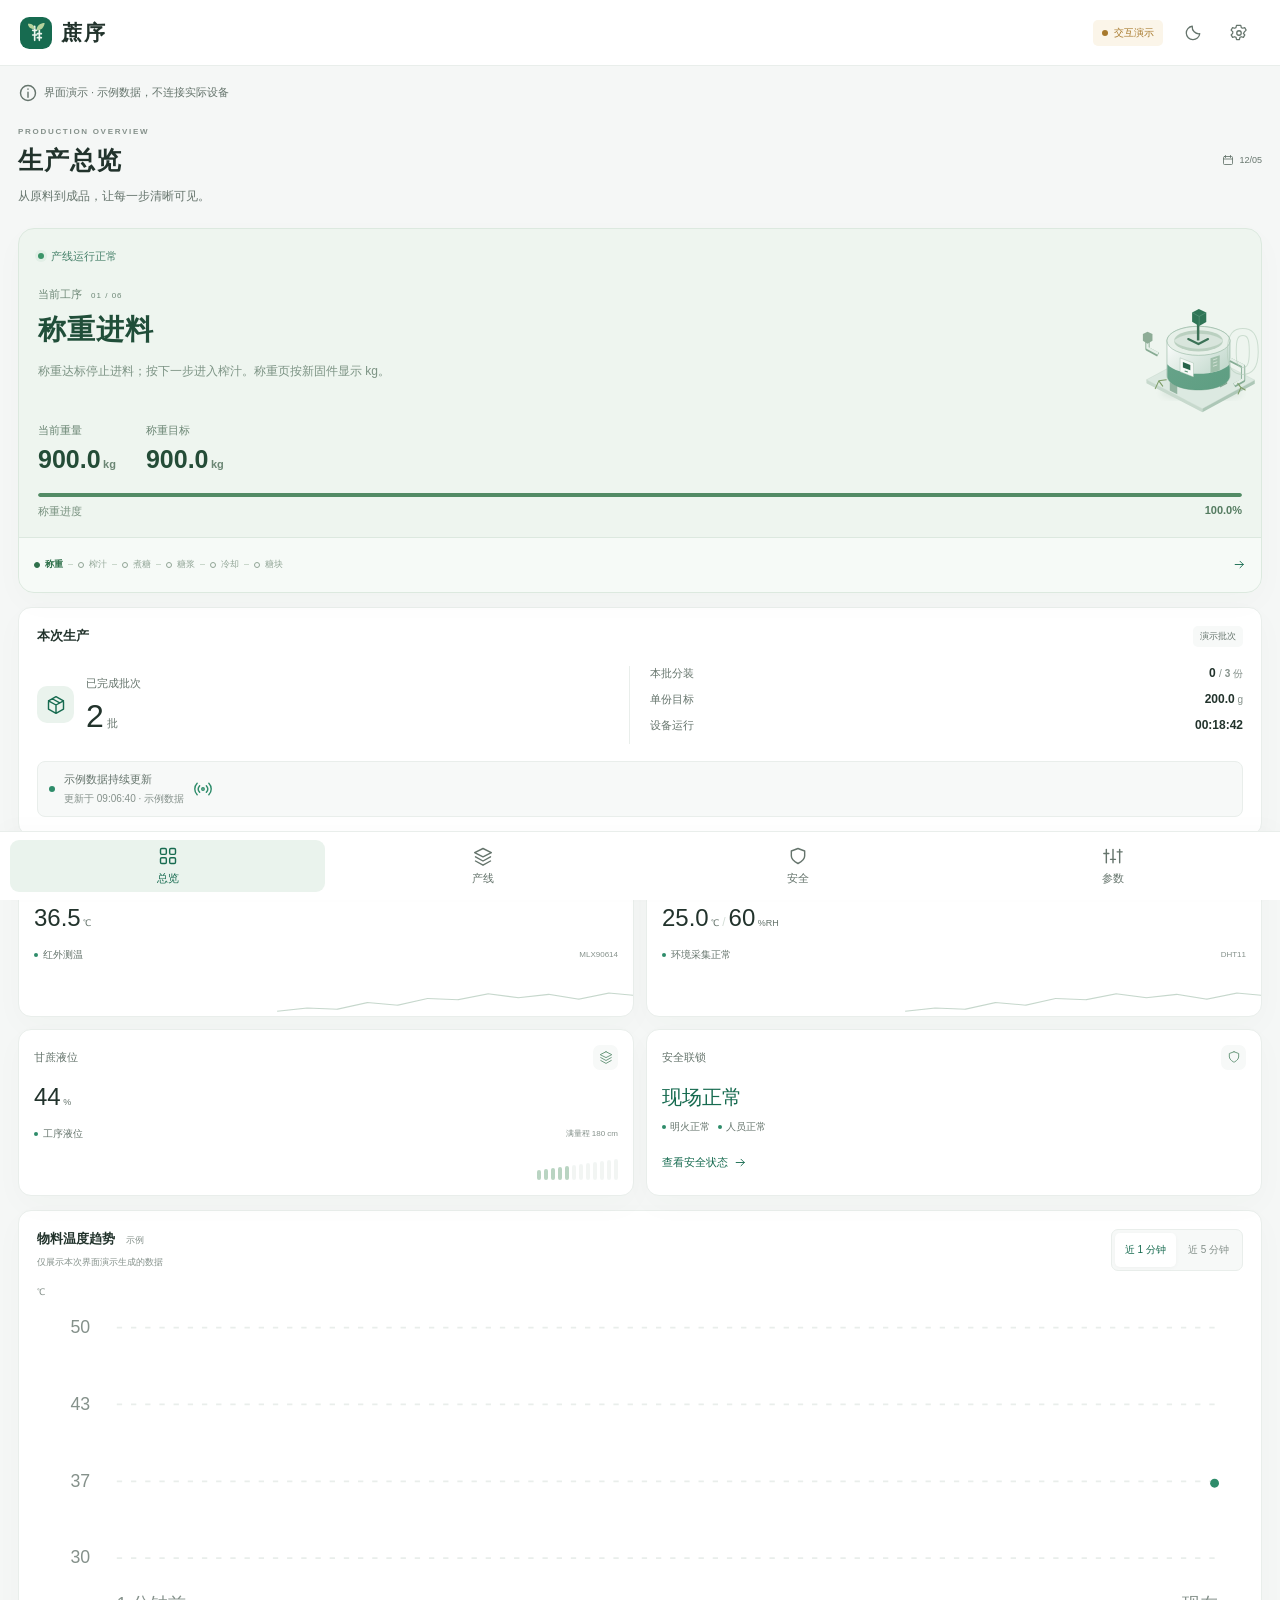
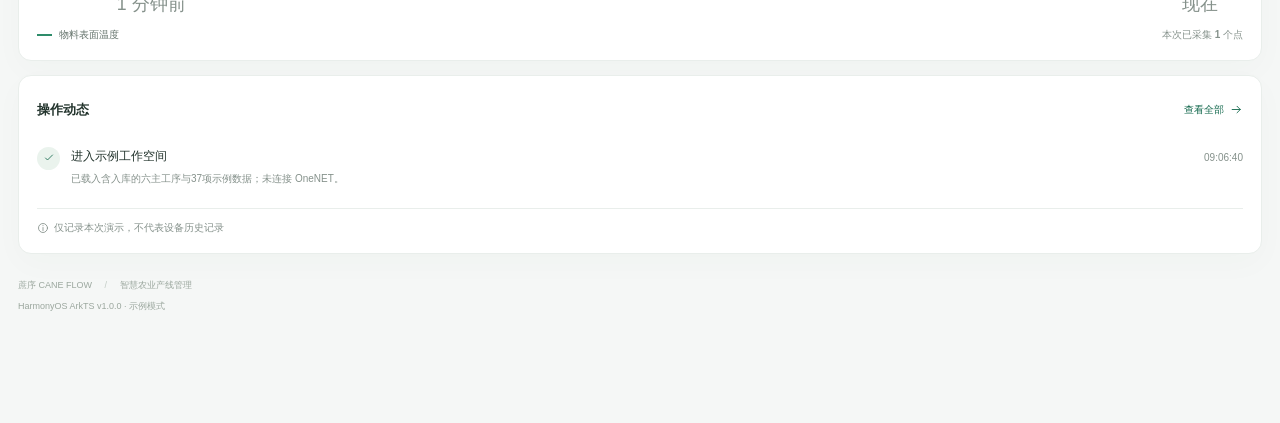
<file: harmony/ui-src/index.html>
<!doctype html>
<html lang="zh-CN">
<head>
  <meta charset="utf-8">
  <meta name="viewport" content="width=device-width,initial-scale=1,viewport-fit=cover">
  <meta name="color-scheme" content="light dark">
  <meta name="theme-color" content="#f5f7f6">
  <title>蔗序 · 鸿蒙上位机</title>
  <link rel="icon" href="./mark.svg" type="image/svg+xml">
  <link rel="stylesheet" href="./styles.css">
<meta http-equiv="Content-Security-Policy" content="default-src 'self' data:; script-src 'self' 'unsafe-inline'; style-src 'self' 'unsafe-inline'; img-src 'self' data:; connect-src 'none'; object-src 'none'; frame-src 'none'; base-uri 'none'; form-action 'none'">
</head>
<body>
  <div class="app-shell">
    <header class="topbar">
      <div class="mobile-brand"><img src="./mark.svg" alt="">蔗序</div>
      <div class="breadcrumb">甘蔗智能化管理 <span>/</span> <strong id="breadcrumb">生产总览</strong></div>
      <div class="top-actions"><span class="preview-pill"><span class="dot"></span>交互演示</span><button class="icon-button" id="theme-toggle" aria-label="切换深色模式" title="切换显示模式"><span data-icon="moon"></span></button><button class="icon-button" data-settings aria-label="打开设置"><span data-icon="settings"></span></button></div>
    </header>

    <main>
      <div class="preview-notice"><span data-icon="info"></span><span>当前为界面演示，所有数值与操作均为示例，未连接 OneNET 设备。</span><button data-settings>演示设置<span data-icon="arrow-right"></span></button></div>

      <section id="page-overview" class="page" aria-labelledby="overview-title">
        <div class="page-heading"><div><div class="eyebrow">PRODUCTION OVERVIEW</div><h1 id="overview-title">生产总览</h1><p>从原料到成品，让每一步清晰可见。</p></div><div class="heading-meta"><span data-icon="calendar"></span><span id="today"></span><span class="separator"></span><span>01 号产线</span></div></div>

        <div class="overview-top">
          <article class="production-card">
            <div class="production-copy"><div class="card-kicker"><span class="live-dot"></span><span data-bind="health">产线运行正常</span><span class="tag pale">六主工序联动</span></div><div class="stage-heading"><div><p class="small-label">当前工序 <span data-bind="stage-code">01 / 06</span></p><h2 data-bind="stage-name">称重进料</h2></div><span class="outline-number" data-bind="stage-number">01</span></div><p class="stage-description" data-bind="stage-description">称重达标后等待手动下一步，进入榨汁需再次继续运行。</p><div class="hero-metrics"><div><span>当前重量</span><strong><b data-value="weight_kg" data-digits="4">0.3240</b><small> <span data-unit="weight_kg">kg</span></small></strong></div><div><span>称重目标</span><strong><b data-value="weigh_target_kg" data-digits="4">0.5000</b><small> <span data-unit="weigh_target_kg">kg</span></small></strong></div></div><div class="weight-progress"><span id="weight-progress"></span></div><div class="progress-caption"><span>称重进度</span><strong id="weight-percent">64.8%</strong></div></div>
            <div class="production-visual" aria-hidden="true"><div class="visual-grid"></div><div class="visual-coordinate">CANE / PROCESS 01</div>
              <svg class="factory" viewBox="0 0 430 290" fill="none"><defs><linearGradient id="tank" x1="140" y1="80" x2="265" y2="225" gradientUnits="userSpaceOnUse"><stop stop-color="#fff"/><stop offset="1" stop-color="#bed6c9"/></linearGradient><linearGradient id="liquid" x1="170" y1="190" x2="260" y2="260"><stop stop-color="#4f9577"/><stop offset="1" stop-color="#1d654a"/></linearGradient><filter id="shadow"><feGaussianBlur stdDeviation="10"/></filter></defs><ellipse cx="224" cy="252" rx="115" ry="18" fill="#124930" opacity=".10" filter="url(#shadow)"/><path d="m69 215 150-80 156 81-148 81Z" fill="#dce9e1" stroke="#b9cdbf"/><path d="m69 215 158 82v10L69 225Z" fill="#c7d9cd"/><path d="m227 297 148-81v10l-148 81Z" fill="#adc7b7"/><path d="m135 202 21 11v43l-21-11Z" fill="#92b4a0"/><path d="m277 194 20-11v43l-20 11Z" fill="#7fa68f"/><path d="M127 105c0-23 40-41 89-41s89 18 89 41v98c0 23-40 41-89 41s-89-18-89-41Z" fill="url(#tank)" stroke="#87ad96" stroke-width="1.5"/><path d="M128 171v33c0 22 40 40 88 40s88-18 88-40v-33c-15 17-49 27-88 27s-73-10-88-27Z" fill="url(#liquid)" opacity=".85"/><ellipse cx="216" cy="105" rx="89" ry="41" fill="#e7f0e9" stroke="#87ad96" stroke-width="1.5"/><ellipse cx="216" cy="105" rx="69" ry="30" fill="#bad0c0"/><path d="M147 105c10-12 38-20 69-20s59 8 69 20c-10 13-38 22-69 22s-59-9-69-22Z" fill="#d8e5dc"/><path d="M215 39v65" stroke="#3c7257" stroke-width="7"/><path d="m187 100 29 14 27-14" stroke="#3c7257" stroke-width="6" stroke-linecap="round"/><path d="m198 25 19-10 21 10v27l-20 11-20-12Z" fill="#2f7556"/><path d="m198 25 20 11 20-11M218 36v27" stroke="#82b69a"/><path d="m306 159 36 18v40l-25 14" stroke="#85ac94" stroke-width="12" stroke-linejoin="round"/><path d="m306 156 36 18v40l-25 14" stroke="#e5efe8" stroke-width="7" stroke-linejoin="round"/><path d="M102 144 72 128v-25" stroke="#86aa92" stroke-width="12" stroke-linejoin="round"/><path d="M102 141 72 125v-25" stroke="#e5efe8" stroke-width="7" stroke-linejoin="round"/><path d="m59 86 13-7 14 7v19l-14 8-13-8Z" fill="#8dac96"/><path d="m164 153 38 15v39l-38-15Z" fill="#f7faf7" stroke="#8cae98"/><path d="m172 165 21 8v15l-21-8Z" fill="#276349"/><path d="m177 190 9 3" stroke="#599475" stroke-width="3"/><path d="m250 154 26-8v42l-26 8Z" fill="#9fbfaa"/><path d="m257 159 12-4m-12 13 12-4m-12 13 12-4" stroke="#e4eee6" stroke-width="2"/><path d="m94 240 10-22m0 0 11 15m-11-15 21-3" stroke="#7d9c67" stroke-width="3" stroke-linecap="round"/><path d="m328 255 8-18m0 0 12 7m-12-7-9-12" stroke="#7d9c67" stroke-width="3" stroke-linecap="round"/></svg>
              <span class="visual-callout top"><span class="dot"></span>感知 · 实时采集</span><span class="visual-callout bottom"><span data-icon="shield"></span>安全联锁保护</span>
            </div>
            <footer class="production-footer"><div class="pipeline-mini" id="pipeline-mini"></div><button class="text-button" data-page="production">查看产线<span data-icon="arrow-right"></span></button></footer>
          </article>

          <article class="panel batch-card"><div class="panel-title"><h2>本次生产</h2><span class="tag">演示批次</span></div><div class="batch-main"><div class="batch-icon" data-icon="package"></div><div><span class="small-label">已完成批次</span><strong><span data-value="batch_count">2</span><small> 批</small></strong></div></div><div class="batch-row"><span>本批分装</span><strong><b data-value="fill_count">0</b> <small>/ <b data-value="fill_total">3</b> 份</small></strong></div><div class="portion-dots" id="portion-dots"></div><div class="batch-row"><span>单份目标</span><strong><b data-value="fill_target_kg" data-digits="4">0.0250</b><small> <span data-unit="fill_target_kg">g</span></small></strong></div><div class="batch-row"><span>设备运行</span><strong id="uptime">00:18:42</strong></div><div class="connection-strip"><span class="dot"></span><div><strong>示例数据持续更新</strong><small id="sync-caption">每 3 秒更新 · 非云端数据</small></div><span data-icon="radio"></span></div></article>
        </div>

        <div class="metric-grid">
          <article class="metric-card"><div class="metric-top"><span>物料表面温度</span><i data-icon="thermometer"></i></div><strong><b data-value="object_temperature" data-digits="1">36.5</b><small> ℃</small></strong><div class="metric-caption"><span class="status-dot green"></span>红外测温 <span class="right-muted">MLX90614</span></div><div class="sparkline" data-spark="temp"></div></article>
          <article class="metric-card"><div class="metric-top"><span>入库环境温湿度</span><i data-icon="droplet"></i></div><strong><b data-value="air_temperature" data-digits="1">25.0</b><small> ℃</small><em>/</em><b data-value="air_humidity" data-digits="0">60</b><small> %RH</small></strong><div class="metric-caption"><span class="status-dot green"></span>环境采集正常 <span class="right-muted">DHT11</span></div><div class="sparkline" data-spark="air"></div></article>
          <article class="metric-card"><div class="metric-top"><span>甘蔗液位</span><i data-icon="layers"></i></div><strong><b data-value="hopper_level">44</b><small> %</small></strong><div class="metric-caption"><span class="status-dot green"></span>工序液位 <span class="right-muted">满量程 180 cm</span></div><div class="level-bars" aria-hidden="true"></div></article>
          <article class="metric-card"><div class="metric-top"><span>安全联锁</span><i data-icon="shield"></i></div><strong class="safety-word" data-bind="safety">现场正常</strong><div class="safety-chips"><span id="fire-chip"><span class="dot"></span>明火正常</span><span id="person-chip"><span class="dot"></span>人员正常</span></div><button class="text-button" data-page="alarms">查看安全状态<span data-icon="arrow-right"></span></button></article>
        </div>

        <div class="overview-bottom"><article class="panel trend-panel"><div class="panel-title"><div><h2>物料温度趋势 <small>示例</small></h2><p>仅展示本次界面演示生成的数据</p></div><div class="segmented" id="chart-period"><button data-period="60" class="active">近 1 分钟</button><button data-period="300">近 5 分钟</button></div></div><div class="chart-wrap"><div class="chart-unit">℃</div><svg id="trend-chart" viewBox="0 0 680 180" role="img" aria-label="本次演示的物料温度折线图"></svg><div id="chart-empty" hidden>等待本次演示采样</div></div><div class="chart-legend"><span class="legend-line"></span>物料表面温度<span class="muted">本次已采集 <b id="sample-count">1</b> 个点</span></div></article><article class="panel events-panel"><div class="panel-title"><h2>操作动态</h2><button class="text-button" data-page="alarms">查看全部<span data-icon="arrow-right"></span></button></div><div id="overview-events" class="event-list"></div><div class="events-note"><span data-icon="info"></span>仅记录本次演示，不代表设备历史记录</div></article></div>
      </section>

      <section id="page-production" class="page" hidden aria-labelledby="production-title"><div class="page-heading"><div><div class="eyebrow">PROCESS & CONTROL</div><h1 id="production-title">产线控制</h1><p>由你控制答辩节奏：按下一步才切换工序，冷却后进入糖块入库，再由现场手动开始下一批。</p></div><span class="tag large" data-bind="run-state">流程运行中</span></div><div class="panel process-panel"><div class="panel-title"><h2>六主工序进度</h2><span class="small-label">01 号产线</span></div><div class="stage-track" id="stage-track"></div></div><div class="production-layout"><article class="panel process-detail"><div class="panel-title"><h2 data-bind="stage-name">称重进料</h2><span class="tag pale">当前工序</span></div><p class="muted" data-bind="stage-description"></p><div class="process-reading"><span id="process-reading-label">当前净重</span><strong id="process-reading">0.3240 <small>kg</small></strong><p id="process-target">目标 0.5000 kg</p></div><div class="control-actions"><button class="button primary" id="run-button" data-command="toggle-run"><span data-icon="pause"></span>暂停流程</button><button class="button secondary" data-command="tare"><span data-icon="scale"></span>空载去皮</button><button class="button primary" id="advance-button" data-command="next-stage"><span data-icon="arrow-right"></span>下一步</button></div><div class="inline-note"><span data-icon="shield"></span>手动推进：达标不自动跳工序，进入榨汁后需再次继续运行；提纯开阀及入库下一批需现场操作。</div></article><article class="panel"><div class="panel-title"><h2>执行器反馈</h2><span class="tag">示例遥测</span></div><div id="actuators" class="actuator-list"></div><div class="inline-note">单风扇：运行时60%通风；煮糖>105℃或冷却>45℃时高速；暂停停转。</div></article></div><article class="panel command-panel"><div class="panel-title"><h2>最近操作回执</h2><span class="small-label">演示操作 · 不发送至实际设备</span></div><div id="command-status" class="command-status"><span data-icon="terminal"></span><div><strong>等待操作</strong><p>点击控制按钮后，查看请求与返回结果。</p></div></div></article><details class="panel telemetry-panel"><summary>全部设备数据 <span>37 项 · 按功能分组</span><i data-icon="chevron-down"></i></summary><div id="telemetry-groups"></div></details></section>

      <section id="page-alarms" class="page" hidden aria-labelledby="alarms-title"><div class="page-heading"><div><div class="eyebrow">SAFETY & EVENTS</div><h1 id="alarms-title">安全与报警</h1><p>报警触发自动进入本页，确认操作不会消除现场危险。</p></div><button class="button secondary" data-command="ack_alarm"><span data-icon="check"></span>确认报警</button></div><article class="safety-banner" id="safety-banner"><span class="safety-emblem" data-icon="shield-check"></span><div><h2 data-bind="safety">现场正常</h2><p id="safety-description">当前无安全联锁，保护逻辑持续生效。</p></div><span class="tag" id="alarm-count">0 项异常</span></article><div class="safety-grid" id="safety-grid"></div><article class="panel"><div class="panel-title"><h2>本次事件记录</h2><div class="segmented" id="event-filter"><button class="active" data-filter="all">全部</button><button data-filter="alarm">报警</button><button data-filter="command">操作</button></div></div><div id="all-events" class="event-list full-events"></div></article></section>

      <section id="page-parameters" class="page" hidden aria-labelledby="parameters-title"><div class="page-heading"><div><div class="eyebrow">TARGET PARAMETERS</div><h1 id="parameters-title">工艺参数</h1><p>暂停后可下发；称重以kg、分装以g显示，提交时自动换算云协议值。</p></div><span class="tag" id="parameter-lock">运行中锁定</span></div><form id="target-form" class="panel parameters-panel" novalidate><div class="panel-title"><h2>目标设定</h2><span class="small-label">4 项可配置参数</span></div><div class="parameter-fields"><label class="parameter-field"><span class="field-title"><i data-icon="scale"></i>进料称重目标</span><span class="number-field"><input id="weigh-target" name="weigh_target_kg" type="number" inputmode="decimal" min="100" max="3000" step="1" value="900"><span>kg</span></span><small>100～3000 kg · 步长 1 kg</small><span class="current-target">设备回报：<b data-value="weigh_target_kg" data-digits="4"></b> <span data-unit="weigh_target_kg">kg</span></span></label><label class="parameter-field"><span class="field-title"><i data-icon="package"></i>每份分装目标</span><span class="number-field"><input id="fill-target" name="fill_target_kg" type="number" inputmode="decimal" min="10" max="200" step="1" value="200"><span>g</span></span><small>10～200 g · 步长 1 g（上限固定）</small><span class="current-target">设备回报：<b data-value="fill_target_kg" data-digits="4"></b> <span data-unit="fill_target_kg">g</span></span></label><label class="parameter-field"><span class="field-title"><i data-icon="thermometer"></i>煮糖目标温度</span><span class="number-field"><input id="boil-target" name="boil_target_c" type="number" inputmode="numeric" min="20" max="200" step="1" value="102"><span>℃</span></span><small>20～200 ℃ · 步长 1 ℃</small><span class="current-target">设备回报：<b data-value="boil_target_c" data-digits="1"></b> ℃</span></label><label class="parameter-field"><span class="field-title"><i data-icon="snowflake"></i>冷却目标温度</span><span class="number-field"><input id="cool-target" name="cool_target_c" type="number" inputmode="numeric" min="10" max="90" step="1" value="45"><span>℃</span></span><small>10～90 ℃ · 步长 1 ℃</small><span class="current-target">设备回报：<b data-value="cool_target_c" data-digits="1"></b> ℃</span></label></div><div class="form-feedback" id="parameter-feedback" role="status">请先在产线页暂停流程，再修改目标值。</div><div class="form-footer"><button type="button" class="button secondary" id="restore-parameters">恢复设备当前值</button><button class="button primary" id="save-parameters" type="submit"><span data-icon="send"></span>下发目标参数</button></div></form><article class="panel parameter-explanation"><span data-icon="info"></span><div><h3>参数与安全规则</h3><p>提纯从45%下降至10%，需现场按PC13开启过滤阀；手机不提供未经固件支持的开阀命令。参数下发成功与设备遥测回报分开显示；界面不会把点击按钮当作设备已执行。</p><p>入料闸门、液体闸门与工艺电机按当前子步骤联动；工序达标后仍需手动按下一步。冷却风扇实际阈值固定45℃，冷却目标参数不会改变该阈值。分装上限固定200g，手机将目标限制为10～200g。</p></div></article></section>
      <footer class="app-footer"><span>蔗序 CANE FLOW <span class="footer-line">/</span> 智慧农业产线管理</span><span>HarmonyOS ArkTS v1.0.0 · 示例模式</span></footer>
    </main>
  </div>
  <nav class="bottom-nav" aria-label="移动端主导航"></nav>

  <dialog id="settings-dialog" class="settings-dialog"><div class="dialog-header"><div><div class="eyebrow">WORKSPACE SETTINGS</div><h2>显示与连接设置</h2></div><button class="icon-button" data-close="settings-dialog" aria-label="关闭设置"><span data-icon="x"></span></button></div><div class="dialog-body"><div class="settings-section"><h3>数据来源</h3><div class="source-card"><span class="source-icon" data-icon="monitor"></span><div><strong id="source-title">交互演示模式</strong><p id="source-detail">不连接实际设备，不发送云命令。</p></div><span class="tag pale" id="source-tag">演示</span></div><dl class="connection-details"><div><dt>目标云平台</dt><dd>OneNET</dd></div><div><dt>产品 / 设备</dt><dd id="device-label">F0v8J7x9tw / dev1</dd></div><div><dt>真实连接</dt><dd class="muted" id="real-status">尚未启用</dd></div></dl><p class="settings-note">无需注册账号。真实连接使用产品级临时 API token，由鸿蒙 HUKS 加密保存；设备密钥不写入网页或 HAP。</p></div><div class="settings-section"><button id="native-config" class="button primary reset-button">配置 OneNET 连接</button><button id="refresh-cloud" class="button secondary reset-button">刷新设备数据</button><h3 style="margin-top:24px">显示偏好</h3><div class="setting-row"><div><strong>深色模式</strong><p>仅改变手机显示，不修改设备屏幕</p></div><button class="switch" id="dark-switch" role="switch" aria-checked="false" aria-label="深色模式"></button></div><div class="setting-row"><div><strong>中文操作播报</strong><p>鸿蒙原生中文语音，开启后播报页面与操作</p></div><button class="switch" id="speech-switch" role="switch" aria-checked="false" aria-label="中文操作播报"></button></div></div><div class="settings-section" id="demo-tools"><h3>答辩演示工具</h3><p class="settings-note">以下操作仅改变本页面的示例数据。</p><div class="scenario-grid"><button data-scenario="normal"><span data-icon="shield-check"></span>恢复正常</button><button data-scenario="fire"><span data-icon="flame"></span>明火报警</button><button data-scenario="stale"><span data-icon="wifi-off"></span>数据过期</button><button data-scenario="timeout"><span data-icon="clock"></span>下次命令超时</button></div><div class="setting-row"><div><strong>工序演示</strong><p>切换示例工序以检查各页布局</p></div><button class="button secondary small" id="next-stage">下一工序<span data-icon="arrow-right"></span></button></div><button class="button secondary reset-button" id="reset-demo"><span data-icon="refresh"></span>重置本次演示</button></div></div><footer class="dialog-footer"><span>显示偏好保存在本机 · 无个人资料</span><button class="button primary small" data-close="settings-dialog">完成</button></footer></dialog>
  <dialog id="confirm-dialog" class="confirm-dialog"><div class="confirm-icon" data-icon="shield"></div><h2 id="confirm-title">确认操作</h2><p id="confirm-text"></p><div class="confirm-buttons"><button class="button secondary" data-close="confirm-dialog">取消</button><button class="button primary" id="confirm-action">确认</button></div></dialog>
  <div id="toast" class="toast" role="status" aria-live="polite"></div>
  <script src="./data-contract.js"></script>
  <script src="./device-profile.js"></script>
  <script src="./app.js"></script>
</body>
</html>
</file>
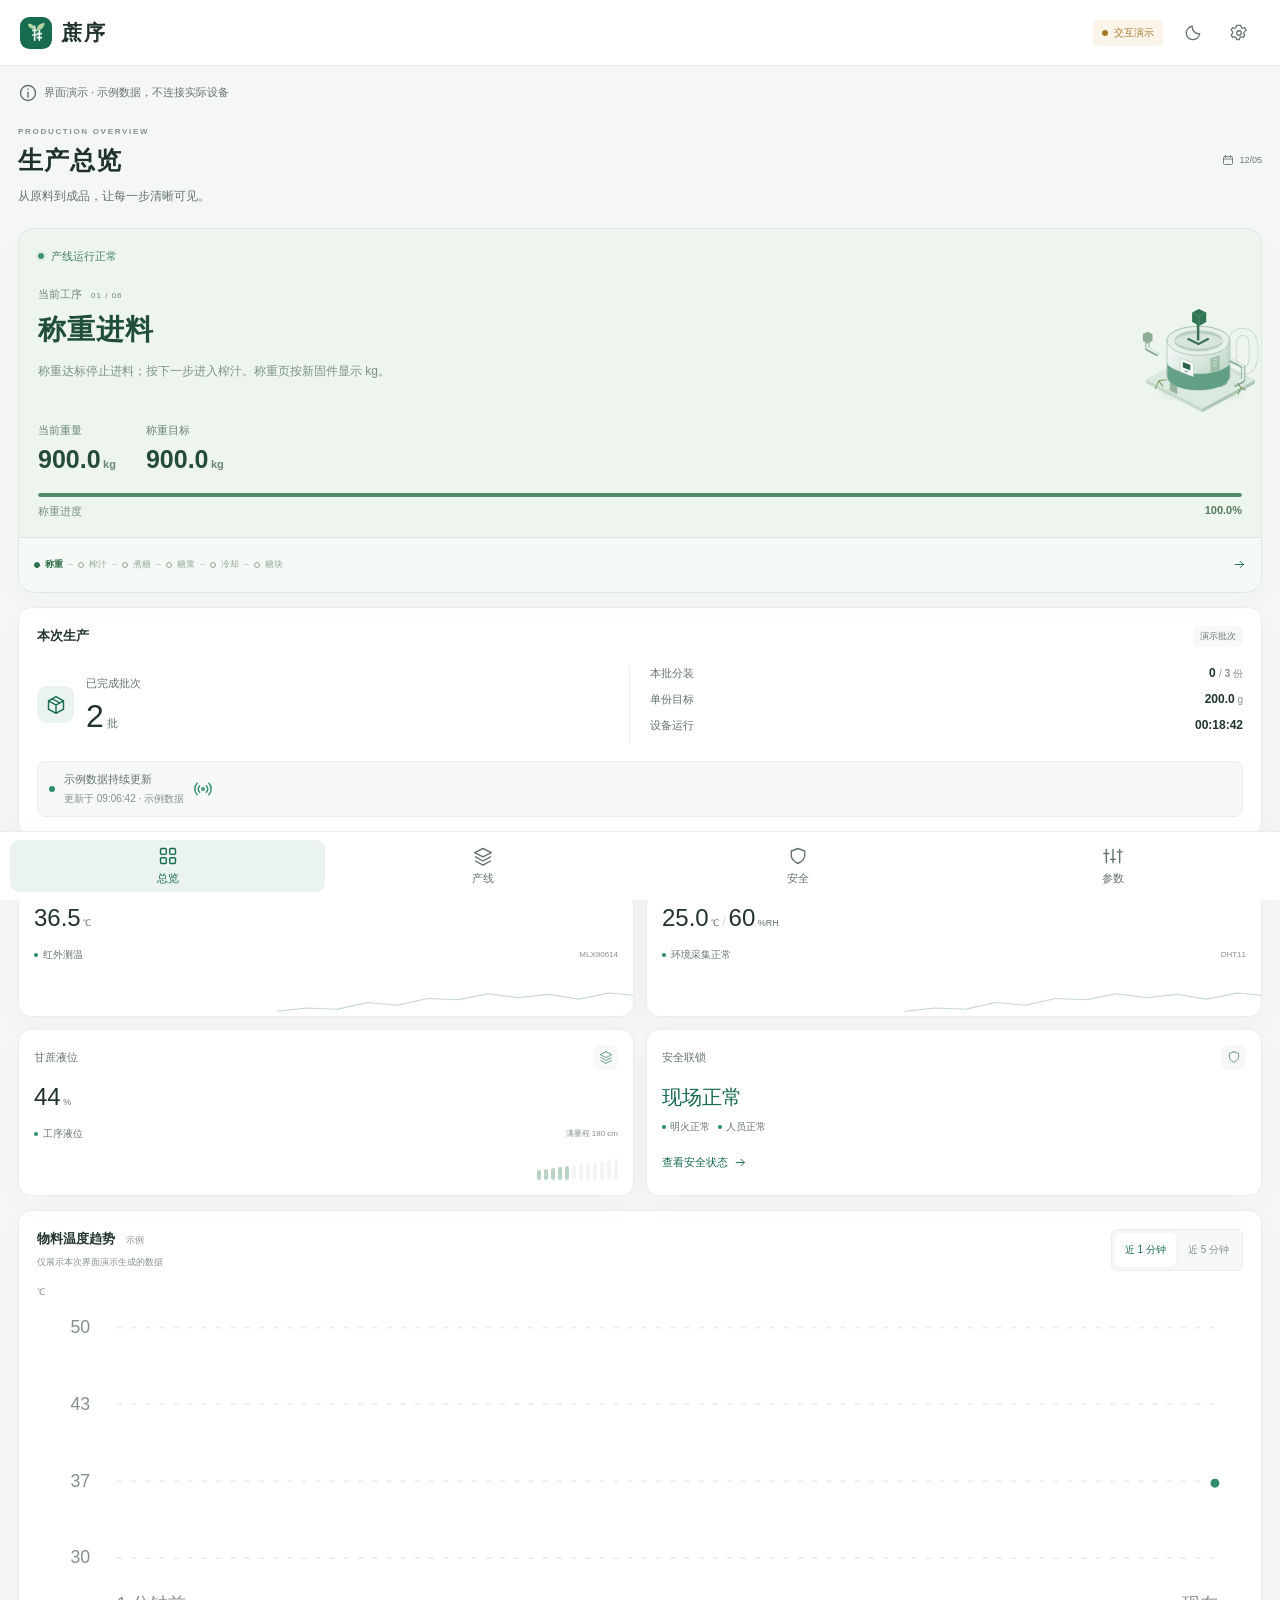
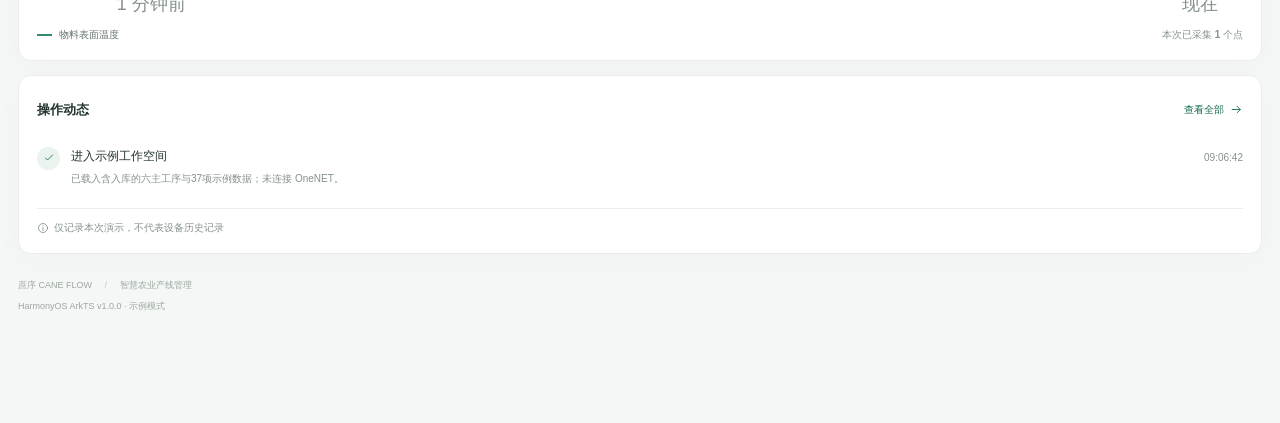
<file: harmony/entry/src/main/resources/rawfile/ui/index.html>
<!doctype html>
<html lang="zh-CN">
<head>
  <meta charset="utf-8">
  <meta name="viewport" content="width=device-width,initial-scale=1,viewport-fit=cover">
  <meta name="color-scheme" content="light dark">
  <meta name="theme-color" content="#f5f7f6">
  <title>蔗序 · 鸿蒙上位机</title>
  <link rel="icon" href="data:image/svg+xml,%3Csvg%20xmlns%3D%22http%3A%2F%2Fwww.w3.org%2F2000%2Fsvg%22%20viewBox%3D%220%200%2048%2048%22%20fill%3D%22none%22%3E%3Crect%20width%3D%2248%22%20height%3D%2248%22%20rx%3D%2214%22%20fill%3D%22%23176b50%22%2F%3E%3Cpath%20d%3D%22M22%2035V14m7%2021V20M19%2020h6m-6%207h6m1-2h6m-6%206h6%22%20stroke%3D%22%23ecf5ee%22%20stroke-width%3D%222.5%22%20stroke-linecap%3D%22round%22%2F%3E%3Cpath%20d%3D%22M22%2018c-8%200-10-5-10-8%207%200%2010%203%2010%208Zm3%202c0-8%206-11%2012-11-1%207-5%2011-12%2011Z%22%20fill%3D%22%23b5d39d%22%2F%3E%3C%2Fsvg%3E%0A" type="image/svg+xml">
  <style>
@charset "UTF-8";
:root{color-scheme:light;--bg:#f5f7f6;--surface:#fff;--surface2:#f7f9f8;--text:#22332c;--muted:#85918b;--secondary:#65746c;--line:#e9eeeb;--green:#176b50;--green2:#2e8c6a;--tint:#eaf3ed;--yellow:#a7792c;--yellow-bg:#fbf5e9;--red:#c4524e;--red-bg:#fceeed;--shadow:0 10px 32px #25453106;--radius:16px}
*{box-sizing:border-box}body{margin:0;background:var(--bg);color:var(--text);font-family:Inter,"Segoe UI","Microsoft YaHei",sans-serif;font-size:14px;-webkit-font-smoothing:antialiased}button,input{font:inherit}button,a,input{-webkit-tap-highlight-color:transparent}button{cursor:pointer}button{color:inherit}button:disabled{cursor:not-allowed;opacity:.48}a{color:inherit;text-decoration:none}button{border:0;background:none}button:focus-visible,a:focus-visible,summary:focus-visible{outline:3px solid #72aa8a;outline-offset:4px}button:hover:not(:disabled){filter:brightness(.97)}button:active:not(:disabled){transform:translateY(1px)}input:focus{outline:2px solid #8db9a2;outline-offset:2px}h1,h2,h3,p{margin:0}svg.icon{width:20px;height:20px;vertical-align:middle;flex-shrink:0;stroke-width:1.7}i{font-style:normal}strong,b{font-weight:600}small{font-size:12px}button .icon{pointer-events:none}[hidden]{display:none!important}
.sidebar{position:fixed;inset:0 auto 0 0;width:216px;padding:32px 20px 20px;background:var(--surface);border-right:1px solid var(--line);display:flex;flex-direction:column;z-index:30}.brand{display:flex;align-items:center;gap:11px;padding:0 12px}.brand img{height:42px;width:42px}.brand>span{font-size:24px;font-weight:650;letter-spacing:3px}.brand small{display:block;font-size:8px;letter-spacing:2.4px;font-weight:500;color:var(--muted);margin-top:2px}.rail-label{font-size:10px;letter-spacing:2px;color:var(--muted);margin:50px 16px 14px}.desktop-nav{display:grid;gap:8px}.nav-item{display:flex;align-items:center;gap:12px;border-radius:9px;padding:14px 16px;color:var(--secondary);font-size:13px;text-align:left;position:relative}.nav-item.active{color:var(--green);background:var(--tint);font-weight:650}.nav-item.active:before{position:absolute;left:-20px;top:17px;height:16px;width:3px;background:var(--green);content:"";border-radius:0 2px 2px 0}.nav-count{margin-left:auto;color:var(--red);font-size:11px}.sidebar-footer{margin-top:auto;padding:24px 12px 0;border-top:1px solid var(--line)}.connection-mark{font-size:11px;color:var(--secondary);display:flex;align-items:center;gap:7px}.dot{display:inline-block;width:6px;height:6px;border-radius:50%;background:currentColor;flex-shrink:0}.connection-mark>.dot{color:var(--green2)}.sidebar-footer p{font-size:10px;color:var(--muted);line-height:1.9;margin:10px 0 23px}.quiet{display:flex;gap:8px;align-items:center;font-size:11px;color:var(--secondary);padding:0}.quiet .icon{width:16px;height:16px}.app-shell{margin-left:216px}.topbar{height:76px;border-bottom:1px solid var(--line);display:flex;align-items:center;justify-content:space-between;padding:0 38px;background:var(--surface)}.breadcrumb{font-size:12px;color:var(--secondary)}.breadcrumb span{color:#c0c9c3;margin:0 15px}.breadcrumb strong{font-weight:500}.top-actions{display:flex;align-items:center;gap:13px}.preview-pill{font-size:10px;display:flex;align-items:center;gap:6px;padding:6px 9px;background:var(--yellow-bg);color:var(--yellow);border-radius:5px}.icon-button{display:grid;place-items:center;width:34px;height:34px;border-radius:8px;color:var(--secondary)}.avatar{height:32px;width:32px;background:var(--tint);color:var(--green);border-radius:50%;display:grid;place-items:center;font-size:12px;margin-left:9px}.mobile-brand,.bottom-nav{display:none}main{max-width:1590px;margin:0 auto;padding:22px 38px 0}.preview-notice{font-size:11px;display:flex;align-items:center;gap:8px;color:var(--secondary);margin-bottom:25px}.preview-notice>.icon{height:15px;width:15px;color:var(--yellow)}.preview-notice button{margin-left:auto;color:var(--green);display:flex;align-items:center;gap:5px;font-size:11px;padding:0}.preview-notice button .icon{height:13px;width:13px}.page-heading{display:flex;align-items:center;justify-content:space-between;margin:0 0 25px;gap:16px}.eyebrow{font-size:9px;letter-spacing:2px;color:var(--muted);font-weight:600;margin-bottom:8px}h1{font-size:26px;letter-spacing:1px;font-weight:650}.page-heading p{margin-top:9px;font-size:12px;color:var(--secondary)}.heading-meta{display:flex;align-items:center;gap:9px;color:var(--secondary);font-size:10px;align-self:flex-end;padding-bottom:5px}.heading-meta .icon{height:14px;width:14px}.separator{height:10px;width:1px;background:#ccd7d0;margin:0 4px}.panel{background:var(--surface);border:1px solid var(--line);border-radius:var(--radius);padding:23px;box-shadow:var(--shadow)}.panel-title{display:flex;align-items:center;justify-content:space-between;gap:10px}.panel-title h2{font-size:14px;font-weight:650}.panel-title p{color:var(--muted);font-size:10px;margin-top:7px}.panel-title h2 small{font-size:9px;color:var(--muted);font-weight:400;margin-left:7px}.tag{display:inline-flex;align-items:center;padding:4px 7px;background:var(--surface2);color:var(--secondary);border-radius:5px;font-size:9px;white-space:nowrap}.tag.pale{color:var(--green);background:var(--tint)}.tag.large{padding:8px 12px;font-size:11px}.small-label{font-size:10px;color:var(--secondary)}.overview-top{display:grid;grid-template-columns:minmax(0,2.45fr) minmax(225px,1fr);gap:20px}.production-card{position:relative;overflow:hidden;border:1px solid #dce9df;background:#eef5ef;border-radius:var(--radius);display:grid;grid-template-columns:1fr 1fr;box-shadow:var(--shadow)}.production-copy{padding:26px 0 28px 28px;position:relative;z-index:2}.card-kicker{display:flex;align-items:center;gap:7px;color:#46816a;font-size:10px;flex-wrap:wrap}.live-dot{display:inline-block;background:#3c9569;width:6px;height:6px;border-radius:50%;box-shadow:0 0 0 3px #3c956911;margin-right:2px}.card-kicker .tag{margin-left:6px;background:#e0ecdf;font-size:9px}.stage-heading{display:flex;align-items:center;justify-content:space-between;margin-top:27px}.stage-heading .small-label{color:#6e8877;font-size:10px}.stage-heading .small-label span{margin-left:8px;font-size:9px;letter-spacing:1px}.stage-heading h2{font-size:35px;letter-spacing:2px;margin-top:8px;color:#204e39;font-weight:600}.outline-number{font-size:65px;line-height:1;font-weight:650;color:transparent;-webkit-text-stroke:1px #b4cdbb;position:absolute;right:-36px;top:90px;opacity:.6}.stage-description{font-size:10px;color:#7c9384;margin-top:13px;line-height:1.8;max-width:265px}.hero-metrics{display:flex;gap:28px;margin-top:26px}.hero-metrics>div{display:flex;flex-direction:column;gap:7px}.hero-metrics span{font-size:9px;color:#6b8674}.hero-metrics strong{font-size:23px;font-variant-numeric:tabular-nums;color:#244c37;font-weight:550;white-space:nowrap}.hero-metrics b{font-weight:550}.hero-metrics small{font-size:11px;color:#78917f}.weight-progress{height:4px;border-radius:4px;background:#d7e5d9;margin-top:19px;max-width:265px;overflow:hidden}.weight-progress span{height:100%;display:block;background:#528b65;width:64.8%;border-radius:4px;transition:width .6s}.progress-caption{display:flex;justify-content:space-between;font-size:9px;max-width:265px;margin-top:7px;color:#78917f}.progress-caption strong{font-size:9px;color:#547b60}.production-visual{position:relative;min-height:310px;align-self:stretch}.factory{position:absolute;width:110%;height:93%;left:-5%;top:2%;overflow:visible}.visual-grid{position:absolute;inset:0;background-image:linear-gradient(30deg,#69896d08 1px,transparent 1px),linear-gradient(120deg,#69896d08 1px,transparent 1px);background-size:25px 25px;mask-image:radial-gradient(ellipse,#000,transparent 75%)}.visual-coordinate{position:absolute;top:28px;right:24px;color:#97b19e;font-size:8px;letter-spacing:2px}.visual-callout{display:flex;align-items:center;gap:7px;position:absolute;z-index:1;background:#fff9;backdrop-filter:blur(8px);border:1px solid #fff9;box-shadow:0 8px 20px #35563c05;padding:8px 10px;border-radius:6px;font-size:9px;color:#577d62}.visual-callout.top{top:70px;left:14px}.visual-callout.bottom{bottom:21px;right:21px}.visual-callout .icon{height:13px;width:13px}.production-footer{grid-column:1/-1;background:#ffffff75;border-top:1px solid #dce8df;display:flex;align-items:center;justify-content:space-between;padding:15px 24px;gap:10px}.pipeline-mini{display:flex;align-items:center;gap:11px;font-size:9px;color:#91a596}.pipeline-mini .step{display:flex;align-items:center;gap:5px;white-space:nowrap}.pipeline-mini .step.active{color:#2f704b;font-weight:600}.pipeline-mini .step:before{content:"";width:4px;height:4px;border:1px solid currentColor;border-radius:50%}.pipeline-mini .step.active:before{background:currentColor}.pipeline-mini .connector{width:12px;height:1px;background:#c9d7cb}.text-button{padding:0;color:var(--green);display:flex;align-items:center;gap:6px;white-space:nowrap;font-size:10px}.text-button .icon{height:13px;width:13px}.batch-card{display:flex;flex-direction:column}.batch-main{display:flex;gap:17px;align-items:center;margin:30px 0 25px}.batch-icon{width:48px;height:48px;background:var(--tint);color:var(--green);border-radius:12px;display:grid;place-items:center}.batch-icon .icon{width:24px;height:24px}.batch-main strong{display:block;font-size:36px;line-height:1.1;margin-top:8px;font-weight:500;font-variant-numeric:tabular-nums}.batch-main small{font-size:11px;color:var(--secondary);font-weight:400}.batch-row{display:flex;justify-content:space-between;align-items:center;margin-bottom:16px;font-size:11px;color:var(--secondary)}.batch-row strong{color:var(--text);font-size:13px;font-variant-numeric:tabular-nums}.batch-row small{color:var(--muted);font-weight:400;font-size:10px}.portion-dots{display:flex;gap:6px;margin-top:-3px;margin-bottom:22px}.portion-dots span{height:5px;flex:1;background:var(--line);border-radius:3px}.portion-dots span.done{background:var(--green2)}.connection-strip{margin-top:auto;background:var(--surface2);border:1px solid var(--line);border-radius:8px;padding:12px 10px;display:flex;align-items:center;gap:9px;color:var(--green2)}.connection-strip strong{display:block;font-size:10px;color:var(--secondary);font-weight:500}.connection-strip small{display:block;font-size:8px;color:var(--muted);margin-top:5px}.connection-strip>.icon{margin-left:auto;width:16px;height:16px}.metric-grid{display:grid;grid-template-columns:repeat(4,minmax(0,1fr));gap:17px;margin-top:20px}.metric-card{background:var(--surface);border:1px solid var(--line);border-radius:var(--radius);padding:19px 20px 16px;min-height:167px;position:relative;overflow:hidden;box-shadow:var(--shadow)}.metric-top{display:flex;justify-content:space-between;align-items:center;color:var(--secondary);font-size:11px}.metric-top i{width:29px;height:29px;display:grid;place-items:center;background:var(--surface2);border-radius:8px;color:#6e9a80}.metric-top .icon{height:16px;width:16px}.metric-card>strong{display:block;font-size:26px;line-height:1;margin-top:17px;position:relative;z-index:1;font-variant-numeric:tabular-nums;font-weight:500}.metric-card b{font-weight:500}.metric-card strong small{font-size:11px;color:var(--secondary)}.metric-card strong em{font-size:16px;margin:0 9px;font-style:normal;color:#d3ddd6;font-weight:400}.metric-caption{margin-top:19px;font-size:9px;display:flex;align-items:center;gap:5px;color:var(--secondary);position:relative;z-index:1}.status-dot{width:4px;height:4px;display:inline-block;border-radius:50%;background:var(--green2)}.right-muted{margin-left:auto;color:var(--muted);font-size:8px}.sparkline{position:absolute;right:-6px;bottom:0;left:50%;height:37px;opacity:.5}.sparkline svg{width:100%;height:100%}.level-bars{display:flex;gap:3px;position:absolute;bottom:16px;right:20px;height:22px;align-items:flex-end;opacity:.55}.level-bars span{width:5px;border-radius:2px;background:var(--line)}.level-bars span.on{background:#81b291}.metric-card>strong.safety-word{font-size:22px;color:var(--green);margin-top:19px}.safety-chips{display:flex;gap:10px;margin:16px 0 17px;color:var(--secondary);font-size:9px}.safety-chips>span{display:flex;gap:4px;align-items:center}.safety-chips .dot{height:4px;width:4px;color:var(--green2)}.safety-chips .danger{color:var(--red)}.safety-chips .danger .dot{color:var(--red)}.metric-card>.text-button{font-size:9px}.overview-bottom{display:grid;grid-template-columns:minmax(0,1.65fr) minmax(280px,1fr);gap:20px;margin-top:20px}.segmented{display:flex;align-items:center;padding:3px;border:1px solid var(--line);background:var(--surface2);border-radius:7px;gap:2px}.segmented button{border-radius:5px;color:var(--muted);font-size:9px;padding:5px 9px;white-space:nowrap}.segmented button.active{background:var(--surface);box-shadow:0 1px 4px #00000009;color:var(--green)}.chart-wrap{margin-top:15px;position:relative}.chart-unit{font-size:9px;color:var(--muted);margin-bottom:2px}.chart-wrap>svg{width:100%;display:block;min-height:146px}.chart-legend{display:flex;align-items:center;gap:7px;color:var(--secondary);font-size:9px;margin-top:8px}.legend-line{width:15px;height:2px;background:var(--green2)}.chart-legend .muted{margin-left:auto;font-size:8px}.muted{color:var(--muted)}.event-list{margin-top:21px}.event-item{display:flex;align-items:flex-start;gap:11px;position:relative;padding-bottom:21px}.event-item:not(:last-child):before{position:absolute;content:"";width:1px;background:var(--line);left:10px;top:22px;bottom:3px}.event-marker{border-radius:50%;background:var(--tint);color:var(--green);height:23px;width:23px;display:grid;place-items:center;flex-shrink:0}.event-marker .icon{width:12px;height:12px}.event-marker.alarm{background:var(--red-bg);color:var(--red)}.event-marker.warning{background:var(--yellow-bg);color:var(--yellow)}.event-item h3{font-size:11px;font-weight:500;line-height:1.6}.event-item p{font-size:9px;color:var(--muted);line-height:1.7;margin-top:4px}.event-time{font-size:8px;color:var(--muted);margin-left:auto;white-space:nowrap;line-height:22px}.events-note{font-size:8px;color:var(--muted);display:flex;align-items:center;gap:5px;border-top:1px solid var(--line);padding-top:12px;margin-top:auto}.events-note .icon{width:12px;height:12px}.events-panel{display:flex;flex-direction:column}.events-panel .event-list{max-height:188px;overflow:hidden}.app-footer{display:flex;justify-content:space-between;gap:10px;padding:24px 1px 21px;font-size:8px;color:#9ba79e}.footer-line{margin:0 10px;color:#c2cbc4}
.button{padding:12px 18px;display:inline-flex;align-items:center;justify-content:center;gap:8px;border-radius:8px;font-size:12px;font-weight:500;min-height:42px;transition:background .15s}.button .icon{height:16px;width:16px}.button.primary{background:var(--green);color:#fff;border:1px solid var(--green)}.button.secondary{border:1px solid var(--line);background:var(--surface);color:var(--secondary)}.button.small{min-height:34px;padding:8px 12px;font-size:10px}.process-panel{padding-bottom:27px}.stage-track{display:flex;gap:15px;margin-top:25px}.stage-node{flex:1;padding:17px;border-radius:10px;background:var(--surface2);position:relative;border:1px solid transparent}.stage-node.active{background:var(--tint);border-color:#cadfce}.stage-node .stage-index{font-size:11px;color:var(--muted);letter-spacing:1px}.stage-node h3{font-size:13px;margin-top:11px;font-weight:550}.stage-node p{font-size:9px;color:var(--muted);margin-top:7px}.stage-node.active .stage-index,.stage-node.active h3{color:var(--green)}.stage-node.active:after{content:"";position:absolute;right:14px;top:19px;width:6px;height:6px;border-radius:50%;background:var(--green2)}.production-layout{display:grid;grid-template-columns:1fr 1fr;gap:20px;margin-top:20px}.process-detail>.muted{font-size:11px;margin-top:13px;line-height:1.8}.process-reading{padding:31px 0;border-bottom:1px solid var(--line);margin-bottom:22px}.process-reading>span{font-size:11px;color:var(--secondary)}.process-reading strong{display:block;font-size:42px;margin-top:10px;font-weight:500;font-variant-numeric:tabular-nums;letter-spacing:-1px}.process-reading strong small{font-size:15px;color:var(--secondary);letter-spacing:0}.process-reading p{margin-top:9px;font-size:11px;color:var(--muted)}.control-actions{display:flex;gap:10px}.control-actions>.button{flex:1}.inline-note{font-size:10px;color:var(--muted);line-height:1.9;margin-top:18px;display:flex;gap:6px;align-items:flex-start}.inline-note>.icon{width:14px;height:14px;margin-top:3px}.actuator-list{margin-top:14px}.actuator-row{display:flex;gap:13px;align-items:center;padding:16px 0;border-bottom:1px solid var(--line)}.actuator-row:last-child{border:0}.actuator-icon{width:35px;height:35px;display:grid;place-items:center;border-radius:9px;background:var(--surface2);color:var(--muted)}.actuator-icon.on{color:var(--green);background:var(--tint)}.actuator-row h3{font-size:11px;font-weight:500}.actuator-row p{font-size:9px;color:var(--muted);margin-top:5px}.actuator-row>strong{font-size:15px;font-weight:500;margin-left:auto;white-space:nowrap}.actuator-row small{font-size:10px;color:var(--muted)}.command-panel{margin-top:20px}.command-status{margin-top:17px;background:var(--surface2);border:1px solid var(--line);border-radius:9px;padding:16px;display:flex;align-items:flex-start;gap:13px;color:var(--secondary)}.command-status strong{font-size:12px;font-weight:550}.command-status p{font-size:10px;line-height:1.8;margin-top:5px;overflow-wrap:anywhere}.command-status.error{background:var(--red-bg);color:var(--red)}.command-status.success{background:var(--tint);color:var(--green)}.telemetry-panel{margin-top:20px;padding:0}.telemetry-panel summary{cursor:pointer;display:flex;align-items:center;gap:10px;padding:22px;font-weight:600;font-size:13px;list-style:none}.telemetry-panel summary::-webkit-details-marker{display:none}.telemetry-panel summary span{margin-left:auto;font-size:10px;color:var(--muted);font-weight:400}.telemetry-panel summary .icon{height:16px;width:16px;color:var(--muted)}.telemetry-group{padding:0 22px 18px}.telemetry-group h3{font-size:12px;padding:17px 0;border-top:1px solid var(--line)}.telemetry-values{display:grid;grid-template-columns:repeat(3,1fr);gap:10px 30px}.telemetry-value{padding:10px 0;display:flex;flex-wrap:wrap;justify-content:space-between;gap:5px;font-size:11px;color:var(--secondary)}.telemetry-value strong{color:var(--text);font-variant-numeric:tabular-nums}.telemetry-value small{display:block;flex-basis:100%;font-size:9px;color:var(--muted);overflow-wrap:anywhere}.safety-banner{display:flex;align-items:center;gap:22px;border:1px solid #dce9df;border-radius:var(--radius);padding:26px;background:var(--tint);color:var(--green);margin-bottom:20px}.safety-emblem{width:56px;height:56px;display:grid;place-items:center;border:1px solid #c6dece;border-radius:50%;flex-shrink:0}.safety-emblem .icon{width:27px;height:27px}.safety-banner h2{font-size:21px}.safety-banner p{font-size:11px;margin-top:9px;line-height:1.8;opacity:.8}.safety-banner>.tag{margin-left:auto;background:#ffffff70;color:inherit;font-size:11px}.safety-banner.danger{background:var(--red-bg);border-color:#ebc8c5;color:var(--red)}.safety-banner.danger .safety-emblem{border-color:#ebc8c5}.safety-grid{display:grid;grid-template-columns:repeat(4,1fr);gap:15px;margin-bottom:20px}.safety-tile{border:1px solid var(--line);border-radius:12px;background:var(--surface);padding:21px}.safety-tile>.icon{color:var(--muted);height:20px;width:20px;margin-bottom:16px}.safety-tile h3{font-size:11px;font-weight:500;color:var(--secondary)}.safety-tile strong{font-size:19px;display:block;margin-top:12px;font-weight:500;color:var(--green)}.safety-tile p{font-size:10px;color:var(--muted);margin-top:9px;line-height:1.8}.safety-tile.danger strong{color:var(--red)}.full-events .event-item{padding-bottom:24px}.empty-events{padding:35px;text-align:center;color:var(--muted);font-size:12px}.parameter-fields{display:grid;grid-template-columns:1fr 1fr;gap:30px 40px;margin-top:28px}.field-title{display:flex;align-items:center;gap:8px;font-size:12px;margin-bottom:12px}.field-title .icon{width:16px;height:16px;color:var(--green)}.number-field{display:flex;align-items:center;background:var(--surface2);border:1px solid var(--line);border-radius:9px;padding-right:18px}.number-field>input{min-width:0;width:100%;padding:15px;border:0;border-radius:9px;background:transparent;color:var(--text);font-size:25px;font-weight:500;font-variant-numeric:tabular-nums}.number-field>span{color:var(--muted);font-size:12px}.parameter-field>small{font-size:10px;color:var(--muted);display:block;margin-top:10px}.current-target{font-size:10px;color:var(--secondary);display:block;margin-top:9px}.current-target b{font-weight:500}.form-feedback{margin-top:28px;padding:13px 15px;border-radius:8px;background:var(--yellow-bg);color:var(--yellow);font-size:11px;line-height:1.8}.form-feedback.error{background:var(--red-bg);color:var(--red)}.form-feedback.success{background:var(--tint);color:var(--green)}.form-footer{display:flex;justify-content:flex-end;gap:10px;border-top:1px solid var(--line);padding-top:20px;margin-top:22px}.parameter-explanation{margin-top:20px;display:flex;gap:14px;color:var(--secondary)}.parameter-explanation>.icon{width:19px;height:19px;flex-shrink:0}.parameter-explanation h3{font-size:12px;margin-bottom:10px}.parameter-explanation p{font-size:11px;line-height:1.9;margin-bottom:6px}
dialog{border:1px solid var(--line);color:var(--text);background:var(--surface);box-shadow:0 25px 100px #16352830;padding:0}dialog::backdrop{background:#10291c5c;backdrop-filter:blur(3px)}.settings-dialog{position:fixed;inset:18px 18px 18px auto;margin:0;width:450px;max-width:calc(100% - 36px);max-height:calc(100dvh - 36px);height:calc(100dvh - 36px);border-radius:18px}.settings-dialog[open]{display:flex;flex-direction:column}.dialog-header{padding:24px;display:flex;align-items:center;justify-content:space-between;border-bottom:1px solid var(--line)}.dialog-header h2{font-size:19px}.dialog-header .eyebrow{font-size:8px}.dialog-body{overflow:auto;padding:0 24px}.settings-section{padding:23px 0;border-bottom:1px solid var(--line)}.settings-section:last-child{border-bottom:0}.settings-section h3{font-size:12px;margin-bottom:16px}.source-card{display:flex;align-items:center;gap:11px;background:var(--tint);border:1px solid #d5e5da;padding:14px;border-radius:9px}.source-icon{color:var(--green)}.source-card strong{font-size:11px}.source-card p{font-size:10px;color:var(--secondary);margin-top:5px;line-height:1.7}.source-card .tag{margin-left:auto;background:var(--surface)}.connection-details{font-size:11px}.connection-details>div{display:flex;justify-content:space-between;margin-top:16px;gap:10px}.connection-details dt{color:var(--secondary)}.connection-details dd{margin:0;font-size:10px}.settings-note{font-size:10px;color:var(--muted);line-height:1.9;margin-top:15px}.setting-row{display:flex;align-items:center;justify-content:space-between;gap:15px;padding:13px 0}.setting-row strong{font-size:11px;font-weight:500}.setting-row p{font-size:9px;color:var(--muted);margin-top:6px;line-height:1.7}.switch{width:35px;height:21px;border-radius:20px;background:#d5ddd7;position:relative;flex-shrink:0;padding:0}.switch:after{content:"";position:absolute;width:15px;height:15px;border-radius:50%;background:white;top:3px;left:3px;transition:transform .2s;box-shadow:0 1px 3px #0001}.switch[aria-checked=true]{background:var(--green)}.switch[aria-checked=true]:after{transform:translateX(14px)}.scenario-grid{display:grid;grid-template-columns:1fr 1fr;gap:9px;margin-top:14px}.scenario-grid button{padding:13px 10px;background:var(--surface2);border:1px solid var(--line);border-radius:8px;font-size:10px;display:flex;align-items:center;gap:8px;text-align:left}.scenario-grid .icon{height:16px;width:16px;color:var(--secondary)}.reset-button{width:100%;margin-top:14px;min-height:36px;font-size:10px}.dialog-footer{padding:15px 24px;border-top:1px solid var(--line);margin-top:auto;display:flex;align-items:center;justify-content:space-between;gap:10px}.dialog-footer>span{font-size:9px;color:var(--muted)}.confirm-dialog{width:390px;max-width:calc(100% - 32px);border-radius:18px;padding:27px}.confirm-icon{width:43px;height:43px;background:var(--tint);display:grid;place-items:center;color:var(--green);border-radius:12px;margin-bottom:20px}.confirm-dialog h2{font-size:19px}.confirm-dialog p{font-size:12px;color:var(--secondary);line-height:1.9;margin-top:12px}.confirm-buttons{display:flex;gap:10px;margin-top:25px}.confirm-buttons .button{flex:1}.toast{position:fixed;left:calc(50% + 108px);bottom:30px;transform:translate(-50%,15px);color:#fff;background:#233f32;border:1px solid #5c8068;box-shadow:0 8px 35px #142b3020;padding:13px 20px;border-radius:10px;z-index:150;opacity:0;pointer-events:none;transition:opacity .15s,transform .15s;font-size:12px;max-width:calc(100vw - 34px);text-align:center;line-height:1.8}.toast.show{opacity:1;transform:translate(-50%,0)}
[data-theme=dark]{color-scheme:dark;--bg:#111b17;--surface:#19251e;--surface2:#1e2c23;--text:#deebe1;--muted:#81978a;--secondary:#a2b7a9;--line:#2b3a30;--green:#70bd94;--green2:#83c6a1;--tint:#253f30;--yellow:#d4b16e;--yellow-bg:#362f22;--red:#ee9990;--red-bg:#402a29;--shadow:none}[data-theme=dark] .button.primary{background:#3e8964;color:white;border-color:#3e8964}[data-theme=dark] .production-card{background:#253e2d;border-color:#37523d}[data-theme=dark] .stage-heading h2,[data-theme=dark] .hero-metrics strong{color:#d3e7d5}[data-theme=dark] .card-kicker,[data-theme=dark] .stage-description,[data-theme=dark] .stage-heading .small-label,[data-theme=dark] .hero-metrics span,[data-theme=dark] .progress-caption{color:#abc3ad}[data-theme=dark] .production-footer{background:#192a2080;border-color:#36523d}[data-theme=dark] .card-kicker .tag{background:#344e37;color:#bcd6b9}[data-theme=dark] .pipeline-mini .step.active{color:#b9d4b7}[data-theme=dark] .weight-progress{background:#425c47}[data-theme=dark] .weight-progress span{background:#9cc198}[data-theme=dark] .progress-caption strong{color:#c5dac1}[data-theme=dark] .factory{filter:brightness(.82)}[data-theme=dark] .visual-callout{background:#203d30d9;border-color:#46644e;color:#cfdfce}[data-theme=dark] .source-card,[data-theme=dark] .stage-node.active,[data-theme=dark] .safety-banner{border-color:#3a5741}[data-theme=dark] .safety-banner>.tag{background:#213628}
@media(min-width:1550px){main{padding-top:30px}.production-copy{padding:32px 0 30px 34px}.production-visual{min-height:350px}.stage-heading h2{font-size:39px}.stage-description{font-size:12px}.hero-metrics strong{font-size:29px}.hero-metrics{margin-top:30px}.batch-row{margin-bottom:20px}.metric-card{min-height:175px}}
@media(max-width:1230px){.sidebar{width:184px;padding-left:14px;padding-right:14px}.app-shell{margin-left:184px}.brand{padding-left:6px}.brand>span{font-size:22px}.brand img{height:38px;width:38px}.nav-item{padding:13px 12px}.nav-item.active:before{left:-14px}.topbar{padding:0 25px}main{padding:20px 25px 0}.overview-top{grid-template-columns:minmax(0,2.3fr) minmax(220px,1fr);gap:15px}.production-copy{padding-left:23px}.stage-heading h2{font-size:31px}.outline-number{display:none}.hero-metrics{gap:15px}.hero-metrics strong{font-size:21px}.production-visual{min-height:300px}.visual-coordinate{font-size:7px;right:13px}.visual-callout.top{left:5px;top:65px}.visual-callout.bottom{right:13px;bottom:35px}.metric-grid{gap:13px}.metric-card{padding:16px 16px}.metric-card>strong{font-size:23px}.metric-card strong em{margin:0 5px}.metric-top{font-size:10px}.metric-card strong small{font-size:9px}.right-muted{display:none}.pipeline-mini{gap:7px}.pipeline-mini .connector{width:7px}.production-footer{padding:15px 20px}.overview-bottom{gap:15px}.panel{padding:20px}.stage-track{gap:10px}.stage-node{padding:13px}.toast{left:calc(50% + 92px)}}
@media(max-width:1050px) and (min-width:761px){.overview-top{grid-template-columns:minmax(0,1fr) 220px}.production-card{grid-template-columns:1fr .65fr}.factory{width:145%;left:-36%;top:8%;height:90%}.visual-callout.top{left:-17px;top:62px;font-size:8px}.visual-coordinate{display:none}.production-copy{padding:23px 0 20px 20px}.hero-metrics{gap:17px}.hero-metrics strong{font-size:20px}.stage-description{max-width:215px}.production-footer{padding:14px 17px}.production-footer>.text-button{font-size:0}.production-footer>.text-button svg{width:16px;height:16px}.pipeline-mini{gap:5px;font-size:8px}.metric-grid{grid-template-columns:repeat(2,1fr)}.metric-card{min-height:152px}.overview-bottom{grid-template-columns:1fr}.chart-wrap>svg{max-height:230px}.events-panel .event-list{display:grid;grid-template-columns:1fr 1fr;gap:20px}.event-item:not(:last-child):before{display:none}.events-note{padding-top:14px}.production-layout{grid-template-columns:1fr}.telemetry-values{grid-template-columns:1fr 1fr}.safety-grid{grid-template-columns:repeat(2,1fr)}.stage-track{gap:7px}.stage-node{padding:13px 9px}.stage-node h3{font-size:11px}}
@media(min-width:0px){body{font-size:13px}.sidebar,.breadcrumb,.avatar{display:none}.app-shell{margin-left:0}.mobile-brand{display:flex;align-items:center;gap:9px;font-size:21px;font-weight:650;letter-spacing:2px}.mobile-brand img{width:32px;height:32px}.topbar{height:66px;padding:0 20px;position:sticky;top:0;z-index:25;background:var(--surface)}.top-actions{gap:4px}.preview-pill{font-size:9px;margin-right:5px}.top-actions .icon-button{width:30px;height:32px}.top-actions .icon{width:18px;height:18px}main{padding:17px 18px 85px}.preview-notice{font-size:9px;align-items:flex-start;line-height:1.8;margin-bottom:24px;gap:6px}.preview-notice>.icon{margin-top:2px;width:13px;height:13px}.preview-notice button{display:none}.page-heading{align-items:flex-start;gap:10px;margin-bottom:20px}.eyebrow{font-size:8px;letter-spacing:1.7px}h1{font-size:25px}.page-heading p{font-size:10px;line-height:1.8;margin-top:9px}.heading-meta{font-size:9px;gap:5px;align-self:flex-start;margin-top:27px}.heading-meta .separator,.heading-meta>span:last-child{display:none}.heading-meta .icon{width:12px;height:12px}.overview-top{grid-template-columns:1fr;gap:14px}.production-card{grid-template-columns:1fr .95fr}.production-copy{padding:21px 0 20px 19px}.card-kicker{font-size:9px;gap:5px;white-space:nowrap}.card-kicker .tag{display:none}.stage-heading{margin-top:26px}.stage-heading h2{font-size:29px;margin-top:9px}.stage-heading .small-label{font-size:9px}.stage-heading .small-label span{font-size:8px;margin-left:6px}.stage-description{font-size:9px;max-width:190px;margin-top:12px;line-height:1.9}.hero-metrics{gap:16px;margin-top:22px;position:relative;width:max-content;z-index:2}.hero-metrics strong{font-size:21px}.hero-metrics small{font-size:9px}.hero-metrics span{font-size:9px}.weight-progress,.progress-caption{width:164px}.production-visual{min-height:295px}.factory{width:150%;left:-28%;top:4%;height:91%}.visual-coordinate{top:25px;font-size:6px;right:11px;letter-spacing:1px}.visual-callout.top{top:67px;font-size:8px;left:-3px;padding:6px 8px}.visual-callout.bottom{bottom:25px;right:11px;font-size:8px;padding:6px 8px}.production-footer{padding:15px 18px}.pipeline-mini{font-size:8px;gap:6px}.pipeline-mini .connector{width:5px}.production-footer>.text-button{font-size:0;gap:0}.production-footer>.text-button>.icon{height:16px;width:16px}.batch-card{display:grid;grid-template-columns:1fr 1fr;padding:18px;gap:0 20px}.batch-card .panel-title{grid-column:1/-1;margin-bottom:19px}.batch-main{grid-row:2/5;margin:0;border-right:1px solid var(--line);gap:12px}.batch-main strong{font-size:32px}.batch-icon{width:37px;height:37px;border-radius:10px}.batch-icon .icon{width:20px;height:20px}.batch-main .small-label{font-size:9px}.batch-row{margin-bottom:11px;font-size:9px;gap:5px}.batch-row strong{font-size:12px}.portion-dots{display:none}.batch-row:last-of-type{margin-bottom:0}.connection-strip{grid-column:1/-1;margin-top:17px;padding:10px 11px}.connection-strip strong{font-size:9px}.connection-strip small{font-size:8px}.metric-grid{grid-template-columns:1fr 1fr;gap:12px;margin-top:14px}.metric-card{padding:15px;min-height:155px;border-radius:13px}.metric-top{font-size:10px;gap:3px}.metric-top i{width:25px;height:25px;border-radius:7px}.metric-top .icon{width:14px;height:14px}.metric-card>strong{font-size:23px;margin-top:15px;white-space:nowrap}.metric-card strong small{font-size:9px}.metric-card strong em{margin:0 3px;font-size:12px}.metric-caption{font-size:8px;margin-top:18px}.metric-card>strong.safety-word{font-size:20px;margin-top:17px}.safety-chips{font-size:8px;gap:9px;margin-top:13px;margin-bottom:13px;flex-wrap:wrap}.metric-card>.text-button{font-size:8px}.sparkline{left:42%;height:27px}.level-bars{height:15px;right:15px;bottom:15px}.level-bars span{width:4px}.overview-bottom{grid-template-columns:1fr;gap:14px;margin-top:14px}.panel{padding:18px;border-radius:13px}.panel-title h2{font-size:13px}.panel-title p{font-size:9px;line-height:1.7}.trend-panel .panel-title{gap:7px}.segmented button{padding:5px 7px;font-size:8px}.chart-wrap{margin-top:15px}.chart-wrap>svg{min-height:130px}.chart-legend{font-size:8px}.chart-legend .muted{font-size:7px}.events-panel .event-list{max-height:200px}.event-item h3{font-size:10px}.event-time{font-size:8px}.app-footer{font-size:8px;flex-direction:column;gap:8px;padding:25px 0 10px}.bottom-nav{position:fixed;inset:auto 0 0;display:grid;grid-template-columns:repeat(4,1fr);background:var(--surface);border-top:1px solid var(--line);padding:8px 10px calc(8px + env(safe-area-inset-bottom));z-index:40;box-shadow:0 -6px 25px #233a2e04}.bottom-nav .nav-item{display:flex;flex-direction:column;justify-content:center;gap:5px;font-size:9px;padding:6px 0;border-radius:9px}.bottom-nav .nav-item .icon{height:20px;width:20px}.bottom-nav .nav-item.active{background:var(--tint);font-weight:500}.nav-item.active:before{display:none}.nav-count{position:absolute;top:3px;right:28%;background:var(--red);color:#fff;min-width:12px;height:12px;line-height:12px;border-radius:10px;font-size:7px;text-align:center}.stage-track{display:flex;gap:6px;margin-top:19px;overflow:auto}.stage-node{padding:12px 8px;min-width:70px;border-radius:7px}.stage-node .stage-index{font-size:9px}.stage-node h3{font-size:10px;margin-top:10px;white-space:nowrap}.stage-node p{font-size:8px;margin-top:6px}.stage-node.active:after{width:4px;height:4px;right:8px;top:15px}.process-panel{padding:17px 13px}.process-panel .panel-title{padding:0 4px}.production-layout{grid-template-columns:1fr;gap:14px;margin-top:14px}.process-reading{padding:25px 0}.process-reading strong{font-size:37px}.process-detail>.muted{font-size:10px}.inline-note{font-size:9px}.command-panel{margin-top:14px}.command-panel .small-label{font-size:8px}.command-status{padding:13px;gap:10px}.command-status>.icon{width:17px;height:17px}.command-status strong{font-size:11px}.command-status p{font-size:9px}.telemetry-panel{padding:0;margin-top:14px}.telemetry-panel summary{padding:18px;font-size:12px;gap:5px}.telemetry-panel summary span{font-size:9px}.telemetry-values{grid-template-columns:1fr 1fr;gap:9px 19px}.telemetry-group{padding:0 18px 15px}.telemetry-value{font-size:10px}.telemetry-value small{font-size:8px}.safety-banner{padding:20px 16px;gap:13px;border-radius:13px;flex-wrap:wrap}.safety-emblem{width:43px;height:43px}.safety-emblem .icon{width:22px;height:22px}.safety-banner h2{font-size:18px}.safety-banner p{font-size:9px;max-width:225px}.safety-banner>.tag{font-size:9px;margin-left:56px;margin-top:-5px}.safety-grid{grid-template-columns:1fr 1fr;gap:12px;margin-bottom:14px}.safety-tile{padding:17px}.safety-tile strong{font-size:18px}.safety-tile p{font-size:9px}.page-heading>.button{font-size:10px;padding:8px 10px;min-height:35px;margin-top:20px;white-space:nowrap;gap:5px}.page-heading>.button .icon{width:13px;height:13px}.page-heading>.tag{font-size:9px;margin-top:25px}.parameter-fields{gap:24px 16px;margin-top:23px}.field-title{font-size:10px;gap:5px}.field-title .icon{height:14px;width:14px}.number-field{padding-right:11px}.number-field>input{padding:13px 10px;font-size:24px}.number-field>span{font-size:10px}.parameter-field>small{font-size:8px;line-height:1.8}.current-target{font-size:9px;line-height:1.8}.form-feedback{font-size:10px;margin-top:23px}.form-footer{gap:8px}.form-footer .button{padding:11px 13px;font-size:10px}.parameter-explanation{gap:10px}.parameter-explanation p{font-size:10px}.toast{left:50%;bottom:88px;font-size:11px;width:max-content}.settings-dialog{inset:auto 0 0;margin:0;width:100%;max-width:100%;height:auto;max-height:92dvh;border-radius:20px 20px 0 0}.dialog-header{padding:21px}.dialog-body{padding:0 21px}.dialog-footer{padding:15px 21px calc(15px + env(safe-area-inset-bottom))}.confirm-dialog{padding:25px}}
@media(max-width:365px){main{padding-left:13px;padding-right:13px}.production-copy{padding-left:15px}.hero-metrics strong{font-size:19px}.hero-metrics{gap:10px}.production-footer{padding:13px}.pipeline-mini{gap:4px;font-size:7px}.stage-heading h2{font-size:27px}.metric-card{padding:13px}.metric-card strong em{margin:0 2px}.metric-card>strong{font-size:20px}.metric-top{font-size:9px}.metric-top i{width:22px;height:22px}.safety-chips{gap:5px}.batch-card{gap:0 15px}.stage-node{min-width:66px}.parameter-fields{gap:22px 12px}}
@media(prefers-reduced-motion:reduce){*{scroll-behavior:auto!important;transition:none!important;animation:none!important}}

/* 鸿蒙手机优先：桌面预览保持同一手机布局，无桌面侧栏。 */
html{min-height:100%;background:var(--bg)}body{width:100%;max-width:480px;margin:0 auto;min-height:100dvh}.app-shell{width:100%}.topbar{width:100%}.bottom-nav{left:50%;right:auto;width:100%;max-width:480px;transform:translateX(-50%)}main{padding-bottom:100px}.settings-dialog{left:50%;right:auto;transform:translateX(-50%);max-width:480px;width:100%}.toast{left:50%}.button{min-height:46px}.icon-button,.top-actions .icon-button{width:42px;height:42px}.bottom-nav .nav-item{min-height:49px}.preview-pill{font-size:10px}.desktop-nav,.sidebar{display:none!important}.segmented button{min-height:34px;padding:7px 10px;font-size:10px}.scenario-grid button{min-height:47px;font-size:11px}.switch{width:42px;height:26px}.switch:after{width:20px;height:20px}.switch[aria-checked=true]:after{transform:translateX(16px)}.source-card strong,.setting-row strong{font-size:12px}.settings-note,.setting-row p{font-size:11px}.dialog-footer>span{font-size:10px}.page-heading>.button{min-height:44px}.button.small{min-height:42px}.text-button{min-height:32px}.event-item h3{font-size:12px}.event-item p{font-size:10px}.event-time{font-size:9px}.metric-caption{font-size:10px}.metric-top{font-size:11px}.metric-card>strong{font-size:24px}.safety-chips{font-size:10px;gap:8px}.preview-notice{font-size:11px}.stage-description{font-size:11px;max-width:190px}.hero-metrics span{font-size:10px}.progress-caption{font-size:10px}.batch-row{font-size:11px}.connection-strip strong{font-size:11px}.connection-strip small{font-size:10px}.chart-legend{font-size:10px}.events-note{font-size:10px}.telemetry-value{font-size:12px}.telemetry-value small{font-size:10px}.parameter-field>small,.current-target{font-size:10px}.form-feedback{font-size:12px}.parameter-explanation p{font-size:12px}.inline-note{font-size:11px}.page-heading p{font-size:12px}.safety-banner p{font-size:11px}.safety-tile p{font-size:11px}.command-status p{font-size:11px}.app-footer{font-size:9px}.production-footer{padding:11px 15px}.pipeline-mini{gap:5px;font-size:9px}.bottom-nav .nav-item{font-size:11px}.metric-card{min-height:167px}.number-field>input{font-size:23px;min-height:51px}.field-title{font-size:12px}.form-footer .button{font-size:11px}.source-card p{font-size:11px}.settings-dialog{max-height:94dvh}.danger-text{color:var(--red)!important}.stale-data [data-value]{opacity:.5}.stale-banner{color:var(--yellow)!important;background:var(--yellow-bg)!important}.loading-spin{animation:spin 1s linear infinite}@keyframes spin{to{transform:rotate(360deg)}}
@media(min-width:600px){body{box-shadow:0 0 0 1px var(--line),0 20px 100px #12322610}.settings-dialog{border:1px solid var(--line)}}
@media(max-width:365px){.metric-card>strong{font-size:21px}.hero-metrics strong{font-size:20px}.stage-description{font-size:10px}.pipeline-mini{font-size:8px;gap:4px}.metric-top{font-size:10px}.safety-chips{font-size:9px}.segmented button{padding:7px;font-size:9px}}
/* 总览主卡：插画只作辅助，文字与读数始终保留独立空间。 */
.production-card{grid-template-columns:1fr}.production-copy{padding:20px 19px 18px}.stage-heading{padding-right:100px;margin-top:23px}.stage-heading h2{font-size:28px;letter-spacing:1px;white-space:nowrap}.stage-description{max-width:calc(100% - 105px);font-size:12px;line-height:1.8;min-height:44px}.hero-metrics{width:100%;gap:30px;margin-top:18px}.hero-metrics strong{font-size:25px}.hero-metrics span{font-size:11px}.weight-progress,.progress-caption{width:100%;max-width:none}.production-visual{position:absolute;right:11px;top:56px;width:105px;height:140px;min-height:0;pointer-events:none}.factory{width:145%;height:100%;left:-22%;top:0}.visual-coordinate,.visual-callout,.visual-grid{display:none}.card-kicker{font-size:11px}.stage-heading .small-label{font-size:11px}.progress-caption,.progress-caption strong{font-size:11px}.batch-main .small-label{font-size:11px}.stage-node h3{font-size:12px}.stage-node p{font-size:10px}.command-status strong{font-size:13px}.chart-legend .muted{font-size:10px}.metric-card>.text-button{font-size:11px}.dialog-body{overscroll-behavior:contain}.event-time{font-size:10px}.connection-details{font-size:12px}
@media(max-width:365px){.production-copy{padding-left:15px;padding-right:15px}.stage-heading h2{font-size:26px}.hero-metrics strong{font-size:23px}.hero-metrics{gap:25px}.stage-description{max-width:calc(100% - 100px)}}

/* 鸿蒙全屏容器 */
body{max-width:none}.bottom-nav{max-width:none}.settings-dialog{max-width:600px}body{box-shadow:none}

/* 手机手动推进主操作占一整行，启停和去皮并列。 */
.control-actions{flex-wrap:wrap}.control-actions>button{flex:1}#advance-button{flex-basis:100%}

/* 新固件六主工序：手机保持紧凑且允许横向查看步骤。 */
.pipeline-mini{flex-wrap:wrap}.safety-tile strong{overflow-wrap:anywhere}.stage-description{max-width:none}.process-target{line-height:1.7}

.stage-node{min-width:96px;flex-shrink:0}.stage-node p{white-space:nowrap}.app-footer .footer-line{display:inline}

.stage-track{display:grid;grid-template-columns:repeat(3,minmax(0,1fr));overflow:visible}.stage-node{min-width:0}.stage-node h3{font-size:11px}.stage-node p{font-size:9px}

</style>
<meta http-equiv="Content-Security-Policy" content="default-src 'self' data:; script-src 'self' 'unsafe-inline'; style-src 'self' 'unsafe-inline'; img-src 'self' data:; connect-src 'none'; object-src 'none'; frame-src 'none'; base-uri 'none'; form-action 'none'">
</head>
<body>
  <div class="app-shell">
    <header class="topbar">
      <div class="mobile-brand"><img src="data:image/svg+xml,%3Csvg%20xmlns%3D%22http%3A%2F%2Fwww.w3.org%2F2000%2Fsvg%22%20viewBox%3D%220%200%2048%2048%22%20fill%3D%22none%22%3E%3Crect%20width%3D%2248%22%20height%3D%2248%22%20rx%3D%2214%22%20fill%3D%22%23176b50%22%2F%3E%3Cpath%20d%3D%22M22%2035V14m7%2021V20M19%2020h6m-6%207h6m1-2h6m-6%206h6%22%20stroke%3D%22%23ecf5ee%22%20stroke-width%3D%222.5%22%20stroke-linecap%3D%22round%22%2F%3E%3Cpath%20d%3D%22M22%2018c-8%200-10-5-10-8%207%200%2010%203%2010%208Zm3%202c0-8%206-11%2012-11-1%207-5%2011-12%2011Z%22%20fill%3D%22%23b5d39d%22%2F%3E%3C%2Fsvg%3E%0A" alt="">蔗序</div>
      <div class="breadcrumb">甘蔗智能化管理 <span>/</span> <strong id="breadcrumb">生产总览</strong></div>
      <div class="top-actions"><span class="preview-pill"><span class="dot"></span>交互演示</span><button class="icon-button" id="theme-toggle" aria-label="切换深色模式" title="切换显示模式"><span data-icon="moon"></span></button><button class="icon-button" data-settings aria-label="打开设置"><span data-icon="settings"></span></button></div>
    </header>

    <main>
      <div class="preview-notice"><span data-icon="info"></span><span>当前为界面演示，所有数值与操作均为示例，未连接 OneNET 设备。</span><button data-settings>演示设置<span data-icon="arrow-right"></span></button></div>

      <section id="page-overview" class="page" aria-labelledby="overview-title">
        <div class="page-heading"><div><div class="eyebrow">PRODUCTION OVERVIEW</div><h1 id="overview-title">生产总览</h1><p>从原料到成品，让每一步清晰可见。</p></div><div class="heading-meta"><span data-icon="calendar"></span><span id="today"></span><span class="separator"></span><span>01 号产线</span></div></div>

        <div class="overview-top">
          <article class="production-card">
            <div class="production-copy"><div class="card-kicker"><span class="live-dot"></span><span data-bind="health">产线运行正常</span><span class="tag pale">六主工序联动</span></div><div class="stage-heading"><div><p class="small-label">当前工序 <span data-bind="stage-code">01 / 06</span></p><h2 data-bind="stage-name">称重进料</h2></div><span class="outline-number" data-bind="stage-number">01</span></div><p class="stage-description" data-bind="stage-description">称重达标后等待手动下一步，进入榨汁需再次继续运行。</p><div class="hero-metrics"><div><span>当前重量</span><strong><b data-value="weight_kg" data-digits="4">0.3240</b><small> <span data-unit="weight_kg">kg</span></small></strong></div><div><span>称重目标</span><strong><b data-value="weigh_target_kg" data-digits="4">0.5000</b><small> <span data-unit="weigh_target_kg">kg</span></small></strong></div></div><div class="weight-progress"><span id="weight-progress"></span></div><div class="progress-caption"><span>称重进度</span><strong id="weight-percent">64.8%</strong></div></div>
            <div class="production-visual" aria-hidden="true"><div class="visual-grid"></div><div class="visual-coordinate">CANE / PROCESS 01</div>
              <svg class="factory" viewBox="0 0 430 290" fill="none"><defs><linearGradient id="tank" x1="140" y1="80" x2="265" y2="225" gradientUnits="userSpaceOnUse"><stop stop-color="#fff"/><stop offset="1" stop-color="#bed6c9"/></linearGradient><linearGradient id="liquid" x1="170" y1="190" x2="260" y2="260"><stop stop-color="#4f9577"/><stop offset="1" stop-color="#1d654a"/></linearGradient><filter id="shadow"><feGaussianBlur stdDeviation="10"/></filter></defs><ellipse cx="224" cy="252" rx="115" ry="18" fill="#124930" opacity=".10" filter="url(#shadow)"/><path d="m69 215 150-80 156 81-148 81Z" fill="#dce9e1" stroke="#b9cdbf"/><path d="m69 215 158 82v10L69 225Z" fill="#c7d9cd"/><path d="m227 297 148-81v10l-148 81Z" fill="#adc7b7"/><path d="m135 202 21 11v43l-21-11Z" fill="#92b4a0"/><path d="m277 194 20-11v43l-20 11Z" fill="#7fa68f"/><path d="M127 105c0-23 40-41 89-41s89 18 89 41v98c0 23-40 41-89 41s-89-18-89-41Z" fill="url(#tank)" stroke="#87ad96" stroke-width="1.5"/><path d="M128 171v33c0 22 40 40 88 40s88-18 88-40v-33c-15 17-49 27-88 27s-73-10-88-27Z" fill="url(#liquid)" opacity=".85"/><ellipse cx="216" cy="105" rx="89" ry="41" fill="#e7f0e9" stroke="#87ad96" stroke-width="1.5"/><ellipse cx="216" cy="105" rx="69" ry="30" fill="#bad0c0"/><path d="M147 105c10-12 38-20 69-20s59 8 69 20c-10 13-38 22-69 22s-59-9-69-22Z" fill="#d8e5dc"/><path d="M215 39v65" stroke="#3c7257" stroke-width="7"/><path d="m187 100 29 14 27-14" stroke="#3c7257" stroke-width="6" stroke-linecap="round"/><path d="m198 25 19-10 21 10v27l-20 11-20-12Z" fill="#2f7556"/><path d="m198 25 20 11 20-11M218 36v27" stroke="#82b69a"/><path d="m306 159 36 18v40l-25 14" stroke="#85ac94" stroke-width="12" stroke-linejoin="round"/><path d="m306 156 36 18v40l-25 14" stroke="#e5efe8" stroke-width="7" stroke-linejoin="round"/><path d="M102 144 72 128v-25" stroke="#86aa92" stroke-width="12" stroke-linejoin="round"/><path d="M102 141 72 125v-25" stroke="#e5efe8" stroke-width="7" stroke-linejoin="round"/><path d="m59 86 13-7 14 7v19l-14 8-13-8Z" fill="#8dac96"/><path d="m164 153 38 15v39l-38-15Z" fill="#f7faf7" stroke="#8cae98"/><path d="m172 165 21 8v15l-21-8Z" fill="#276349"/><path d="m177 190 9 3" stroke="#599475" stroke-width="3"/><path d="m250 154 26-8v42l-26 8Z" fill="#9fbfaa"/><path d="m257 159 12-4m-12 13 12-4m-12 13 12-4" stroke="#e4eee6" stroke-width="2"/><path d="m94 240 10-22m0 0 11 15m-11-15 21-3" stroke="#7d9c67" stroke-width="3" stroke-linecap="round"/><path d="m328 255 8-18m0 0 12 7m-12-7-9-12" stroke="#7d9c67" stroke-width="3" stroke-linecap="round"/></svg>
              <span class="visual-callout top"><span class="dot"></span>感知 · 实时采集</span><span class="visual-callout bottom"><span data-icon="shield"></span>安全联锁保护</span>
            </div>
            <footer class="production-footer"><div class="pipeline-mini" id="pipeline-mini"></div><button class="text-button" data-page="production">查看产线<span data-icon="arrow-right"></span></button></footer>
          </article>

          <article class="panel batch-card"><div class="panel-title"><h2>本次生产</h2><span class="tag">演示批次</span></div><div class="batch-main"><div class="batch-icon" data-icon="package"></div><div><span class="small-label">已完成批次</span><strong><span data-value="batch_count">2</span><small> 批</small></strong></div></div><div class="batch-row"><span>本批分装</span><strong><b data-value="fill_count">0</b> <small>/ <b data-value="fill_total">3</b> 份</small></strong></div><div class="portion-dots" id="portion-dots"></div><div class="batch-row"><span>单份目标</span><strong><b data-value="fill_target_kg" data-digits="4">0.0250</b><small> <span data-unit="fill_target_kg">g</span></small></strong></div><div class="batch-row"><span>设备运行</span><strong id="uptime">00:18:42</strong></div><div class="connection-strip"><span class="dot"></span><div><strong>示例数据持续更新</strong><small id="sync-caption">每 3 秒更新 · 非云端数据</small></div><span data-icon="radio"></span></div></article>
        </div>

        <div class="metric-grid">
          <article class="metric-card"><div class="metric-top"><span>物料表面温度</span><i data-icon="thermometer"></i></div><strong><b data-value="object_temperature" data-digits="1">36.5</b><small> ℃</small></strong><div class="metric-caption"><span class="status-dot green"></span>红外测温 <span class="right-muted">MLX90614</span></div><div class="sparkline" data-spark="temp"></div></article>
          <article class="metric-card"><div class="metric-top"><span>入库环境温湿度</span><i data-icon="droplet"></i></div><strong><b data-value="air_temperature" data-digits="1">25.0</b><small> ℃</small><em>/</em><b data-value="air_humidity" data-digits="0">60</b><small> %RH</small></strong><div class="metric-caption"><span class="status-dot green"></span>环境采集正常 <span class="right-muted">DHT11</span></div><div class="sparkline" data-spark="air"></div></article>
          <article class="metric-card"><div class="metric-top"><span>甘蔗液位</span><i data-icon="layers"></i></div><strong><b data-value="hopper_level">44</b><small> %</small></strong><div class="metric-caption"><span class="status-dot green"></span>工序液位 <span class="right-muted">满量程 180 cm</span></div><div class="level-bars" aria-hidden="true"></div></article>
          <article class="metric-card"><div class="metric-top"><span>安全联锁</span><i data-icon="shield"></i></div><strong class="safety-word" data-bind="safety">现场正常</strong><div class="safety-chips"><span id="fire-chip"><span class="dot"></span>明火正常</span><span id="person-chip"><span class="dot"></span>人员正常</span></div><button class="text-button" data-page="alarms">查看安全状态<span data-icon="arrow-right"></span></button></article>
        </div>

        <div class="overview-bottom"><article class="panel trend-panel"><div class="panel-title"><div><h2>物料温度趋势 <small>示例</small></h2><p>仅展示本次界面演示生成的数据</p></div><div class="segmented" id="chart-period"><button data-period="60" class="active">近 1 分钟</button><button data-period="300">近 5 分钟</button></div></div><div class="chart-wrap"><div class="chart-unit">℃</div><svg id="trend-chart" viewBox="0 0 680 180" role="img" aria-label="本次演示的物料温度折线图"></svg><div id="chart-empty" hidden>等待本次演示采样</div></div><div class="chart-legend"><span class="legend-line"></span>物料表面温度<span class="muted">本次已采集 <b id="sample-count">1</b> 个点</span></div></article><article class="panel events-panel"><div class="panel-title"><h2>操作动态</h2><button class="text-button" data-page="alarms">查看全部<span data-icon="arrow-right"></span></button></div><div id="overview-events" class="event-list"></div><div class="events-note"><span data-icon="info"></span>仅记录本次演示，不代表设备历史记录</div></article></div>
      </section>

      <section id="page-production" class="page" hidden aria-labelledby="production-title"><div class="page-heading"><div><div class="eyebrow">PROCESS & CONTROL</div><h1 id="production-title">产线控制</h1><p>由你控制答辩节奏：按下一步才切换工序，冷却后进入糖块入库，再由现场手动开始下一批。</p></div><span class="tag large" data-bind="run-state">流程运行中</span></div><div class="panel process-panel"><div class="panel-title"><h2>六主工序进度</h2><span class="small-label">01 号产线</span></div><div class="stage-track" id="stage-track"></div></div><div class="production-layout"><article class="panel process-detail"><div class="panel-title"><h2 data-bind="stage-name">称重进料</h2><span class="tag pale">当前工序</span></div><p class="muted" data-bind="stage-description"></p><div class="process-reading"><span id="process-reading-label">当前净重</span><strong id="process-reading">0.3240 <small>kg</small></strong><p id="process-target">目标 0.5000 kg</p></div><div class="control-actions"><button class="button primary" id="run-button" data-command="toggle-run"><span data-icon="pause"></span>暂停流程</button><button class="button secondary" data-command="tare"><span data-icon="scale"></span>空载去皮</button><button class="button primary" id="advance-button" data-command="next-stage"><span data-icon="arrow-right"></span>下一步</button></div><div class="inline-note"><span data-icon="shield"></span>手动推进：达标不自动跳工序，进入榨汁后需再次继续运行；提纯开阀及入库下一批需现场操作。</div></article><article class="panel"><div class="panel-title"><h2>执行器反馈</h2><span class="tag">示例遥测</span></div><div id="actuators" class="actuator-list"></div><div class="inline-note">单风扇：运行时60%通风；煮糖>105℃或冷却>45℃时高速；暂停停转。</div></article></div><article class="panel command-panel"><div class="panel-title"><h2>最近操作回执</h2><span class="small-label">演示操作 · 不发送至实际设备</span></div><div id="command-status" class="command-status"><span data-icon="terminal"></span><div><strong>等待操作</strong><p>点击控制按钮后，查看请求与返回结果。</p></div></div></article><details class="panel telemetry-panel"><summary>全部设备数据 <span>37 项 · 按功能分组</span><i data-icon="chevron-down"></i></summary><div id="telemetry-groups"></div></details></section>

      <section id="page-alarms" class="page" hidden aria-labelledby="alarms-title"><div class="page-heading"><div><div class="eyebrow">SAFETY & EVENTS</div><h1 id="alarms-title">安全与报警</h1><p>报警触发自动进入本页，确认操作不会消除现场危险。</p></div><button class="button secondary" data-command="ack_alarm"><span data-icon="check"></span>确认报警</button></div><article class="safety-banner" id="safety-banner"><span class="safety-emblem" data-icon="shield-check"></span><div><h2 data-bind="safety">现场正常</h2><p id="safety-description">当前无安全联锁，保护逻辑持续生效。</p></div><span class="tag" id="alarm-count">0 项异常</span></article><div class="safety-grid" id="safety-grid"></div><article class="panel"><div class="panel-title"><h2>本次事件记录</h2><div class="segmented" id="event-filter"><button class="active" data-filter="all">全部</button><button data-filter="alarm">报警</button><button data-filter="command">操作</button></div></div><div id="all-events" class="event-list full-events"></div></article></section>

      <section id="page-parameters" class="page" hidden aria-labelledby="parameters-title"><div class="page-heading"><div><div class="eyebrow">TARGET PARAMETERS</div><h1 id="parameters-title">工艺参数</h1><p>暂停后可下发；称重以kg、分装以g显示，提交时自动换算云协议值。</p></div><span class="tag" id="parameter-lock">运行中锁定</span></div><form id="target-form" class="panel parameters-panel" novalidate><div class="panel-title"><h2>目标设定</h2><span class="small-label">4 项可配置参数</span></div><div class="parameter-fields"><label class="parameter-field"><span class="field-title"><i data-icon="scale"></i>进料称重目标</span><span class="number-field"><input id="weigh-target" name="weigh_target_kg" type="number" inputmode="decimal" min="100" max="3000" step="1" value="900"><span>kg</span></span><small>100～3000 kg · 步长 1 kg</small><span class="current-target">设备回报：<b data-value="weigh_target_kg" data-digits="4"></b> <span data-unit="weigh_target_kg">kg</span></span></label><label class="parameter-field"><span class="field-title"><i data-icon="package"></i>每份分装目标</span><span class="number-field"><input id="fill-target" name="fill_target_kg" type="number" inputmode="decimal" min="10" max="200" step="1" value="200"><span>g</span></span><small>10～200 g · 步长 1 g（上限固定）</small><span class="current-target">设备回报：<b data-value="fill_target_kg" data-digits="4"></b> <span data-unit="fill_target_kg">g</span></span></label><label class="parameter-field"><span class="field-title"><i data-icon="thermometer"></i>煮糖目标温度</span><span class="number-field"><input id="boil-target" name="boil_target_c" type="number" inputmode="numeric" min="20" max="200" step="1" value="102"><span>℃</span></span><small>20～200 ℃ · 步长 1 ℃</small><span class="current-target">设备回报：<b data-value="boil_target_c" data-digits="1"></b> ℃</span></label><label class="parameter-field"><span class="field-title"><i data-icon="snowflake"></i>冷却目标温度</span><span class="number-field"><input id="cool-target" name="cool_target_c" type="number" inputmode="numeric" min="10" max="90" step="1" value="45"><span>℃</span></span><small>10～90 ℃ · 步长 1 ℃</small><span class="current-target">设备回报：<b data-value="cool_target_c" data-digits="1"></b> ℃</span></label></div><div class="form-feedback" id="parameter-feedback" role="status">请先在产线页暂停流程，再修改目标值。</div><div class="form-footer"><button type="button" class="button secondary" id="restore-parameters">恢复设备当前值</button><button class="button primary" id="save-parameters" type="submit"><span data-icon="send"></span>下发目标参数</button></div></form><article class="panel parameter-explanation"><span data-icon="info"></span><div><h3>参数与安全规则</h3><p>提纯从45%下降至10%，需现场按PC13开启过滤阀；手机不提供未经固件支持的开阀命令。参数下发成功与设备遥测回报分开显示；界面不会把点击按钮当作设备已执行。</p><p>入料闸门、液体闸门与工艺电机按当前子步骤联动；工序达标后仍需手动按下一步。冷却风扇实际阈值固定45℃，冷却目标参数不会改变该阈值。分装上限固定200g，手机将目标限制为10～200g。</p></div></article></section>
      <footer class="app-footer"><span>蔗序 CANE FLOW <span class="footer-line">/</span> 智慧农业产线管理</span><span>HarmonyOS ArkTS v1.0.0 · 示例模式</span></footer>
    </main>
  </div>
  <nav class="bottom-nav" aria-label="移动端主导航"></nav>

  <dialog id="settings-dialog" class="settings-dialog"><div class="dialog-header"><div><div class="eyebrow">WORKSPACE SETTINGS</div><h2>显示与连接设置</h2></div><button class="icon-button" data-close="settings-dialog" aria-label="关闭设置"><span data-icon="x"></span></button></div><div class="dialog-body"><div class="settings-section"><h3>数据来源</h3><div class="source-card"><span class="source-icon" data-icon="monitor"></span><div><strong id="source-title">交互演示模式</strong><p id="source-detail">不连接实际设备，不发送云命令。</p></div><span class="tag pale" id="source-tag">演示</span></div><dl class="connection-details"><div><dt>目标云平台</dt><dd>OneNET</dd></div><div><dt>产品 / 设备</dt><dd id="device-label">F0v8J7x9tw / dev1</dd></div><div><dt>真实连接</dt><dd class="muted" id="real-status">尚未启用</dd></div></dl><p class="settings-note">无需注册账号。真实连接使用产品级临时 API token，由鸿蒙 HUKS 加密保存；设备密钥不写入网页或 HAP。</p></div><div class="settings-section"><button id="native-config" class="button primary reset-button">配置 OneNET 连接</button><button id="refresh-cloud" class="button secondary reset-button">刷新设备数据</button><h3 style="margin-top:24px">显示偏好</h3><div class="setting-row"><div><strong>深色模式</strong><p>仅改变手机显示，不修改设备屏幕</p></div><button class="switch" id="dark-switch" role="switch" aria-checked="false" aria-label="深色模式"></button></div><div class="setting-row"><div><strong>中文操作播报</strong><p>鸿蒙原生中文语音，开启后播报页面与操作</p></div><button class="switch" id="speech-switch" role="switch" aria-checked="false" aria-label="中文操作播报"></button></div></div><div class="settings-section" id="demo-tools"><h3>答辩演示工具</h3><p class="settings-note">以下操作仅改变本页面的示例数据。</p><div class="scenario-grid"><button data-scenario="normal"><span data-icon="shield-check"></span>恢复正常</button><button data-scenario="fire"><span data-icon="flame"></span>明火报警</button><button data-scenario="stale"><span data-icon="wifi-off"></span>数据过期</button><button data-scenario="timeout"><span data-icon="clock"></span>下次命令超时</button></div><div class="setting-row"><div><strong>工序演示</strong><p>切换示例工序以检查各页布局</p></div><button class="button secondary small" id="next-stage">下一工序<span data-icon="arrow-right"></span></button></div><button class="button secondary reset-button" id="reset-demo"><span data-icon="refresh"></span>重置本次演示</button></div></div><footer class="dialog-footer"><span>显示偏好保存在本机 · 无个人资料</span><button class="button primary small" data-close="settings-dialog">完成</button></footer></dialog>
  <dialog id="confirm-dialog" class="confirm-dialog"><div class="confirm-icon" data-icon="shield"></div><h2 id="confirm-title">确认操作</h2><p id="confirm-text"></p><div class="confirm-buttons"><button class="button secondary" data-close="confirm-dialog">取消</button><button class="button primary" id="confirm-action">确认</button></div></dialog>
  <div id="toast" class="toast" role="status" aria-live="polite"></div>
  <script>
/* 与设备37项数据流一致，仅公开字段，无凭据。 */
window.CANE_DATA_CONTRACT = [
  {
    "name": "air_temperature",
    "description": "仓储温度",
    "unit_symbol": "℃",
    "value_type": "decimal",
    "group": "传感数据"
  },
  {
    "name": "air_humidity",
    "description": "仓储湿度",
    "unit_symbol": "%RH",
    "value_type": "decimal",
    "group": "传感数据"
  },
  {
    "name": "weight_kg",
    "description": "当前净重",
    "unit_symbol": "kg",
    "value_type": "decimal",
    "group": "传感数据"
  },
  {
    "name": "object_temperature",
    "description": "物料表面温度",
    "unit_symbol": "℃",
    "value_type": "decimal",
    "group": "传感数据"
  },
  {
    "name": "smoke_relative",
    "description": "烟雾相对信号",
    "unit_symbol": "%",
    "value_type": "int",
    "group": "传感数据"
  },
  {
    "name": "light_relative",
    "description": "相对照度",
    "unit_symbol": "%",
    "value_type": "int",
    "group": "传感数据"
  },
  {
    "name": "hopper_level",
    "description": "甘蔗液位",
    "unit_symbol": "%",
    "value_type": "int",
    "group": "传感数据"
  },
  {
    "name": "process_distance_mm",
    "description": "过程探头距离",
    "unit_symbol": "mm",
    "value_type": "int",
    "group": "传感数据"
  },
  {
    "name": "hall_adc",
    "description": "霍尔原始采样",
    "unit_symbol": "",
    "value_type": "int",
    "group": "传感数据"
  },
  {
    "name": "concentration_demo",
    "description": "杂质浓度",
    "unit_symbol": "%",
    "value_type": "int",
    "group": "传感数据"
  },
  {
    "name": "stage",
    "description": "当前实际工序",
    "unit_symbol": "",
    "value_type": "int",
    "group": "流程状态"
  },
  {
    "name": "running",
    "description": "流程运行状态",
    "unit_symbol": "",
    "value_type": "int",
    "group": "流程状态"
  },
  {
    "name": "fill_count",
    "description": "本批已完成份数",
    "unit_symbol": "份",
    "value_type": "int",
    "group": "流程状态"
  },
  {
    "name": "fill_total",
    "description": "本批目标份数",
    "unit_symbol": "份",
    "value_type": "int",
    "group": "流程状态"
  },
  {
    "name": "batch_count",
    "description": "完成批次数",
    "unit_symbol": "批",
    "value_type": "int",
    "group": "流程状态"
  },
  {
    "name": "tare_pending",
    "description": "分装等待去皮",
    "unit_symbol": "",
    "value_type": "int",
    "group": "流程状态"
  },
  {
    "name": "fire_detected",
    "description": "明火检测",
    "unit_symbol": "",
    "value_type": "int",
    "group": "安全与有效性"
  },
  {
    "name": "person_detected",
    "description": "危险区人员检测",
    "unit_symbol": "",
    "value_type": "int",
    "group": "安全与有效性"
  },
  {
    "name": "process_alarm",
    "description": "工序报警码",
    "unit_symbol": "",
    "value_type": "int",
    "group": "安全与有效性"
  },
  {
    "name": "environment_faults",
    "description": "环境故障位图",
    "unit_symbol": "",
    "value_type": "int",
    "group": "安全与有效性"
  },
  {
    "name": "process_faults",
    "description": "过程故障位图",
    "unit_symbol": "",
    "value_type": "int",
    "group": "安全与有效性"
  },
  {
    "name": "environment_valid",
    "description": "环境采样有效位图",
    "unit_symbol": "",
    "value_type": "int",
    "group": "安全与有效性"
  },
  {
    "name": "process_valid",
    "description": "过程采样有效位图",
    "unit_symbol": "",
    "value_type": "int",
    "group": "安全与有效性"
  },
  {
    "name": "feeder_on",
    "description": "进料使能",
    "unit_symbol": "",
    "value_type": "int",
    "group": "执行器状态"
  },
  {
    "name": "valve_open",
    "description": "分装阀开启",
    "unit_symbol": "",
    "value_type": "int",
    "group": "执行器状态"
  },
  {
    "name": "stir_setting",
    "description": "工艺电机设定",
    "unit_symbol": "%",
    "value_type": "int",
    "group": "执行器状态"
  },
  {
    "name": "process_fan_percent",
    "description": "单风扇实际输出",
    "unit_symbol": "%",
    "value_type": "int",
    "group": "执行器状态"
  },
  {
    "name": "warehouse_fan_percent",
    "description": "旧通风兼容字段（非第二只风扇）",
    "unit_symbol": "%",
    "value_type": "int",
    "group": "执行器状态"
  },
  {
    "name": "lamp_on",
    "description": "工作照明使能",
    "unit_symbol": "",
    "value_type": "int",
    "group": "执行器状态"
  },
  {
    "name": "weigh_target_kg",
    "description": "称重目标",
    "unit_symbol": "kg",
    "value_type": "decimal",
    "group": "目标参数"
  },
  {
    "name": "fill_target_kg",
    "description": "每份分装目标",
    "unit_symbol": "kg",
    "value_type": "decimal",
    "group": "目标参数"
  },
  {
    "name": "boil_target_c",
    "description": "煮糖目标温度",
    "unit_symbol": "℃",
    "value_type": "decimal",
    "group": "目标参数"
  },
  {
    "name": "cool_target_c",
    "description": "冷却目标温度",
    "unit_symbol": "℃",
    "value_type": "decimal",
    "group": "目标参数"
  },
  {
    "name": "concentration_limit",
    "description": "杂质浓度目标",
    "unit_symbol": "%",
    "value_type": "int",
    "group": "目标参数"
  },
  {
    "name": "uptime_s",
    "description": "设备运行秒数",
    "unit_symbol": "s",
    "value_type": "int",
    "group": "链路诊断"
  },
  {
    "name": "sample_seq",
    "description": "报告序号",
    "unit_symbol": "",
    "value_type": "int",
    "group": "链路诊断"
  },
  {
    "name": "firmware_version",
    "description": "固件版本",
    "unit_symbol": "",
    "value_type": "string",
    "group": "链路诊断"
  }
];

</script>
  <script>
/* 适配用户 2026-10-30 固件。云字段保留原值，只在显示与参数提交边界换算。 */
(() => {
  'use strict';
  const mass = key => ['weight_kg','weigh_target_kg','fill_target_kg'].includes(key);
  const profile = {
    display(key, value) { return typeof value === 'number' && mass(key) ? value * 1000 : value; },
    wire(key, value) { return mass(key) ? value / 1000 : value; },
    unit(key, stage, fallback='') { return key === 'fill_target_kg' || (key === 'weight_kg' && stage === 4) ? 'g' : mass(key) ? 'kg' : fallback; },
    digits(key, fallback=0) { return mass(key) ? 1 : fallback; },
    interlocked(v) { return Boolean(v.fire_detected || v.person_detected || (v.environment_faults & ~512) || v.process_faults); },
    alarmKey(v) { return [v.fire_detected||0,v.person_detected||0,v.environment_faults||0,v.process_faults||0,v.process_alarm||0].join('/'); },
    hasAlarm(v) { return Boolean(v.fire_detected || v.person_detected || v.environment_faults || v.process_faults || v.process_alarm); },
    next(stage) { return ({1:2,2:6,6:3,3:4,4:5,5:7,7:1})[stage] || 1; },
    main(stage) { return stage === 6 ? 2 : stage === 7 ? 6 : stage === 8 ? 6 : stage; },
    alarm(v) {
      const code = v.process_alarm;
      if (!code) return '无工序报警';
      if (code === 1) return ({1:'称重超重',2:'杂质浓度超限',6:'浑浊度超限，请现场过滤',3:'煮糖温度过高',4:'分装超重，超过200 g上限'})[v.stage] || '工序超过上限';
      if (code === 2) return ({1:'称重不足',3:'煮糖温度偏低',4:'分装偏少',5:'冷却未达标'})[v.stage] || '工序低于目标';
      return ({3:'工序采样故障',4:'本工序超时',5:'现场安全联锁'})[code] || `工序报警 ${code}`;
    }
  };
  if (typeof module !== 'undefined') module.exports = profile;
  else window.CaneDeviceProfile = profile;
})();

</script>
  <script>
/* 鸿蒙手机界面：演示数据与原生真实云采样分开，控制经原生白名单发送。 */
(() => {
  'use strict';
  const $ = s => document.querySelector(s);
  const $$ = s => [...document.querySelectorAll(s)];
  const icons = {
    grid:'<rect x="3" y="3" width="7" height="7" rx="1.5"/><rect x="14" y="3" width="7" height="7" rx="1.5"/><rect x="3" y="14" width="7" height="7" rx="1.5"/><rect x="14" y="14" width="7" height="7" rx="1.5"/>',
    layers:'<path d="m12 3 10 5-10 5L2 8 12 3Zm-9 10 9 5 9-5M3 18l9 5 9-5"/>',
    shield:'<path d="m12 3 8 3v6c0 5-8 9-8 9s-8-4-8-9V6l8-3Z"/>',
    'shield-check':'<path d="m12 3 8 3v6c0 5-8 9-8 9s-8-4-8-9V6l8-3Z"/><path d="m8 12 3 3 5-6"/>',
    sliders:'<path d="M4 4v16M12 4v16M20 4v16M1 9h6m2 7h6m2-9h6"/>',
    settings:'<path d="m9 3-.7 3-2 .9-2.7-.9-2 3.5L4 12l-.4 2.2-2 1.9 2 3.5 2.8-.9 2 .9.7 3h4l.7-3 2-.9 2.8.9 2-3.5-2-1.9L20 12l2.4-2.5-2-3.5-2.7.9-2-.9-.7-3H9Z" transform="translate(0 -1) scale(.96)"/><circle cx="12" cy="12" r="3"/>',
    moon:'<path d="M21 13a9 9 0 0 1-10-10 9 9 0 1 0 10 10Z"/>',
    sun:'<circle cx="12" cy="12" r="4"/><path d="M12 1v2m0 18v2M1 12h2m18 0h2M4 4l2 2m12 12 2 2M4 20l2-2M18 6l2-2"/>',
    info:'<circle cx="12" cy="12" r="9"/><path d="M12 11v6m0-10v.5"/>',
    'arrow-right':'<path d="M4 12h15m-6-6 6 6-6 6"/>',
    calendar:'<rect x="3" y="5" width="18" height="16" rx="2"/><path d="M7 3v4m10-4v4M3 10h18"/>',
    package:'<path d="m12 2 9 5v10l-9 5-9-5V7l9-5Zm0 10 9-5M12 12 3 7m9 5v10M7.5 4.5l9 5"/>',
    radio:'<path d="M5 5a10 10 0 0 0 0 14M19 5a10 10 0 0 1 0 14M8 8a6 6 0 0 0 0 8m8-8a6 6 0 0 1 0 8"/><circle cx="12" cy="12" r="1.5"/>',
    thermometer:'<path d="M9 14V5a3 3 0 0 1 6 0v9a5 5 0 1 1-6 0Z"/><path d="M12 8v9"/>',
    droplet:'<path d="M12 2s8 9 8 13a8 8 0 0 1-16 0c0-4 8-13 8-13Z"/>',
    scale:'<path d="M12 3v18M5 21h14M3 7h18M6 7l-4 8h8L6 7Zm12 0-4 8h8l-4-8Z"/>',
    pause:'<path d="M8 5v14M16 5v14" stroke-width="4"/>',
    play:'<path d="m8 4 13 8-13 8V4Z"/>',
    terminal:'<rect x="2" y="4" width="20" height="16" rx="2"/><path d="m6 9 3 3-3 3m6 0h5"/>',
    'chevron-down':'<path d="m6 9 6 6 6-6"/>',
    check:'<path d="m5 12 4 4L19 6"/>',
    snowflake:'<path d="M12 2v20M3.3 7l17.4 10M3.3 17 20.7 7M9 4l3 3 3-3m-6 16 3-3 3 3"/>',
    send:'<path d="m22 2-7 20-4-9L2 9l20-7ZM11 13 22 2"/>',
    x:'<path d="m6 6 12 12M6 18 18 6"/>',
    monitor:'<rect x="2" y="3" width="20" height="14" rx="2"/><path d="M8 21h8m-4-4v4"/>',
    flame:'<path d="M13 2c2 7-4 7-2 12 3-1 4-3 4-5 7 6 4 13-3 13C1 22 2 12 7 8c-1 5 0 7 2 7-2-6 4-8 4-13Z"/>',
    'wifi-off':'<path d="m3 3 18 18M2 8a16 16 0 0 1 4-2m4-1a16 16 0 0 1 12 3M5 12a11 11 0 0 1 4-2m6 0 4 2m-11 4a6 6 0 0 1 8 0m-4 4h.01"/>',
    clock:'<circle cx="12" cy="12" r="9"/><path d="M12 7v5l3 2"/>',
    refresh:'<path d="M20 7v5h-5M4 17v-5h5M6 6a8 8 0 0 1 14 6M4 12a8 8 0 0 0 14 6"/>',
    fan:'<circle cx="12" cy="12" r="2"/><path d="M10 10c-4-6 1-9 4-7 3 2 0 6-1 7m1 2c7-1 7 5 4 7-3 1-5-4-5-5m-2 0c-3 7-8 4-8 1 0-4 5-3 7-3"/>',
    user:'<circle cx="12" cy="7" r="4"/><path d="M4 21v-2a8 8 0 0 1 16 0v2"/>',
    light:'<path d="M9 18h6m-6 3h6M8 14a7 7 0 1 1 8 0l-1 2H9l-1-2Z"/>',
  };
  const icon = name => `<svg class="icon" viewBox="0 0 24 24" fill="none" stroke="currentColor" stroke-linecap="round" stroke-linejoin="round" aria-hidden="true">${icons[name] || icons.info}</svg>`;
  function hydrate(root = document) { root.querySelectorAll('[data-icon]').forEach(e => { e.innerHTML = icon(e.dataset.icon); }); }
  const escape = value => String(value).replace(/[&<>"']/g, c => ({'&':'&amp;','<':'&lt;','>':'&gt;','"':'&quot;',"'":'&#39;'}[c]));
  const nav = [['overview','grid','总览','生产总览'],['production','layers','产线','产线控制'],['alarms','shield','安全','安全与报警'],['parameters','sliders','参数','工艺参数']];
  const profile = window.CaneDeviceProfile;
  const stages = [
    {name:'待机',description:'检查现场和有效采样后人工启动。',field:'weight_kg',target:'weigh_target_kg',label:'当前重量',unit:'kg',digits:1},
    {name:'称重进料',description:'称重达标停止进料；按下一步进入榨汁。称重页按新固件显示 kg。',field:'weight_kg',target:'weigh_target_kg',label:'当前净重',unit:'kg',digits:1},
    {name:'榨汁提纯 · 榨汁',description:'进入榨汁会自动暂停，请再点继续运行。液位达到180 cm后停止进料；按下一步进入提纯。',field:'hopper_level',target:null,label:'榨汁液位比例',unit:'%',digits:0},
    {name:'煮糖控温',description:'监测物料温度；超过105℃风扇高速散热。按下一步进入分装。',field:'object_temperature',target:'boil_target_c',label:'物料表面温度',unit:'℃',digits:1},
    {name:'糖浆分装',description:'进入时去皮一次。本次糖浆重量按g显示，读数稳定后判定一次；目标以上关阀，超过200g报警。不代表自动完成三份分装。',field:'weight_kg',target:'fill_target_kg',label:'本次糖浆重量',unit:'g',digits:1},
    {name:'冷却复核',description:'温度高于45℃时风扇高速，适宜后恢复通风档；按下一步进入糖块入库。',field:'object_temperature',target:null,label:'物料表面温度',unit:'℃',digits:1},
    {name:'榨汁提纯 · 提纯',description:'初始浑浊度45%。请在现场按PC13开启过滤阀，约12秒降至10%。手机无法远程开阀；完成后再按下一步。',field:'concentration_demo',target:null,label:'浑浊度演示值',unit:'%',digits:0},
    {name:'糖块入库',description:'监测入库环境温湿度。湿度≥70%提示防潮、≤68%解除。当前固件云接口不接受工序7，请在现场按下一批。',field:'air_humidity',target:null,label:'仓储环境湿度',unit:'%RH',digits:0},
    {name:'流程完成',description:'请在现场确认并开始下一批。',field:'air_humidity',target:null,label:'环境湿度',unit:'%RH',digits:0}
  ];
  const mainStages = [1,2,3,4,5,7];
  const host = window.HarmonyHost || window.AndroidHost;
  let live = Boolean(host), cloudLabel = '等待配置状态', commandReply = null, oldestAt = 0;
  const post = (type, extra={}) => host?.post(JSON.stringify({type,...extra}));
  const initial = () => ({air_temperature:25,air_humidity:60,weight_kg:.9,object_temperature:36.5,smoke_relative:0,light_relative:75,hopper_level:44,process_distance_mm:1000,concentration_demo:45,hall_adc:3102,stage:1,running:1,fill_count:0,fill_total:3,batch_count:2,tare_pending:0,fire_detected:0,person_detected:0,process_alarm:0,environment_faults:0,process_faults:0,environment_valid:15,process_valid:15,feeder_on:1,valve_open:0,stir_setting:0,process_fan_percent:60,warehouse_fan_percent:0,lamp_on:0,weigh_target_kg:.9,fill_target_kg:.2,boil_target_c:102,cool_target_c:45,concentration_limit:10,uptime_s:1122,sample_seq:1,firmware_version:'2026-10-30 代码适配示例'});
  let values = initial(), stale = false, nextTimeout = false, busy = false, page = 'overview', filter = 'all', period = 60, pendingAction = null, toastTimer, lastSample = Date.now(), generation = 0;
  let demoPurifyTarget = 10; // 仅示例模式使用；真实模式只显示设备上报。
  function enterDemoPurify() { demoPurifyTarget=10; values.concentration_demo=45; }
  let events = [], history = [{at:Date.now(),value:values.object_temperature}];
  if(live){ values=Object.fromEntries(window.CANE_DATA_CONTRACT.map(f=>[f.name,null])); stale=true; history=[]; lastSample=0; }
  let night = false, speech = false;
  try { night = localStorage.getItem('caneflow.theme') === 'dark'; speech = localStorage.getItem('caneflow.speech') === 'true'; } catch {}
  function say(text) {
    if (!speech) return;
    if(host){post('speak',{text});return;}
    if (!('speechSynthesis' in window)) return;
    const message = new SpeechSynthesisUtterance(text); message.lang = 'zh-CN'; message.rate = 1;
    window.speechSynthesis.cancel(); window.speechSynthesis.speak(message);
  }
  function toast(message) { clearTimeout(toastTimer); $('#toast').textContent = message; $('#toast').classList.add('show'); toastTimer = setTimeout(() => $('#toast').classList.remove('show'), 3400); }
  function addEvent(title, detail, type = 'command', severity = '') { events.unshift({title,detail,type,severity,at:Date.now()}); events = events.slice(0,100); renderEvents(); }
  function time(at) { return new Date(at).toLocaleTimeString('zh-CN',{hour12:false,timeZone:'Asia/Shanghai'}); }
  function renderEvents() {
    function row(e) { return `<div class="event-item"><span class="event-marker ${escape(e.severity)}">${icon(e.type==='alarm'?'shield':'check')}</span><div><h3>${escape(e.title)}</h3><p>${escape(e.detail)}</p></div><time class="event-time">${time(e.at)}</time></div>`; }
    $('#overview-events').innerHTML = events.slice(0,3).map(row).join('');
    const selected = events.filter(e => filter==='all' || e.type===filter);
    $('#all-events').innerHTML = selected.length ? selected.map(row).join('') : '<p class="empty-events">本次暂无此类事件</p>';
  }
  function danger() { return profile.interlocked(values); }
  function outputs() {
    if(live)return; // 真实模式只能显示设备上报，不推算执行器反馈。
    const run = values.running && !danger();
    values.process_fan_percent = run ? ((values.stage===5&&values.object_temperature>45)||(values.stage===3&&values.object_temperature>105)?100:60):0;
    values.warehouse_fan_percent = 0;
    values.feeder_on = Number(run && values.stage===1 && values.weight_kg < values.weigh_target_kg);
    values.valve_open = Number(run && values.stage===4 && values.weight_kg < values.fill_target_kg);
    values.stir_setting = run && (values.stage===2||values.stage===6) ? 70 : 0;
  }
  function drawNav() { $('.bottom-nav').innerHTML = nav.map(([id,i,label]) => `<button class="nav-item ${page===id?'active':''}" data-page="${id}" ${page===id?'aria-current="page"':''}>${icon(i)}<span>${label}</span>${id==='alarms'&&profile.hasAlarm(values)?'<span class="nav-count">1</span>':''}</button>`).join(''); }
  function setPage(id, announce = true) {
    if (!nav.some(n => n[0]===id)) id='overview';
    page=id; $$('.page').forEach(e => {e.hidden=e.id!==`page-${id}`;});
    $('#breadcrumb').textContent=nav.find(n=>n[0]===id)[3]; drawNav();
    if(location.hash!==`#${id}`) location.hash=id;
    window.scrollTo({top:0,behavior:'instant'});
    if(announce) say(nav.find(n=>n[0]===id)[3]);
  }
  function format(key,digits) { const n=profile.display(key,values[key]); return typeof n==='number' && Number.isFinite(n) ? n.toFixed(profile.digits(key,digits===undefined?0:Number(digits))) : String(n??'—'); }
  function setTheme() {
    document.documentElement.dataset.theme=night?'dark':'light';
    $('#dark-switch').setAttribute('aria-checked',String(night));
    $('#theme-toggle').innerHTML=icon(night?'sun':'moon');
    $('#theme-toggle').setAttribute('aria-label',night?'切换日间模式':'切换深色模式');
    $('meta[name="theme-color"]').content=night?'#19251e':'#ffffff';
    try {localStorage.setItem('caneflow.theme',night?'dark':'light');} catch {}
    post('theme',{dark:night});drawChart();
  }
  function render() {
    outputs();
    $$('[data-value]').forEach(e => {e.textContent=format(e.dataset.value,e.dataset.digits);});
    $$('[data-unit]').forEach(e => {e.textContent=profile.unit(e.dataset.unit,values.stage);});
    const stage=stages[values.stage]||stages[0], safe=!danger(), mainStage=profile.main(values.stage);
    const bindings={'stage-name':stage.name,'stage-description':stage.description,'stage-code':`0${mainStage} / 06`,'stage-number':`0${mainStage}`,'health':!safe?'安全联锁已触发':stale?'示例数据已过期':values.running?'产线运行正常':'流程已暂停','safety':!safe?'安全联锁触发':profile.hasAlarm(values)?'存在报警提示':'现场正常','run-state':values.running?'流程运行中':'流程已暂停'};
    $$('[data-bind]').forEach(e=>{e.textContent=bindings[e.dataset.bind]??'';});
    const percent=values.weigh_target_kg>0?Math.min(100,Math.max(0,values.weight_kg/values.weigh_target_kg*100)):0;
    $('#weight-progress').style.width=`${percent}%`; $('#weight-percent').textContent=`${percent.toFixed(1)}%`;
    const secs=values.uptime_s||0; $('#uptime').textContent=[Math.floor(secs/3600),Math.floor(secs/60)%60,secs%60].map(n=>String(n).padStart(2,'0')).join(':');
    $('#portion-dots').innerHTML=Array.from({length:values.fill_total},(_,i)=>`<span class="${i<values.fill_count?'done':''}"></span>`).join('');
    $('#pipeline-mini').innerHTML=mainStages.map((id,i)=>{const s=stages[id];return `${i?'<span class="connector"></span>':''}<span class="step ${mainStage===i+1?'active':''}">${s.name.slice(0,2)}</span>`;}).join('');
    $('#stage-track').dataset.stage=String(values.stage);
    $('#stage-track').innerHTML=mainStages.map((id,i)=>{const s=stages[id];return `<div class="stage-node ${mainStage===i+1?'active':''}"><span class="stage-index">0${i+1}</span><h3>${i===1?'榨汁提纯':s.name}</h3><p>${mainStage===i+1?(values.running?'执行中':'已暂停'):'演示工序'}</p></div>`;}).join('');
    $('#process-reading-label').textContent=stage.label;
    $('#process-reading').innerHTML=`${format(stage.field,stage.digits)} <small>${stage.unit}</small>`;
    $('#process-target').textContent=({2:'液位满量程 180 cm / 100%',5:'高速散热阈值 45 ℃（固件固定）',6:'过滤终值 10% · 开阀状态未上报',7:`环境 ${format('air_temperature',1)} ℃ · 湿度告警70% / 解除68%`,8:'请在现场操作下一批'})[values.stage] || `目标 ${format(stage.target,stage.digits)} ${stage.unit}`;
    const run=$('#run-button'); run.innerHTML=icon(values.running?'pause':'play')+(values.running?'暂停流程':'继续运行'); run.disabled=busy||stale||(!values.running&&!safe);
    $$('[data-command="tare"]').forEach(e=>{e.disabled=busy||stale||Boolean(values.running);e.title=values.running?'请先暂停流程':'';});
    $$('[data-command="ack_alarm"]').forEach(e=>e.disabled=busy||stale);
    const advance=$('#advance-button'), manualAvailable=!live||(/^cane-onenet-(manual|juice)-/.test(String(values.firmware_version)));
    advance.innerHTML=icon('arrow-right')+(values.stage===7?'下一批（现场操作）':'下一步');
    advance.disabled=busy||stale||!safe||!manualAvailable||!(values.stage>=1&&values.stage<=6)||(values.stage===6&&values.concentration_demo>10);
    advance.title=values.stage===7?'本次固件云解析器仅接受1～6，请使用现场下一批按键':values.stage===6&&values.concentration_demo>10?'请现场按PC13开阀，等待过滤完成':!manualAvailable?'请更新设备为手动流程固件':'仅按下才推进；进入榨汁后需要再次继续运行';
    const actuatorData=[['fan','通风 / 散热风扇','流程运行60%；煮糖>105℃或冷却>45℃时100%；暂停停转',values.process_fan_percent,' %'],['layers','入料 / 分装闸门','仅显示设备上传反馈，过滤阀无独立遥测',values.feeder_on?'入料开启':values.valve_open?'分装开启':'已关闭',''],['refresh','工艺电机','与设备遥测同步',values.stir_setting,' %']];
    $('#actuators').innerHTML=actuatorData.map(([i,n,h,v,u])=>`<div class="actuator-row"><span class="actuator-icon ${v!==0&&v!=='已关闭'?'on':''}">${icon(i)}</span><div><h3>${n}</h3><p>${h}</p></div><strong>${v}<small>${u}</small></strong></div>`).join('');
    $('#fire-chip').classList.toggle('danger',Boolean(values.fire_detected)); $('#fire-chip').innerHTML=`<span class="dot"></span>明火${values.fire_detected?'危险':'正常'}`;
    $('#person-chip').classList.toggle('danger',Boolean(values.person_detected)); $('#person-chip').innerHTML=`<span class="dot"></span>人员${values.person_detected?'危险':'正常'}`;
    $('#safety-banner').classList.toggle('danger',profile.hasAlarm(values));
    $('#safety-description').textContent=safe?'当前无安全联锁，危险解除后仍需人工启动。':'明火或人员危险触发停机，确认报警不能解除现场危险。';
    $('#alarm-count').textContent=`${Number(values.fire_detected)+Number(values.person_detected)+Number(Boolean(values.environment_faults))+Number(Boolean(values.process_faults))+Number(Boolean(values.process_alarm))} 项异常`;
    $('#safety-grid').innerHTML=[['flame','明火检测',values.fire_detected?'检测到明火':'正常','触发立即停机',values.fire_detected],['user','危险区人员',values.person_detected?'人员进入':'正常','人员进入触发联锁',values.person_detected],['layers','相对烟雾',`${values.smoke_relative??'—'}%`,'云端未上报ppm；设备按500ppm判断',Boolean(values.environment_faults&32)],['droplet','环境湿度',`${values.air_humidity??'—'} %RH`,'≥70%报警 / ≤68%解除，不停线',Boolean(values.environment_faults&512)],['info','工序报警',profile.alarm(values),'以设备报警码为准',Boolean(values.process_alarm)],['radio','采样状态',stale?'数据过期':'示例有效',stale?'控制已锁定':'安全与必需采样有效',stale]].map(([i,n,v,h,d])=>`<div class="safety-tile ${d?'danger':''}">${icon(i)}<h3>${n}</h3><strong>${v}</strong><p>${h}</p></div>`).join('');
    const locked=Boolean(values.running)||stale||busy;
    $$('#target-form input').forEach(e=>e.disabled=locked); $('#save-parameters').disabled=locked; $('#restore-parameters').disabled=busy;
    $('#parameter-lock').textContent=stale?'数据过期，已锁定':values.running?'运行中锁定':'暂停，可修改';
    if(!$('#parameter-feedback').dataset.result) $('#parameter-feedback').textContent=stale?'示例数据过期，恢复正常后再操作。':values.running?'请先在产线页暂停流程，再修改目标值。':'流程已暂停，可设置参数；下发前将再次确认。';
    document.body.classList.toggle('stale-data',stale);
    $('.preview-notice').classList.toggle('stale-banner',stale);
    $('.preview-notice>span:not([data-icon])').textContent=stale?'示例数据已过期，控制已禁用。请在设置中恢复正常。':'界面演示 · 示例数据，不连接实际设备';
    $('#sync-caption').textContent=stale?`最后更新 ${time(lastSample)} · 示例已过期`:`更新于 ${time(lastSample)} · 示例数据`;
    $('.connection-strip strong').textContent=stale?'示例数据已过期':'示例数据持续更新';
    $('#speech-switch').setAttribute('aria-checked',String(speech));
    if(live){
      const info=stale?(cloudLabel||'云数据过期，控制已锁定'):'OneNET 真实数据 · 以设备回报为准';
      $('.preview-notice>span:not([data-icon])').textContent=info;
      $('.preview-pill').innerHTML='<span class="dot"></span>'+(stale?'等待云数据':'真实设备');
      $('#sync-caption').textContent=lastSample?`设备采样 ${time(lastSample)} · ${stale?'过期 / 不完整':'有效'}`:'尚无设备采样';
      $('.connection-strip strong').textContent=stale?'控制锁定':'OneNET 数据已读取';
      $('#safety-description').textContent=stale?'数据尚未就绪或已过期，不能据此判断现场安全。':safe?(profile.hasAlarm(values)?'设备报告报警提示，请查看明细；湿度偏高不触发停线。':'当前未报告安全联锁；危险解除后仍需人工启动。'):'设备报告安全联锁，请检查现场；确认不会消除危险。';
      $$('[data-bind="safety"]').forEach(e=>e.textContent=stale?'状态待核对':!safe?'安全联锁触发':profile.hasAlarm(values)?'存在报警提示':'现场正常');
      $$('[data-bind="health"]').forEach(e=>e.textContent=stale?'等待有效采样':!safe?'安全联锁已触发':values.running?'产线运行中':'流程已暂停');
      $('#stage-track').querySelectorAll('.stage-node p').forEach(e=>{if(e.textContent==='演示工序')e.textContent='等待设备切换';});
      $('#parameter-feedback').textContent=$('#parameter-feedback').dataset.result?$('#parameter-feedback').textContent:stale?'等待完整有效的设备采样。':values.running?'请先暂停流程再修改参数。':'参数提交后请核对设备回报。';
      $('#safety-grid').innerHTML=$('#safety-grid').innerHTML.replace('示例有效','设备有效').replace('演示相对值','相对值').replace('安全与必需采样有效',`环境 / 过程有效位 ${values.environment_valid??'—'} / ${values.process_valid??'—'}`);
      if(stale)$('#safety-grid').querySelectorAll('strong').forEach(e=>{if(e.textContent==='正常')e.textContent='待核对';});
      $$('.sparkline,.level-bars').forEach(e=>e.hidden=true);
      if(stale){$('#fire-chip').textContent='明火状态待核对';$('#person-chip').textContent='人员状态待核对';$('#actuators').querySelectorAll('strong').forEach(e=>e.textContent='待核对');$('#actuators').querySelectorAll('.actuator-icon').forEach(e=>e.classList.remove('on'));}
    }else{
      $('.preview-pill').innerHTML='<span class="dot"></span>交互演示';
    }
    $('.production-layout>.panel:last-child .tag').textContent=live?'设备遥测':'示例遥测';
    $('.command-panel .small-label').textContent=live?'云命令 · 核对设备回执':'演示操作 · 不发送至实际设备';
    renderTelemetry();drawNav();drawChart();
  }
  function renderTelemetry() {
    const groups=new Map();
    (window.CANE_DATA_CONTRACT||[]).forEach(item=>{if(!groups.has(item.group))groups.set(item.group,[]);groups.get(item.group).push(item);});
    $('#telemetry-groups').innerHTML=[...groups].map(([name,items])=>`<div class="telemetry-group"><h3>${escape(name)}</h3><div class="telemetry-values">${items.map(item=>{let digits=item.name.endsWith('_kg')?4:item.value_type==='decimal'?1:0;return `<div class="telemetry-value"><span>${escape(item.description)}</span><strong>${escape(format(item.name,digits))} ${escape(profile.unit(item.name,values.stage,item.unit_symbol))}</strong><small>${escape(item.name)}</small></div>`;}).join('')}</div></div>`).join('');
  }
  function drawChart() {
    const svg=$('#trend-chart'); if(!svg)return;
    const now=Date.now(), points=history.filter(p=>now-p.at<=period*1000);
    const vals=points.map(p=>p.value), low=Math.floor(Math.min(30,...vals)/10)*10, high=Math.max(low+20,Math.ceil(Math.max(50,...vals)/10)*10);
    const x=at=>45+(at-(now-period*1000))/(period*1000)*620, y=v=>145-(v-low)/(high-low)*130;
    const grid=Array.from({length:4},(_,i)=>{const n=low+(high-low)*i/3,py=y(n);return `<line x1="45" x2="666" y1="${py}" y2="${py}" stroke="var(--line)" stroke-dasharray="3 5"/><text x="30" y="${py+3}" font-size="10" fill="var(--muted)" text-anchor="end">${n.toFixed(0)}</text>`;}).join('');
    const line=points.map((p,i)=>`${i?'L':'M'}${x(p.at).toFixed(1)},${y(p.value).toFixed(1)}`).join(' ');
    const area=points.length>1?`<path d="${line} L${x(points.at(-1).at)},145 L${x(points[0].at)},145Z" fill="url(#chart-gradient)"/><path d="${line}" fill="none" stroke="var(--green2)" stroke-width="2.5"/>`:'';
    svg.innerHTML=`<defs><linearGradient id="chart-gradient" x1="0" y1="0" x2="0" y2="1"><stop stop-color="#6ca987" stop-opacity=".2"/><stop offset="1" stop-color="#6ca987" stop-opacity="0"/></linearGradient></defs>${grid}${area}${points.map(p=>`<circle cx="${x(p.at)}" cy="${y(p.value)}" r="2.5" fill="var(--green2)"/>`).join('')}<text x="45" y="174" font-size="10" fill="var(--muted)">${period===60?'1 分钟前':'5 分钟前'}</text><text x="666" y="174" font-size="10" fill="var(--muted)" text-anchor="end">现在</text>`;
    $('#sample-count').textContent=String(points.length);
  }
  function restoreTargets() { $$('#target-form input').forEach(e=>{e.value=Number.isFinite(values[e.name])?profile.display(e.name,values[e.name]).toFixed(0):'';}); }
  function feedback(message,type='') {const e=$('#parameter-feedback');e.textContent=message;e.className=`form-feedback ${type}`;e.dataset.result=type;}
  function confirmation(title,message,action) {$('#confirm-title').textContent=title;$('#confirm-text').textContent=message;pendingAction=action;$('#confirm-dialog').showModal();}
  const resultText={0:'执行成功',1:'参数错误',2:'安全联锁阻止',3:'采样未就绪',4:'流程状态不允许',5:'去皮或过滤前置步骤未完成，请检查现场',9:'设备忙，请稍后核对状态'};
  async function execute(command,params={}) {
    if(busy)return; if(stale){toast('数据已过期，无法执行操作');return;}
    if(live){await executeCloud(command,params);return;}
    const currentGeneration=generation, request={command,params};busy=true;render();
    $('#command-status').className='command-status';$('#command-status').innerHTML=`${icon('clock')}<div><strong>等待模拟回执</strong><p>${escape(JSON.stringify(request))}</p></div>`;
    const timeout=nextTimeout;nextTimeout=false;
    await new Promise(r=>setTimeout(r,timeout?2200:650));
    if(currentGeneration!==generation)return;
    let result=0;
    if(stale)result=3;
    else if(!timeout){
      if(command==='set_run') {
        if(params.running&&danger())result=2;else values.running=params.running;
      } else if(command==='next_stage') {
        if(danger())result=2;
        else if(params.expected_stage!==values.stage)result=4;
        else {if(values.stage===7)values.batch_count++;values.stage=profile.next(values.stage);if(values.stage===2)values.running=0;values.fill_count=0;values.tare_pending=Number(values.stage===4);if(values.stage===6)enterDemoPurify();}
      } else if(command==='set_targets') {
        if(values.running)result=4;else Object.assign(values,params);
      } else if(command==='tare') {
        if(values.running)result=4;else values.weight_kg=0;
      }
    }
    busy=false;
    const description=timeout?'命令超时，执行结果未知；请核对设备状态，不要盲目重复操作。':`模拟回执：${resultText[result]}（result_code=${result}）`;
    $('#command-status').className=`command-status ${timeout||result?'error':'success'}`;
    $('#command-status').innerHTML=`${icon(timeout?'clock':result?'info':'check')}<div><strong>${timeout?'未收到模拟回执':resultText[result]}</strong><p>${escape(description)}</p><p>${escape(JSON.stringify(request))}</p></div>`;
    const names={set_run:params.running?'启动流程':'暂停流程',set_targets:'设置目标参数',tare:'空载去皮',ack_alarm:'确认报警',next_stage:'下一步'};
    addEvent(names[command]+(timeout?' · 超时':result?' · 已拒绝':' · 成功'),description,'command',timeout||result?'warning':'');
    toast(timeout?'命令超时，结果未知':`演示：${names[command]}${result?'被拒绝':'成功'}`);say(timeout?'命令超时，请核对设备状态':`${names[command]}，${resultText[result]}`);
    if(command==='set_targets')feedback(timeout?'未收到回执，参数保持原值。':result?'参数未更新。':'模拟回执成功，示例设备已回报新参数。',timeout||result?'error':'success');
    if(!timeout&&!result&&command==='set_run'&&params.running)setPage('production',false);
    if(!timeout&&!result&&command==='tare')setPage('production',false);
    if(!timeout&&!result&&command==='ack_alarm')setPage('alarms',false);
    render();
  }
  function scenario(name) {
    if(live){toast('真实模式禁止修改传感器数据');return;}
    $('#settings-dialog').close();
    if(name==='fire') {
      values.fire_detected=1;values.running=0;outputs();addEvent('明火报警 · 流程已停机','风扇、进料和分装关闭；确认不会消除危险。','alarm','alarm');setPage('alarms',false);toast('演示：明火触发联锁，已自动进入安全页');say('明火报警，流程已停止，请检查现场');
    } else if(name==='stale') {
      stale=true;addEvent('示例数据已过期','控制已锁定；最后已知状态不代表当前设备状态。','alarm','warning');toast('演示：采样暂停，控制已锁定');
    } else if(name==='timeout') {nextTimeout=true;toast('下次操作将演示命令超时');}
    else {const was=danger()||stale;values.fire_detected=values.person_detected=values.environment_faults=values.process_faults=0;stale=false;lastSample=Date.now();if(was){addEvent('示例危险已解除','流程保持原启停状态；联锁停机后需人工重新启动。','alarm');say('危险已解除，请确认现场安全后人工启动');}toast('已恢复正常示例数据');}
    render();
  }
  document.addEventListener('click', e => {
    const target=e.target.closest('button,a');if(!target)return;
    if(target.dataset.page){e.preventDefault();setPage(target.dataset.page);}
    if(target.hasAttribute('data-settings')) {
      const dialog = $('#settings-dialog');
      dialog.showModal();
      // 每次打开从连接信息开始，避免保留上次演示工具的滚动位置。
      dialog.querySelector('.dialog-body').scrollTop = 0;
    }
    if(target.dataset.close)$('#'+target.dataset.close).close();
    if(target.dataset.scenario)scenario(target.dataset.scenario);
    if(target.dataset.filter){filter=target.dataset.filter;$$('#event-filter button').forEach(b=>b.classList.toggle('active',b===target));renderEvents();}
    if(target.dataset.period){period=Number(target.dataset.period);$$('#chart-period button').forEach(b=>b.classList.toggle('active',b===target));drawChart();}
    if(target.dataset.command==='next-stage')execute('next_stage',{expected_stage:values.stage});
    if(target.dataset.command==='toggle-run') {
      if(values.running)execute('set_run',{running:0});
      else confirmation('启动流程？','请确认现场安全。启动后设备将执行当前工序；危险或数据过期时拒绝执行。',()=>execute('set_run',{running:1}));
    }
    if(target.dataset.command==='tare')confirmation('确认空载去皮？','请确认称重台已空载。将请求设备执行去皮，请核对设备回执和新采样。',()=>execute('tare'));
    if(target.dataset.command==='ack_alarm')execute('ack_alarm');
  });
  $('#confirm-action').addEventListener('click',()=>{$('#confirm-dialog').close();const fn=pendingAction;pendingAction=null;if(fn)fn();});
  $('#theme-toggle').addEventListener('click',()=>{night=!night;setTheme();say(night?'夜间模式':'日间模式');});
  $('#dark-switch').addEventListener('click',()=>{night=!night;setTheme();});
  $('#speech-switch').addEventListener('click',()=>{if(!host&&!('speechSynthesis'in window)){toast('当前浏览器不支持语音播报');return;}speech=!speech;try{localStorage.setItem('caneflow.speech',String(speech));}catch{}render();if(speech)say('中文操作播报已开启');else if(!host)window.speechSynthesis.cancel();});
  $('#restore-parameters').addEventListener('click',()=>{restoreTargets();feedback('已恢复当前设备回报参数。','success');});
  $('#target-form').addEventListener('submit',e=>{
    e.preventDefault();if(values.running||stale||busy)return;
    const params={};
    for(const input of $$('#target-form input')) {
      const value=Number(input.value),min=Number(input.min),max=Number(input.max),step=Number(input.step);
      if(input.value.trim()===''||!Number.isFinite(value)||value<min||value>max||Math.abs((value-min)/step-Math.round((value-min)/step))>1e-6){feedback(`请检查${input.closest('label').querySelector('.field-title').textContent}的范围和步长。`,'error');input.focus();return;}
      params[input.name]=profile.wire(input.name,value);
    }
    confirmation('下发新的目标参数？',`进料 ${(params.weigh_target_kg*1000).toFixed(0)} kg；每份 ${(params.fill_target_kg*1000).toFixed(0)} g；煮糖 ${params.boil_target_c} ℃；冷却 ${params.cool_target_c} ℃。请核对目标参数，确认后提交。`,()=>execute('set_targets',params));
  });
  $('#next-stage').addEventListener('click',()=>{
    if(live||busy)return;values.stage=profile.next(values.stage);if(values.stage===2)values.running=0;values.fill_count=0;
    if(values.stage===1)values.weight_kg=.9;
    if(values.stage===6)enterDemoPurify();
    if(values.stage===3)values.object_temperature=103.5;
    if(values.stage===4)values.weight_kg=.018;
    if(values.stage===5){values.object_temperature=47;values.fill_count=1;}
    addEvent(`切换示例工序：${stages[values.stage].name}`,'仅用于检查手机界面，不代表真实工序完成。','system');$('#settings-dialog').close();setPage('production');render();
  });
  $('#reset-demo').addEventListener('click',()=>{
    if(live)return;generation++;values=initial();stale=nextTimeout=busy=false;lastSample=Date.now();history=[{at:lastSample,value:values.object_temperature}];events=[];$('#settings-dialog').close();$('#parameter-feedback').dataset.result='';restoreTargets();$('#command-status').className='command-status';$('#command-status').innerHTML=icon('terminal')+'<div><strong>等待操作</strong><p>本次演示已重置，点击控制按钮查看模拟回执。</p></div>';addEvent('界面演示已重置','当前为示例数据，未连接实际设备。','system');setPage('overview');render();
  });
  window.addEventListener('hashchange',()=>{const id=location.hash.slice(1);if(id!==page)setPage(id,false);});
  $$('dialog').forEach(d=>d.addEventListener('click',e=>{if(e.target===d){const r=d.getBoundingClientRect();if(e.clientX<r.left||e.clientX>r.right||e.clientY<r.top||e.clientY>r.bottom)d.close();}}));
  $('#today').textContent=new Date().toLocaleDateString('zh-CN',{month:'2-digit',day:'2-digit'});
  $$('.sparkline').forEach(e=>{e.innerHTML='<svg viewBox="0 0 180 40" preserveAspectRatio="none"><path d="M0 33 15 28 30 30 45 20 60 24 75 14 90 16 105 7 120 13 135 8 150 15 165 6 180 10" fill="none" stroke="#8eb09a" stroke-width="1.5"/></svg>';});
  $('.level-bars').innerHTML=Array.from({length:12},(_,i)=>`<span class="${i<5?'on':''}" style="height:${10+i}px"></span>`).join('');
  hydrate();setTheme();restoreTargets();addEvent('进入示例工作空间','已载入含入库的六主工序与37项示例数据；未连接 OneNET。','system');setPage(location.hash.slice(1)||'overview',false);render();
  setInterval(()=>{
    if(live){if(!stale&&Date.now()-oldestAt>30000){stale=true;cloudLabel='设备数据超过30秒未更新，控制已锁定';render();}return;}
    if(stale)return;
    values.uptime_s+=3;values.sample_seq++;values.air_temperature=25+Math.sin(values.sample_seq/5)*.3;values.object_temperature+=Math.sin(values.sample_seq/4)*.12;
    if(values.stage===6&&values.running&&!danger())values.concentration_demo=Math.max(demoPurifyTarget,values.concentration_demo-20);
    lastSample=Date.now();history.push({at:lastSample,value:values.object_temperature});history=history.filter(p=>lastSample-p.at<300000);render();
  },3000);

  async function executeCloud(command,params){
    busy=true;render();const request={command,params};
    $('#command-status').className='command-status';$('#command-status').innerHTML=icon('clock')+'<div><strong>已提交，等待设备回执</strong><p>命令不会自动重发；请等待结果并核对设备回报。</p></div>';
    const answer=await new Promise(resolve=>{const timer=setTimeout(()=>{commandReply=null;resolve({kind:'command-error',message:'等待超时，执行结果未知'});},40000);commandReply=result=>{clearTimeout(timer);commandReply=null;resolve(result);};post('command',{request});});
    busy=false;const confirmed=answer.kind==='command', ok=confirmed&&answer.result_code===0;
    const text=confirmed?`设备回执：${resultText[answer.result_code]}（result_code=${answer.result_code}）`:answer.message||'执行结果未知，请核对设备状态';
    $('#command-status').className='command-status '+(ok?'success':'error');$('#command-status').innerHTML=icon(ok?'check':'info')+`<div><strong>${ok?'设备已确认执行':confirmed?'设备已拒绝':'执行结果未确认'}</strong><p>${escape(text)}</p><p>参数和输出以新采样为准。</p></div>`;
    addEvent(`云命令 ${command}`,text,'command',ok?'':'warning');toast(text);say(text);
    if(command==='set_targets')feedback(ok?'设备回执成功，等待新参数采样；请核对设备回报值。':text,ok?'success':'error');
    stale=true;cloudLabel='命令结束，等待新采样核对设备状态';post('refresh');render();
  }
  window.CaneNativeEvent=e=>{
    if(e.kind==='mode'){
      const changed=live!==e.live;live=e.live;generation++;history=[];events=[];
      $('#demo-tools').hidden=live;
      $('#source-title').textContent=live?'OneNET 真实设备':'交互演示模式';
      $('#source-detail').textContent=live?'鸿蒙原生 HTTPS 通信，不使用设备 MQTT 身份。':'本机示例数据，不发送云命令。';
      $('#device-label').textContent=e.product+' / '+e.device;
      $('#real-status').textContent=live?'等待设备有效采样':'尚未启用';
      $('#source-tag').textContent=live?'真实':'演示';
      $('.batch-card .panel-title .tag').textContent=live?'设备批次':'演示批次';
      $('.trend-panel .panel-title h2 small').textContent=live?'设备采样':'示例';
      $('.trend-panel .panel-title p').textContent=live?'仅记录本次打开后读取的设备采样':'仅展示本次界面演示生成的数据';
      $('.events-note').textContent='仅记录本次应用会话，不代表完整设备历史记录';
      $('.app-footer>span:last-child').textContent='HarmonyOS ArkTS v1.0.0 · '+(live?'真实云模式':'示例模式');
      if(live){values=Object.fromEntries(window.CANE_DATA_CONTRACT.map(f=>[f.name,null]));lastSample=0;stale=true;cloudLabel='正在读取 OneNET 数据，控制暂时锁定';}
      else {values=initial();lastSample=Date.now();stale=false;history=[{at:lastSample,value:values.object_temperature}];}
      addEvent(live?'进入真实设备空间':'进入示例工作空间',live?'等待37项设备采样，过期或不完整数据不允许控制。':'仅本机示例数据，未连接设备。','system');restoreTargets();render();
    }else if(e.kind==='snapshot'&&live){
      const previous=danger(), previousAlarm=profile.hasAlarm(values), previousAlarmKey=profile.alarmKey(values), previousSeq=values.sample_seq, first=!lastSample;
      values=e.values;lastSample=e.at;oldestAt=e.oldestAt;stale=!e.fresh;cloudLabel=e.presentFields<37?`已收到 ${e.presentFields}/37 项有效字段，等待其余分组`:!e.samplingValid?'设备报告传感器采样无效，控制已锁定':e.freshFields<37?`分组更新：${e.freshFields}/37 项在30秒内，其余字段已过期；控制锁定`:'37项数据已同步，传感器采样有效';
      if(!stale&&values.sample_seq!==previousSeq&&Number.isFinite(values.object_temperature)){history.push({at:e.timestamps.object_temperature,value:values.object_temperature});history=history.filter(p=>Date.now()-p.at<300000);}
      if(profile.hasAlarm(values)&&previousAlarmKey!==profile.alarmKey(values)){setPage('alarms',false);addEvent(danger()?'设备报告安全联锁':'设备报告报警提示',profile.alarm(values)+(values.environment_faults&512?'；环境湿度过高，请注意防潮':''),'alarm','alarm');say(danger()?'设备报告安全联锁，请检查现场':values.environment_faults&512?'环境湿度过高，请注意防潮':profile.alarm(values));}
      if((previous||previousAlarm)&&!profile.hasAlarm(values)&&!stale){setPage('production',false);addEvent('安全联锁已解除','已返回当前工序，请确认现场安全后点击继续运行。','system');say('报警已解除，请确认安全后继续运行');}
      if(first&&!busy)restoreTargets();$('#real-status').textContent=e.presentFields<37?'等待完整分组':!e.samplingValid?'传感器采样无效':stale?'部分字段超过30秒':'37项实时采样有效';render();
    }else if(e.kind==='connection-error'&&live){stale=true;cloudLabel=e.message;$('#real-status').textContent=e.message;render();}
    else if((e.kind==='command'||e.kind==='command-error')&&commandReply)commandReply(e);
  };
  window.CaneBack=()=>{const dialog=$$('dialog').find(d=>d.open);if(dialog){dialog.close();return true;}if(page!=='overview'){setPage('overview');return true;}return false;};
  $('#native-config').addEventListener('click',()=>post('configure'));
  $('#refresh-cloud').addEventListener('click',()=>{if(live)post('refresh');else toast('当前为演示模式');});
})();

</script>
</body>
</html>
</file>
<file: harmony/ui-src/styles.css>
@charset "UTF-8";
:root{color-scheme:light;--bg:#f5f7f6;--surface:#fff;--surface2:#f7f9f8;--text:#22332c;--muted:#85918b;--secondary:#65746c;--line:#e9eeeb;--green:#176b50;--green2:#2e8c6a;--tint:#eaf3ed;--yellow:#a7792c;--yellow-bg:#fbf5e9;--red:#c4524e;--red-bg:#fceeed;--shadow:0 10px 32px #25453106;--radius:16px}
*{box-sizing:border-box}body{margin:0;background:var(--bg);color:var(--text);font-family:Inter,"Segoe UI","Microsoft YaHei",sans-serif;font-size:14px;-webkit-font-smoothing:antialiased}button,input{font:inherit}button,a,input{-webkit-tap-highlight-color:transparent}button{cursor:pointer}button{color:inherit}button:disabled{cursor:not-allowed;opacity:.48}a{color:inherit;text-decoration:none}button{border:0;background:none}button:focus-visible,a:focus-visible,summary:focus-visible{outline:3px solid #72aa8a;outline-offset:4px}button:hover:not(:disabled){filter:brightness(.97)}button:active:not(:disabled){transform:translateY(1px)}input:focus{outline:2px solid #8db9a2;outline-offset:2px}h1,h2,h3,p{margin:0}svg.icon{width:20px;height:20px;vertical-align:middle;flex-shrink:0;stroke-width:1.7}i{font-style:normal}strong,b{font-weight:600}small{font-size:12px}button .icon{pointer-events:none}[hidden]{display:none!important}
.sidebar{position:fixed;inset:0 auto 0 0;width:216px;padding:32px 20px 20px;background:var(--surface);border-right:1px solid var(--line);display:flex;flex-direction:column;z-index:30}.brand{display:flex;align-items:center;gap:11px;padding:0 12px}.brand img{height:42px;width:42px}.brand>span{font-size:24px;font-weight:650;letter-spacing:3px}.brand small{display:block;font-size:8px;letter-spacing:2.4px;font-weight:500;color:var(--muted);margin-top:2px}.rail-label{font-size:10px;letter-spacing:2px;color:var(--muted);margin:50px 16px 14px}.desktop-nav{display:grid;gap:8px}.nav-item{display:flex;align-items:center;gap:12px;border-radius:9px;padding:14px 16px;color:var(--secondary);font-size:13px;text-align:left;position:relative}.nav-item.active{color:var(--green);background:var(--tint);font-weight:650}.nav-item.active:before{position:absolute;left:-20px;top:17px;height:16px;width:3px;background:var(--green);content:"";border-radius:0 2px 2px 0}.nav-count{margin-left:auto;color:var(--red);font-size:11px}.sidebar-footer{margin-top:auto;padding:24px 12px 0;border-top:1px solid var(--line)}.connection-mark{font-size:11px;color:var(--secondary);display:flex;align-items:center;gap:7px}.dot{display:inline-block;width:6px;height:6px;border-radius:50%;background:currentColor;flex-shrink:0}.connection-mark>.dot{color:var(--green2)}.sidebar-footer p{font-size:10px;color:var(--muted);line-height:1.9;margin:10px 0 23px}.quiet{display:flex;gap:8px;align-items:center;font-size:11px;color:var(--secondary);padding:0}.quiet .icon{width:16px;height:16px}.app-shell{margin-left:216px}.topbar{height:76px;border-bottom:1px solid var(--line);display:flex;align-items:center;justify-content:space-between;padding:0 38px;background:var(--surface)}.breadcrumb{font-size:12px;color:var(--secondary)}.breadcrumb span{color:#c0c9c3;margin:0 15px}.breadcrumb strong{font-weight:500}.top-actions{display:flex;align-items:center;gap:13px}.preview-pill{font-size:10px;display:flex;align-items:center;gap:6px;padding:6px 9px;background:var(--yellow-bg);color:var(--yellow);border-radius:5px}.icon-button{display:grid;place-items:center;width:34px;height:34px;border-radius:8px;color:var(--secondary)}.avatar{height:32px;width:32px;background:var(--tint);color:var(--green);border-radius:50%;display:grid;place-items:center;font-size:12px;margin-left:9px}.mobile-brand,.bottom-nav{display:none}main{max-width:1590px;margin:0 auto;padding:22px 38px 0}.preview-notice{font-size:11px;display:flex;align-items:center;gap:8px;color:var(--secondary);margin-bottom:25px}.preview-notice>.icon{height:15px;width:15px;color:var(--yellow)}.preview-notice button{margin-left:auto;color:var(--green);display:flex;align-items:center;gap:5px;font-size:11px;padding:0}.preview-notice button .icon{height:13px;width:13px}.page-heading{display:flex;align-items:center;justify-content:space-between;margin:0 0 25px;gap:16px}.eyebrow{font-size:9px;letter-spacing:2px;color:var(--muted);font-weight:600;margin-bottom:8px}h1{font-size:26px;letter-spacing:1px;font-weight:650}.page-heading p{margin-top:9px;font-size:12px;color:var(--secondary)}.heading-meta{display:flex;align-items:center;gap:9px;color:var(--secondary);font-size:10px;align-self:flex-end;padding-bottom:5px}.heading-meta .icon{height:14px;width:14px}.separator{height:10px;width:1px;background:#ccd7d0;margin:0 4px}.panel{background:var(--surface);border:1px solid var(--line);border-radius:var(--radius);padding:23px;box-shadow:var(--shadow)}.panel-title{display:flex;align-items:center;justify-content:space-between;gap:10px}.panel-title h2{font-size:14px;font-weight:650}.panel-title p{color:var(--muted);font-size:10px;margin-top:7px}.panel-title h2 small{font-size:9px;color:var(--muted);font-weight:400;margin-left:7px}.tag{display:inline-flex;align-items:center;padding:4px 7px;background:var(--surface2);color:var(--secondary);border-radius:5px;font-size:9px;white-space:nowrap}.tag.pale{color:var(--green);background:var(--tint)}.tag.large{padding:8px 12px;font-size:11px}.small-label{font-size:10px;color:var(--secondary)}.overview-top{display:grid;grid-template-columns:minmax(0,2.45fr) minmax(225px,1fr);gap:20px}.production-card{position:relative;overflow:hidden;border:1px solid #dce9df;background:#eef5ef;border-radius:var(--radius);display:grid;grid-template-columns:1fr 1fr;box-shadow:var(--shadow)}.production-copy{padding:26px 0 28px 28px;position:relative;z-index:2}.card-kicker{display:flex;align-items:center;gap:7px;color:#46816a;font-size:10px;flex-wrap:wrap}.live-dot{display:inline-block;background:#3c9569;width:6px;height:6px;border-radius:50%;box-shadow:0 0 0 3px #3c956911;margin-right:2px}.card-kicker .tag{margin-left:6px;background:#e0ecdf;font-size:9px}.stage-heading{display:flex;align-items:center;justify-content:space-between;margin-top:27px}.stage-heading .small-label{color:#6e8877;font-size:10px}.stage-heading .small-label span{margin-left:8px;font-size:9px;letter-spacing:1px}.stage-heading h2{font-size:35px;letter-spacing:2px;margin-top:8px;color:#204e39;font-weight:600}.outline-number{font-size:65px;line-height:1;font-weight:650;color:transparent;-webkit-text-stroke:1px #b4cdbb;position:absolute;right:-36px;top:90px;opacity:.6}.stage-description{font-size:10px;color:#7c9384;margin-top:13px;line-height:1.8;max-width:265px}.hero-metrics{display:flex;gap:28px;margin-top:26px}.hero-metrics>div{display:flex;flex-direction:column;gap:7px}.hero-metrics span{font-size:9px;color:#6b8674}.hero-metrics strong{font-size:23px;font-variant-numeric:tabular-nums;color:#244c37;font-weight:550;white-space:nowrap}.hero-metrics b{font-weight:550}.hero-metrics small{font-size:11px;color:#78917f}.weight-progress{height:4px;border-radius:4px;background:#d7e5d9;margin-top:19px;max-width:265px;overflow:hidden}.weight-progress span{height:100%;display:block;background:#528b65;width:64.8%;border-radius:4px;transition:width .6s}.progress-caption{display:flex;justify-content:space-between;font-size:9px;max-width:265px;margin-top:7px;color:#78917f}.progress-caption strong{font-size:9px;color:#547b60}.production-visual{position:relative;min-height:310px;align-self:stretch}.factory{position:absolute;width:110%;height:93%;left:-5%;top:2%;overflow:visible}.visual-grid{position:absolute;inset:0;background-image:linear-gradient(30deg,#69896d08 1px,transparent 1px),linear-gradient(120deg,#69896d08 1px,transparent 1px);background-size:25px 25px;mask-image:radial-gradient(ellipse,#000,transparent 75%)}.visual-coordinate{position:absolute;top:28px;right:24px;color:#97b19e;font-size:8px;letter-spacing:2px}.visual-callout{display:flex;align-items:center;gap:7px;position:absolute;z-index:1;background:#fff9;backdrop-filter:blur(8px);border:1px solid #fff9;box-shadow:0 8px 20px #35563c05;padding:8px 10px;border-radius:6px;font-size:9px;color:#577d62}.visual-callout.top{top:70px;left:14px}.visual-callout.bottom{bottom:21px;right:21px}.visual-callout .icon{height:13px;width:13px}.production-footer{grid-column:1/-1;background:#ffffff75;border-top:1px solid #dce8df;display:flex;align-items:center;justify-content:space-between;padding:15px 24px;gap:10px}.pipeline-mini{display:flex;align-items:center;gap:11px;font-size:9px;color:#91a596}.pipeline-mini .step{display:flex;align-items:center;gap:5px;white-space:nowrap}.pipeline-mini .step.active{color:#2f704b;font-weight:600}.pipeline-mini .step:before{content:"";width:4px;height:4px;border:1px solid currentColor;border-radius:50%}.pipeline-mini .step.active:before{background:currentColor}.pipeline-mini .connector{width:12px;height:1px;background:#c9d7cb}.text-button{padding:0;color:var(--green);display:flex;align-items:center;gap:6px;white-space:nowrap;font-size:10px}.text-button .icon{height:13px;width:13px}.batch-card{display:flex;flex-direction:column}.batch-main{display:flex;gap:17px;align-items:center;margin:30px 0 25px}.batch-icon{width:48px;height:48px;background:var(--tint);color:var(--green);border-radius:12px;display:grid;place-items:center}.batch-icon .icon{width:24px;height:24px}.batch-main strong{display:block;font-size:36px;line-height:1.1;margin-top:8px;font-weight:500;font-variant-numeric:tabular-nums}.batch-main small{font-size:11px;color:var(--secondary);font-weight:400}.batch-row{display:flex;justify-content:space-between;align-items:center;margin-bottom:16px;font-size:11px;color:var(--secondary)}.batch-row strong{color:var(--text);font-size:13px;font-variant-numeric:tabular-nums}.batch-row small{color:var(--muted);font-weight:400;font-size:10px}.portion-dots{display:flex;gap:6px;margin-top:-3px;margin-bottom:22px}.portion-dots span{height:5px;flex:1;background:var(--line);border-radius:3px}.portion-dots span.done{background:var(--green2)}.connection-strip{margin-top:auto;background:var(--surface2);border:1px solid var(--line);border-radius:8px;padding:12px 10px;display:flex;align-items:center;gap:9px;color:var(--green2)}.connection-strip strong{display:block;font-size:10px;color:var(--secondary);font-weight:500}.connection-strip small{display:block;font-size:8px;color:var(--muted);margin-top:5px}.connection-strip>.icon{margin-left:auto;width:16px;height:16px}.metric-grid{display:grid;grid-template-columns:repeat(4,minmax(0,1fr));gap:17px;margin-top:20px}.metric-card{background:var(--surface);border:1px solid var(--line);border-radius:var(--radius);padding:19px 20px 16px;min-height:167px;position:relative;overflow:hidden;box-shadow:var(--shadow)}.metric-top{display:flex;justify-content:space-between;align-items:center;color:var(--secondary);font-size:11px}.metric-top i{width:29px;height:29px;display:grid;place-items:center;background:var(--surface2);border-radius:8px;color:#6e9a80}.metric-top .icon{height:16px;width:16px}.metric-card>strong{display:block;font-size:26px;line-height:1;margin-top:17px;position:relative;z-index:1;font-variant-numeric:tabular-nums;font-weight:500}.metric-card b{font-weight:500}.metric-card strong small{font-size:11px;color:var(--secondary)}.metric-card strong em{font-size:16px;margin:0 9px;font-style:normal;color:#d3ddd6;font-weight:400}.metric-caption{margin-top:19px;font-size:9px;display:flex;align-items:center;gap:5px;color:var(--secondary);position:relative;z-index:1}.status-dot{width:4px;height:4px;display:inline-block;border-radius:50%;background:var(--green2)}.right-muted{margin-left:auto;color:var(--muted);font-size:8px}.sparkline{position:absolute;right:-6px;bottom:0;left:50%;height:37px;opacity:.5}.sparkline svg{width:100%;height:100%}.level-bars{display:flex;gap:3px;position:absolute;bottom:16px;right:20px;height:22px;align-items:flex-end;opacity:.55}.level-bars span{width:5px;border-radius:2px;background:var(--line)}.level-bars span.on{background:#81b291}.metric-card>strong.safety-word{font-size:22px;color:var(--green);margin-top:19px}.safety-chips{display:flex;gap:10px;margin:16px 0 17px;color:var(--secondary);font-size:9px}.safety-chips>span{display:flex;gap:4px;align-items:center}.safety-chips .dot{height:4px;width:4px;color:var(--green2)}.safety-chips .danger{color:var(--red)}.safety-chips .danger .dot{color:var(--red)}.metric-card>.text-button{font-size:9px}.overview-bottom{display:grid;grid-template-columns:minmax(0,1.65fr) minmax(280px,1fr);gap:20px;margin-top:20px}.segmented{display:flex;align-items:center;padding:3px;border:1px solid var(--line);background:var(--surface2);border-radius:7px;gap:2px}.segmented button{border-radius:5px;color:var(--muted);font-size:9px;padding:5px 9px;white-space:nowrap}.segmented button.active{background:var(--surface);box-shadow:0 1px 4px #00000009;color:var(--green)}.chart-wrap{margin-top:15px;position:relative}.chart-unit{font-size:9px;color:var(--muted);margin-bottom:2px}.chart-wrap>svg{width:100%;display:block;min-height:146px}.chart-legend{display:flex;align-items:center;gap:7px;color:var(--secondary);font-size:9px;margin-top:8px}.legend-line{width:15px;height:2px;background:var(--green2)}.chart-legend .muted{margin-left:auto;font-size:8px}.muted{color:var(--muted)}.event-list{margin-top:21px}.event-item{display:flex;align-items:flex-start;gap:11px;position:relative;padding-bottom:21px}.event-item:not(:last-child):before{position:absolute;content:"";width:1px;background:var(--line);left:10px;top:22px;bottom:3px}.event-marker{border-radius:50%;background:var(--tint);color:var(--green);height:23px;width:23px;display:grid;place-items:center;flex-shrink:0}.event-marker .icon{width:12px;height:12px}.event-marker.alarm{background:var(--red-bg);color:var(--red)}.event-marker.warning{background:var(--yellow-bg);color:var(--yellow)}.event-item h3{font-size:11px;font-weight:500;line-height:1.6}.event-item p{font-size:9px;color:var(--muted);line-height:1.7;margin-top:4px}.event-time{font-size:8px;color:var(--muted);margin-left:auto;white-space:nowrap;line-height:22px}.events-note{font-size:8px;color:var(--muted);display:flex;align-items:center;gap:5px;border-top:1px solid var(--line);padding-top:12px;margin-top:auto}.events-note .icon{width:12px;height:12px}.events-panel{display:flex;flex-direction:column}.events-panel .event-list{max-height:188px;overflow:hidden}.app-footer{display:flex;justify-content:space-between;gap:10px;padding:24px 1px 21px;font-size:8px;color:#9ba79e}.footer-line{margin:0 10px;color:#c2cbc4}
.button{padding:12px 18px;display:inline-flex;align-items:center;justify-content:center;gap:8px;border-radius:8px;font-size:12px;font-weight:500;min-height:42px;transition:background .15s}.button .icon{height:16px;width:16px}.button.primary{background:var(--green);color:#fff;border:1px solid var(--green)}.button.secondary{border:1px solid var(--line);background:var(--surface);color:var(--secondary)}.button.small{min-height:34px;padding:8px 12px;font-size:10px}.process-panel{padding-bottom:27px}.stage-track{display:flex;gap:15px;margin-top:25px}.stage-node{flex:1;padding:17px;border-radius:10px;background:var(--surface2);position:relative;border:1px solid transparent}.stage-node.active{background:var(--tint);border-color:#cadfce}.stage-node .stage-index{font-size:11px;color:var(--muted);letter-spacing:1px}.stage-node h3{font-size:13px;margin-top:11px;font-weight:550}.stage-node p{font-size:9px;color:var(--muted);margin-top:7px}.stage-node.active .stage-index,.stage-node.active h3{color:var(--green)}.stage-node.active:after{content:"";position:absolute;right:14px;top:19px;width:6px;height:6px;border-radius:50%;background:var(--green2)}.production-layout{display:grid;grid-template-columns:1fr 1fr;gap:20px;margin-top:20px}.process-detail>.muted{font-size:11px;margin-top:13px;line-height:1.8}.process-reading{padding:31px 0;border-bottom:1px solid var(--line);margin-bottom:22px}.process-reading>span{font-size:11px;color:var(--secondary)}.process-reading strong{display:block;font-size:42px;margin-top:10px;font-weight:500;font-variant-numeric:tabular-nums;letter-spacing:-1px}.process-reading strong small{font-size:15px;color:var(--secondary);letter-spacing:0}.process-reading p{margin-top:9px;font-size:11px;color:var(--muted)}.control-actions{display:flex;gap:10px}.control-actions>.button{flex:1}.inline-note{font-size:10px;color:var(--muted);line-height:1.9;margin-top:18px;display:flex;gap:6px;align-items:flex-start}.inline-note>.icon{width:14px;height:14px;margin-top:3px}.actuator-list{margin-top:14px}.actuator-row{display:flex;gap:13px;align-items:center;padding:16px 0;border-bottom:1px solid var(--line)}.actuator-row:last-child{border:0}.actuator-icon{width:35px;height:35px;display:grid;place-items:center;border-radius:9px;background:var(--surface2);color:var(--muted)}.actuator-icon.on{color:var(--green);background:var(--tint)}.actuator-row h3{font-size:11px;font-weight:500}.actuator-row p{font-size:9px;color:var(--muted);margin-top:5px}.actuator-row>strong{font-size:15px;font-weight:500;margin-left:auto;white-space:nowrap}.actuator-row small{font-size:10px;color:var(--muted)}.command-panel{margin-top:20px}.command-status{margin-top:17px;background:var(--surface2);border:1px solid var(--line);border-radius:9px;padding:16px;display:flex;align-items:flex-start;gap:13px;color:var(--secondary)}.command-status strong{font-size:12px;font-weight:550}.command-status p{font-size:10px;line-height:1.8;margin-top:5px;overflow-wrap:anywhere}.command-status.error{background:var(--red-bg);color:var(--red)}.command-status.success{background:var(--tint);color:var(--green)}.telemetry-panel{margin-top:20px;padding:0}.telemetry-panel summary{cursor:pointer;display:flex;align-items:center;gap:10px;padding:22px;font-weight:600;font-size:13px;list-style:none}.telemetry-panel summary::-webkit-details-marker{display:none}.telemetry-panel summary span{margin-left:auto;font-size:10px;color:var(--muted);font-weight:400}.telemetry-panel summary .icon{height:16px;width:16px;color:var(--muted)}.telemetry-group{padding:0 22px 18px}.telemetry-group h3{font-size:12px;padding:17px 0;border-top:1px solid var(--line)}.telemetry-values{display:grid;grid-template-columns:repeat(3,1fr);gap:10px 30px}.telemetry-value{padding:10px 0;display:flex;flex-wrap:wrap;justify-content:space-between;gap:5px;font-size:11px;color:var(--secondary)}.telemetry-value strong{color:var(--text);font-variant-numeric:tabular-nums}.telemetry-value small{display:block;flex-basis:100%;font-size:9px;color:var(--muted);overflow-wrap:anywhere}.safety-banner{display:flex;align-items:center;gap:22px;border:1px solid #dce9df;border-radius:var(--radius);padding:26px;background:var(--tint);color:var(--green);margin-bottom:20px}.safety-emblem{width:56px;height:56px;display:grid;place-items:center;border:1px solid #c6dece;border-radius:50%;flex-shrink:0}.safety-emblem .icon{width:27px;height:27px}.safety-banner h2{font-size:21px}.safety-banner p{font-size:11px;margin-top:9px;line-height:1.8;opacity:.8}.safety-banner>.tag{margin-left:auto;background:#ffffff70;color:inherit;font-size:11px}.safety-banner.danger{background:var(--red-bg);border-color:#ebc8c5;color:var(--red)}.safety-banner.danger .safety-emblem{border-color:#ebc8c5}.safety-grid{display:grid;grid-template-columns:repeat(4,1fr);gap:15px;margin-bottom:20px}.safety-tile{border:1px solid var(--line);border-radius:12px;background:var(--surface);padding:21px}.safety-tile>.icon{color:var(--muted);height:20px;width:20px;margin-bottom:16px}.safety-tile h3{font-size:11px;font-weight:500;color:var(--secondary)}.safety-tile strong{font-size:19px;display:block;margin-top:12px;font-weight:500;color:var(--green)}.safety-tile p{font-size:10px;color:var(--muted);margin-top:9px;line-height:1.8}.safety-tile.danger strong{color:var(--red)}.full-events .event-item{padding-bottom:24px}.empty-events{padding:35px;text-align:center;color:var(--muted);font-size:12px}.parameter-fields{display:grid;grid-template-columns:1fr 1fr;gap:30px 40px;margin-top:28px}.field-title{display:flex;align-items:center;gap:8px;font-size:12px;margin-bottom:12px}.field-title .icon{width:16px;height:16px;color:var(--green)}.number-field{display:flex;align-items:center;background:var(--surface2);border:1px solid var(--line);border-radius:9px;padding-right:18px}.number-field>input{min-width:0;width:100%;padding:15px;border:0;border-radius:9px;background:transparent;color:var(--text);font-size:25px;font-weight:500;font-variant-numeric:tabular-nums}.number-field>span{color:var(--muted);font-size:12px}.parameter-field>small{font-size:10px;color:var(--muted);display:block;margin-top:10px}.current-target{font-size:10px;color:var(--secondary);display:block;margin-top:9px}.current-target b{font-weight:500}.form-feedback{margin-top:28px;padding:13px 15px;border-radius:8px;background:var(--yellow-bg);color:var(--yellow);font-size:11px;line-height:1.8}.form-feedback.error{background:var(--red-bg);color:var(--red)}.form-feedback.success{background:var(--tint);color:var(--green)}.form-footer{display:flex;justify-content:flex-end;gap:10px;border-top:1px solid var(--line);padding-top:20px;margin-top:22px}.parameter-explanation{margin-top:20px;display:flex;gap:14px;color:var(--secondary)}.parameter-explanation>.icon{width:19px;height:19px;flex-shrink:0}.parameter-explanation h3{font-size:12px;margin-bottom:10px}.parameter-explanation p{font-size:11px;line-height:1.9;margin-bottom:6px}
dialog{border:1px solid var(--line);color:var(--text);background:var(--surface);box-shadow:0 25px 100px #16352830;padding:0}dialog::backdrop{background:#10291c5c;backdrop-filter:blur(3px)}.settings-dialog{position:fixed;inset:18px 18px 18px auto;margin:0;width:450px;max-width:calc(100% - 36px);max-height:calc(100dvh - 36px);height:calc(100dvh - 36px);border-radius:18px}.settings-dialog[open]{display:flex;flex-direction:column}.dialog-header{padding:24px;display:flex;align-items:center;justify-content:space-between;border-bottom:1px solid var(--line)}.dialog-header h2{font-size:19px}.dialog-header .eyebrow{font-size:8px}.dialog-body{overflow:auto;padding:0 24px}.settings-section{padding:23px 0;border-bottom:1px solid var(--line)}.settings-section:last-child{border-bottom:0}.settings-section h3{font-size:12px;margin-bottom:16px}.source-card{display:flex;align-items:center;gap:11px;background:var(--tint);border:1px solid #d5e5da;padding:14px;border-radius:9px}.source-icon{color:var(--green)}.source-card strong{font-size:11px}.source-card p{font-size:10px;color:var(--secondary);margin-top:5px;line-height:1.7}.source-card .tag{margin-left:auto;background:var(--surface)}.connection-details{font-size:11px}.connection-details>div{display:flex;justify-content:space-between;margin-top:16px;gap:10px}.connection-details dt{color:var(--secondary)}.connection-details dd{margin:0;font-size:10px}.settings-note{font-size:10px;color:var(--muted);line-height:1.9;margin-top:15px}.setting-row{display:flex;align-items:center;justify-content:space-between;gap:15px;padding:13px 0}.setting-row strong{font-size:11px;font-weight:500}.setting-row p{font-size:9px;color:var(--muted);margin-top:6px;line-height:1.7}.switch{width:35px;height:21px;border-radius:20px;background:#d5ddd7;position:relative;flex-shrink:0;padding:0}.switch:after{content:"";position:absolute;width:15px;height:15px;border-radius:50%;background:white;top:3px;left:3px;transition:transform .2s;box-shadow:0 1px 3px #0001}.switch[aria-checked=true]{background:var(--green)}.switch[aria-checked=true]:after{transform:translateX(14px)}.scenario-grid{display:grid;grid-template-columns:1fr 1fr;gap:9px;margin-top:14px}.scenario-grid button{padding:13px 10px;background:var(--surface2);border:1px solid var(--line);border-radius:8px;font-size:10px;display:flex;align-items:center;gap:8px;text-align:left}.scenario-grid .icon{height:16px;width:16px;color:var(--secondary)}.reset-button{width:100%;margin-top:14px;min-height:36px;font-size:10px}.dialog-footer{padding:15px 24px;border-top:1px solid var(--line);margin-top:auto;display:flex;align-items:center;justify-content:space-between;gap:10px}.dialog-footer>span{font-size:9px;color:var(--muted)}.confirm-dialog{width:390px;max-width:calc(100% - 32px);border-radius:18px;padding:27px}.confirm-icon{width:43px;height:43px;background:var(--tint);display:grid;place-items:center;color:var(--green);border-radius:12px;margin-bottom:20px}.confirm-dialog h2{font-size:19px}.confirm-dialog p{font-size:12px;color:var(--secondary);line-height:1.9;margin-top:12px}.confirm-buttons{display:flex;gap:10px;margin-top:25px}.confirm-buttons .button{flex:1}.toast{position:fixed;left:calc(50% + 108px);bottom:30px;transform:translate(-50%,15px);color:#fff;background:#233f32;border:1px solid #5c8068;box-shadow:0 8px 35px #142b3020;padding:13px 20px;border-radius:10px;z-index:150;opacity:0;pointer-events:none;transition:opacity .15s,transform .15s;font-size:12px;max-width:calc(100vw - 34px);text-align:center;line-height:1.8}.toast.show{opacity:1;transform:translate(-50%,0)}
[data-theme=dark]{color-scheme:dark;--bg:#111b17;--surface:#19251e;--surface2:#1e2c23;--text:#deebe1;--muted:#81978a;--secondary:#a2b7a9;--line:#2b3a30;--green:#70bd94;--green2:#83c6a1;--tint:#253f30;--yellow:#d4b16e;--yellow-bg:#362f22;--red:#ee9990;--red-bg:#402a29;--shadow:none}[data-theme=dark] .button.primary{background:#3e8964;color:white;border-color:#3e8964}[data-theme=dark] .production-card{background:#253e2d;border-color:#37523d}[data-theme=dark] .stage-heading h2,[data-theme=dark] .hero-metrics strong{color:#d3e7d5}[data-theme=dark] .card-kicker,[data-theme=dark] .stage-description,[data-theme=dark] .stage-heading .small-label,[data-theme=dark] .hero-metrics span,[data-theme=dark] .progress-caption{color:#abc3ad}[data-theme=dark] .production-footer{background:#192a2080;border-color:#36523d}[data-theme=dark] .card-kicker .tag{background:#344e37;color:#bcd6b9}[data-theme=dark] .pipeline-mini .step.active{color:#b9d4b7}[data-theme=dark] .weight-progress{background:#425c47}[data-theme=dark] .weight-progress span{background:#9cc198}[data-theme=dark] .progress-caption strong{color:#c5dac1}[data-theme=dark] .factory{filter:brightness(.82)}[data-theme=dark] .visual-callout{background:#203d30d9;border-color:#46644e;color:#cfdfce}[data-theme=dark] .source-card,[data-theme=dark] .stage-node.active,[data-theme=dark] .safety-banner{border-color:#3a5741}[data-theme=dark] .safety-banner>.tag{background:#213628}
@media(min-width:1550px){main{padding-top:30px}.production-copy{padding:32px 0 30px 34px}.production-visual{min-height:350px}.stage-heading h2{font-size:39px}.stage-description{font-size:12px}.hero-metrics strong{font-size:29px}.hero-metrics{margin-top:30px}.batch-row{margin-bottom:20px}.metric-card{min-height:175px}}
@media(max-width:1230px){.sidebar{width:184px;padding-left:14px;padding-right:14px}.app-shell{margin-left:184px}.brand{padding-left:6px}.brand>span{font-size:22px}.brand img{height:38px;width:38px}.nav-item{padding:13px 12px}.nav-item.active:before{left:-14px}.topbar{padding:0 25px}main{padding:20px 25px 0}.overview-top{grid-template-columns:minmax(0,2.3fr) minmax(220px,1fr);gap:15px}.production-copy{padding-left:23px}.stage-heading h2{font-size:31px}.outline-number{display:none}.hero-metrics{gap:15px}.hero-metrics strong{font-size:21px}.production-visual{min-height:300px}.visual-coordinate{font-size:7px;right:13px}.visual-callout.top{left:5px;top:65px}.visual-callout.bottom{right:13px;bottom:35px}.metric-grid{gap:13px}.metric-card{padding:16px 16px}.metric-card>strong{font-size:23px}.metric-card strong em{margin:0 5px}.metric-top{font-size:10px}.metric-card strong small{font-size:9px}.right-muted{display:none}.pipeline-mini{gap:7px}.pipeline-mini .connector{width:7px}.production-footer{padding:15px 20px}.overview-bottom{gap:15px}.panel{padding:20px}.stage-track{gap:10px}.stage-node{padding:13px}.toast{left:calc(50% + 92px)}}
@media(max-width:1050px) and (min-width:761px){.overview-top{grid-template-columns:minmax(0,1fr) 220px}.production-card{grid-template-columns:1fr .65fr}.factory{width:145%;left:-36%;top:8%;height:90%}.visual-callout.top{left:-17px;top:62px;font-size:8px}.visual-coordinate{display:none}.production-copy{padding:23px 0 20px 20px}.hero-metrics{gap:17px}.hero-metrics strong{font-size:20px}.stage-description{max-width:215px}.production-footer{padding:14px 17px}.production-footer>.text-button{font-size:0}.production-footer>.text-button svg{width:16px;height:16px}.pipeline-mini{gap:5px;font-size:8px}.metric-grid{grid-template-columns:repeat(2,1fr)}.metric-card{min-height:152px}.overview-bottom{grid-template-columns:1fr}.chart-wrap>svg{max-height:230px}.events-panel .event-list{display:grid;grid-template-columns:1fr 1fr;gap:20px}.event-item:not(:last-child):before{display:none}.events-note{padding-top:14px}.production-layout{grid-template-columns:1fr}.telemetry-values{grid-template-columns:1fr 1fr}.safety-grid{grid-template-columns:repeat(2,1fr)}.stage-track{gap:7px}.stage-node{padding:13px 9px}.stage-node h3{font-size:11px}}
@media(min-width:0px){body{font-size:13px}.sidebar,.breadcrumb,.avatar{display:none}.app-shell{margin-left:0}.mobile-brand{display:flex;align-items:center;gap:9px;font-size:21px;font-weight:650;letter-spacing:2px}.mobile-brand img{width:32px;height:32px}.topbar{height:66px;padding:0 20px;position:sticky;top:0;z-index:25;background:var(--surface)}.top-actions{gap:4px}.preview-pill{font-size:9px;margin-right:5px}.top-actions .icon-button{width:30px;height:32px}.top-actions .icon{width:18px;height:18px}main{padding:17px 18px 85px}.preview-notice{font-size:9px;align-items:flex-start;line-height:1.8;margin-bottom:24px;gap:6px}.preview-notice>.icon{margin-top:2px;width:13px;height:13px}.preview-notice button{display:none}.page-heading{align-items:flex-start;gap:10px;margin-bottom:20px}.eyebrow{font-size:8px;letter-spacing:1.7px}h1{font-size:25px}.page-heading p{font-size:10px;line-height:1.8;margin-top:9px}.heading-meta{font-size:9px;gap:5px;align-self:flex-start;margin-top:27px}.heading-meta .separator,.heading-meta>span:last-child{display:none}.heading-meta .icon{width:12px;height:12px}.overview-top{grid-template-columns:1fr;gap:14px}.production-card{grid-template-columns:1fr .95fr}.production-copy{padding:21px 0 20px 19px}.card-kicker{font-size:9px;gap:5px;white-space:nowrap}.card-kicker .tag{display:none}.stage-heading{margin-top:26px}.stage-heading h2{font-size:29px;margin-top:9px}.stage-heading .small-label{font-size:9px}.stage-heading .small-label span{font-size:8px;margin-left:6px}.stage-description{font-size:9px;max-width:190px;margin-top:12px;line-height:1.9}.hero-metrics{gap:16px;margin-top:22px;position:relative;width:max-content;z-index:2}.hero-metrics strong{font-size:21px}.hero-metrics small{font-size:9px}.hero-metrics span{font-size:9px}.weight-progress,.progress-caption{width:164px}.production-visual{min-height:295px}.factory{width:150%;left:-28%;top:4%;height:91%}.visual-coordinate{top:25px;font-size:6px;right:11px;letter-spacing:1px}.visual-callout.top{top:67px;font-size:8px;left:-3px;padding:6px 8px}.visual-callout.bottom{bottom:25px;right:11px;font-size:8px;padding:6px 8px}.production-footer{padding:15px 18px}.pipeline-mini{font-size:8px;gap:6px}.pipeline-mini .connector{width:5px}.production-footer>.text-button{font-size:0;gap:0}.production-footer>.text-button>.icon{height:16px;width:16px}.batch-card{display:grid;grid-template-columns:1fr 1fr;padding:18px;gap:0 20px}.batch-card .panel-title{grid-column:1/-1;margin-bottom:19px}.batch-main{grid-row:2/5;margin:0;border-right:1px solid var(--line);gap:12px}.batch-main strong{font-size:32px}.batch-icon{width:37px;height:37px;border-radius:10px}.batch-icon .icon{width:20px;height:20px}.batch-main .small-label{font-size:9px}.batch-row{margin-bottom:11px;font-size:9px;gap:5px}.batch-row strong{font-size:12px}.portion-dots{display:none}.batch-row:last-of-type{margin-bottom:0}.connection-strip{grid-column:1/-1;margin-top:17px;padding:10px 11px}.connection-strip strong{font-size:9px}.connection-strip small{font-size:8px}.metric-grid{grid-template-columns:1fr 1fr;gap:12px;margin-top:14px}.metric-card{padding:15px;min-height:155px;border-radius:13px}.metric-top{font-size:10px;gap:3px}.metric-top i{width:25px;height:25px;border-radius:7px}.metric-top .icon{width:14px;height:14px}.metric-card>strong{font-size:23px;margin-top:15px;white-space:nowrap}.metric-card strong small{font-size:9px}.metric-card strong em{margin:0 3px;font-size:12px}.metric-caption{font-size:8px;margin-top:18px}.metric-card>strong.safety-word{font-size:20px;margin-top:17px}.safety-chips{font-size:8px;gap:9px;margin-top:13px;margin-bottom:13px;flex-wrap:wrap}.metric-card>.text-button{font-size:8px}.sparkline{left:42%;height:27px}.level-bars{height:15px;right:15px;bottom:15px}.level-bars span{width:4px}.overview-bottom{grid-template-columns:1fr;gap:14px;margin-top:14px}.panel{padding:18px;border-radius:13px}.panel-title h2{font-size:13px}.panel-title p{font-size:9px;line-height:1.7}.trend-panel .panel-title{gap:7px}.segmented button{padding:5px 7px;font-size:8px}.chart-wrap{margin-top:15px}.chart-wrap>svg{min-height:130px}.chart-legend{font-size:8px}.chart-legend .muted{font-size:7px}.events-panel .event-list{max-height:200px}.event-item h3{font-size:10px}.event-time{font-size:8px}.app-footer{font-size:8px;flex-direction:column;gap:8px;padding:25px 0 10px}.bottom-nav{position:fixed;inset:auto 0 0;display:grid;grid-template-columns:repeat(4,1fr);background:var(--surface);border-top:1px solid var(--line);padding:8px 10px calc(8px + env(safe-area-inset-bottom));z-index:40;box-shadow:0 -6px 25px #233a2e04}.bottom-nav .nav-item{display:flex;flex-direction:column;justify-content:center;gap:5px;font-size:9px;padding:6px 0;border-radius:9px}.bottom-nav .nav-item .icon{height:20px;width:20px}.bottom-nav .nav-item.active{background:var(--tint);font-weight:500}.nav-item.active:before{display:none}.nav-count{position:absolute;top:3px;right:28%;background:var(--red);color:#fff;min-width:12px;height:12px;line-height:12px;border-radius:10px;font-size:7px;text-align:center}.stage-track{display:flex;gap:6px;margin-top:19px;overflow:auto}.stage-node{padding:12px 8px;min-width:70px;border-radius:7px}.stage-node .stage-index{font-size:9px}.stage-node h3{font-size:10px;margin-top:10px;white-space:nowrap}.stage-node p{font-size:8px;margin-top:6px}.stage-node.active:after{width:4px;height:4px;right:8px;top:15px}.process-panel{padding:17px 13px}.process-panel .panel-title{padding:0 4px}.production-layout{grid-template-columns:1fr;gap:14px;margin-top:14px}.process-reading{padding:25px 0}.process-reading strong{font-size:37px}.process-detail>.muted{font-size:10px}.inline-note{font-size:9px}.command-panel{margin-top:14px}.command-panel .small-label{font-size:8px}.command-status{padding:13px;gap:10px}.command-status>.icon{width:17px;height:17px}.command-status strong{font-size:11px}.command-status p{font-size:9px}.telemetry-panel{padding:0;margin-top:14px}.telemetry-panel summary{padding:18px;font-size:12px;gap:5px}.telemetry-panel summary span{font-size:9px}.telemetry-values{grid-template-columns:1fr 1fr;gap:9px 19px}.telemetry-group{padding:0 18px 15px}.telemetry-value{font-size:10px}.telemetry-value small{font-size:8px}.safety-banner{padding:20px 16px;gap:13px;border-radius:13px;flex-wrap:wrap}.safety-emblem{width:43px;height:43px}.safety-emblem .icon{width:22px;height:22px}.safety-banner h2{font-size:18px}.safety-banner p{font-size:9px;max-width:225px}.safety-banner>.tag{font-size:9px;margin-left:56px;margin-top:-5px}.safety-grid{grid-template-columns:1fr 1fr;gap:12px;margin-bottom:14px}.safety-tile{padding:17px}.safety-tile strong{font-size:18px}.safety-tile p{font-size:9px}.page-heading>.button{font-size:10px;padding:8px 10px;min-height:35px;margin-top:20px;white-space:nowrap;gap:5px}.page-heading>.button .icon{width:13px;height:13px}.page-heading>.tag{font-size:9px;margin-top:25px}.parameter-fields{gap:24px 16px;margin-top:23px}.field-title{font-size:10px;gap:5px}.field-title .icon{height:14px;width:14px}.number-field{padding-right:11px}.number-field>input{padding:13px 10px;font-size:24px}.number-field>span{font-size:10px}.parameter-field>small{font-size:8px;line-height:1.8}.current-target{font-size:9px;line-height:1.8}.form-feedback{font-size:10px;margin-top:23px}.form-footer{gap:8px}.form-footer .button{padding:11px 13px;font-size:10px}.parameter-explanation{gap:10px}.parameter-explanation p{font-size:10px}.toast{left:50%;bottom:88px;font-size:11px;width:max-content}.settings-dialog{inset:auto 0 0;margin:0;width:100%;max-width:100%;height:auto;max-height:92dvh;border-radius:20px 20px 0 0}.dialog-header{padding:21px}.dialog-body{padding:0 21px}.dialog-footer{padding:15px 21px calc(15px + env(safe-area-inset-bottom))}.confirm-dialog{padding:25px}}
@media(max-width:365px){main{padding-left:13px;padding-right:13px}.production-copy{padding-left:15px}.hero-metrics strong{font-size:19px}.hero-metrics{gap:10px}.production-footer{padding:13px}.pipeline-mini{gap:4px;font-size:7px}.stage-heading h2{font-size:27px}.metric-card{padding:13px}.metric-card strong em{margin:0 2px}.metric-card>strong{font-size:20px}.metric-top{font-size:9px}.metric-top i{width:22px;height:22px}.safety-chips{gap:5px}.batch-card{gap:0 15px}.stage-node{min-width:66px}.parameter-fields{gap:22px 12px}}
@media(prefers-reduced-motion:reduce){*{scroll-behavior:auto!important;transition:none!important;animation:none!important}}

/* 鸿蒙手机优先：桌面预览保持同一手机布局，无桌面侧栏。 */
html{min-height:100%;background:var(--bg)}body{width:100%;max-width:480px;margin:0 auto;min-height:100dvh}.app-shell{width:100%}.topbar{width:100%}.bottom-nav{left:50%;right:auto;width:100%;max-width:480px;transform:translateX(-50%)}main{padding-bottom:100px}.settings-dialog{left:50%;right:auto;transform:translateX(-50%);max-width:480px;width:100%}.toast{left:50%}.button{min-height:46px}.icon-button,.top-actions .icon-button{width:42px;height:42px}.bottom-nav .nav-item{min-height:49px}.preview-pill{font-size:10px}.desktop-nav,.sidebar{display:none!important}.segmented button{min-height:34px;padding:7px 10px;font-size:10px}.scenario-grid button{min-height:47px;font-size:11px}.switch{width:42px;height:26px}.switch:after{width:20px;height:20px}.switch[aria-checked=true]:after{transform:translateX(16px)}.source-card strong,.setting-row strong{font-size:12px}.settings-note,.setting-row p{font-size:11px}.dialog-footer>span{font-size:10px}.page-heading>.button{min-height:44px}.button.small{min-height:42px}.text-button{min-height:32px}.event-item h3{font-size:12px}.event-item p{font-size:10px}.event-time{font-size:9px}.metric-caption{font-size:10px}.metric-top{font-size:11px}.metric-card>strong{font-size:24px}.safety-chips{font-size:10px;gap:8px}.preview-notice{font-size:11px}.stage-description{font-size:11px;max-width:190px}.hero-metrics span{font-size:10px}.progress-caption{font-size:10px}.batch-row{font-size:11px}.connection-strip strong{font-size:11px}.connection-strip small{font-size:10px}.chart-legend{font-size:10px}.events-note{font-size:10px}.telemetry-value{font-size:12px}.telemetry-value small{font-size:10px}.parameter-field>small,.current-target{font-size:10px}.form-feedback{font-size:12px}.parameter-explanation p{font-size:12px}.inline-note{font-size:11px}.page-heading p{font-size:12px}.safety-banner p{font-size:11px}.safety-tile p{font-size:11px}.command-status p{font-size:11px}.app-footer{font-size:9px}.production-footer{padding:11px 15px}.pipeline-mini{gap:5px;font-size:9px}.bottom-nav .nav-item{font-size:11px}.metric-card{min-height:167px}.number-field>input{font-size:23px;min-height:51px}.field-title{font-size:12px}.form-footer .button{font-size:11px}.source-card p{font-size:11px}.settings-dialog{max-height:94dvh}.danger-text{color:var(--red)!important}.stale-data [data-value]{opacity:.5}.stale-banner{color:var(--yellow)!important;background:var(--yellow-bg)!important}.loading-spin{animation:spin 1s linear infinite}@keyframes spin{to{transform:rotate(360deg)}}
@media(min-width:600px){body{box-shadow:0 0 0 1px var(--line),0 20px 100px #12322610}.settings-dialog{border:1px solid var(--line)}}
@media(max-width:365px){.metric-card>strong{font-size:21px}.hero-metrics strong{font-size:20px}.stage-description{font-size:10px}.pipeline-mini{font-size:8px;gap:4px}.metric-top{font-size:10px}.safety-chips{font-size:9px}.segmented button{padding:7px;font-size:9px}}
/* 总览主卡：插画只作辅助，文字与读数始终保留独立空间。 */
.production-card{grid-template-columns:1fr}.production-copy{padding:20px 19px 18px}.stage-heading{padding-right:100px;margin-top:23px}.stage-heading h2{font-size:28px;letter-spacing:1px;white-space:nowrap}.stage-description{max-width:calc(100% - 105px);font-size:12px;line-height:1.8;min-height:44px}.hero-metrics{width:100%;gap:30px;margin-top:18px}.hero-metrics strong{font-size:25px}.hero-metrics span{font-size:11px}.weight-progress,.progress-caption{width:100%;max-width:none}.production-visual{position:absolute;right:11px;top:56px;width:105px;height:140px;min-height:0;pointer-events:none}.factory{width:145%;height:100%;left:-22%;top:0}.visual-coordinate,.visual-callout,.visual-grid{display:none}.card-kicker{font-size:11px}.stage-heading .small-label{font-size:11px}.progress-caption,.progress-caption strong{font-size:11px}.batch-main .small-label{font-size:11px}.stage-node h3{font-size:12px}.stage-node p{font-size:10px}.command-status strong{font-size:13px}.chart-legend .muted{font-size:10px}.metric-card>.text-button{font-size:11px}.dialog-body{overscroll-behavior:contain}.event-time{font-size:10px}.connection-details{font-size:12px}
@media(max-width:365px){.production-copy{padding-left:15px;padding-right:15px}.stage-heading h2{font-size:26px}.hero-metrics strong{font-size:23px}.hero-metrics{gap:25px}.stage-description{max-width:calc(100% - 100px)}}

/* 鸿蒙全屏容器 */
body{max-width:none}.bottom-nav{max-width:none}.settings-dialog{max-width:600px}body{box-shadow:none}

/* 手机手动推进主操作占一整行，启停和去皮并列。 */
.control-actions{flex-wrap:wrap}.control-actions>button{flex:1}#advance-button{flex-basis:100%}

/* 新固件六主工序：手机保持紧凑且允许横向查看步骤。 */
.pipeline-mini{flex-wrap:wrap}.safety-tile strong{overflow-wrap:anywhere}.stage-description{max-width:none}.process-target{line-height:1.7}

.stage-node{min-width:96px;flex-shrink:0}.stage-node p{white-space:nowrap}.app-footer .footer-line{display:inline}

.stage-track{display:grid;grid-template-columns:repeat(3,minmax(0,1fr));overflow:visible}.stage-node{min-width:0}.stage-node h3{font-size:11px}.stage-node p{font-size:9px}
</file>
